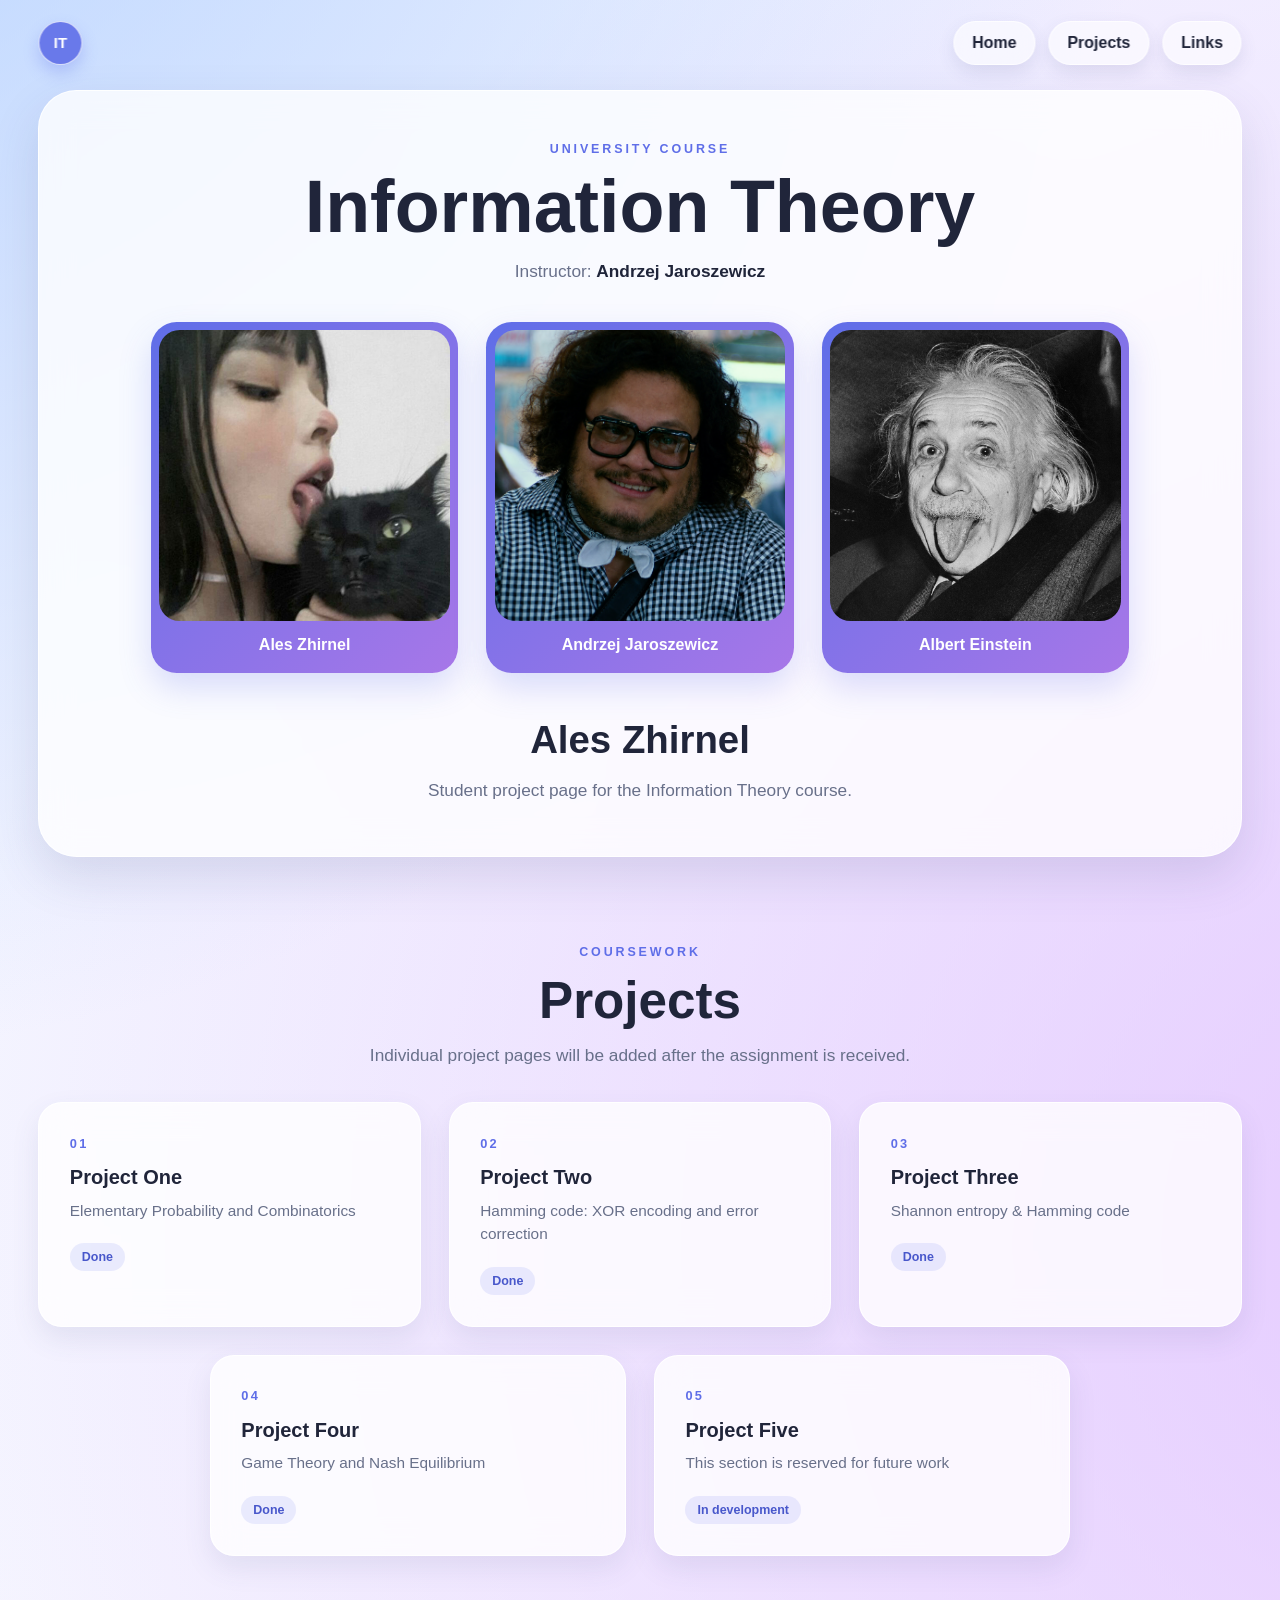
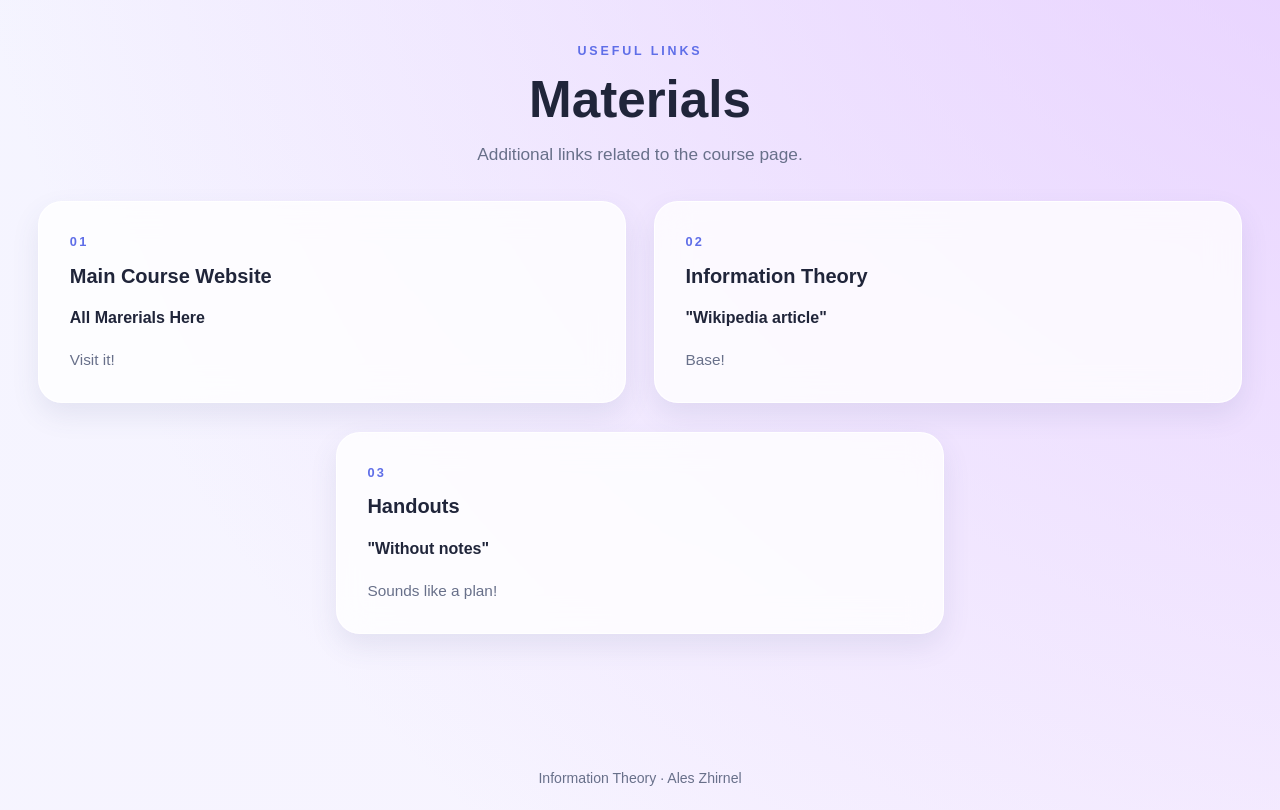
<file: index.html>
<!DOCTYPE html>
<html lang="en">
<head>
    <meta charset="UTF-8">

    <meta
        name="viewport"
        content="width=device-width, initial-scale=1.0"
    >

    <title>Information Theory | Ales Zhirnel</title>

    <link rel="icon" type="image/svg+xml" href="images/favicon.svg">
    <link rel="stylesheet" href="styles.css">
</head>

<body>

    <div class="page-wrapper">

        <header class="top-panel">

            <a href="https://xlebushekaleska.github.io/zhirnel.ales.github.io/" class="logo">IT</a>

            <nav class="navigation">
                <a href="#home">Home</a>
                <a href="#projects">Projects</a>
                <a href="#links">Links</a>
            </nav>

        </header>

        <main>

            <section class="profile-card" id="home">

                <p class="course-label">
                    University Course
                </p>

                <h1>Information Theory</h1>

                <p class="teacher">
                    Instructor:
                    <span>Andrzej Jaroszewicz</span>
                </p>

                <div class="image-gallery">

                    <a
                        href="https://xlebushekaleska.github.io/zhirnel.ales.github.io/"
                        class="image-card"
                        target="_blank"
                        rel="noopener noreferrer"
                    >
                        <img
                            src="images/ales_zhirnel_avatar.png"
                            alt="Profile image of Ales Zhirnel"
                            class="gallery-image"
                        >

                        <span class="image-caption">
                            Ales Zhirnel
                        </span>
                    </a>

                    <a
                        href="https://yaroshevich.com/"
                        class="image-card"
                        target="_blank"
                        rel="noopener noreferrer"
                    >
                        <img
                            src="images/andrey_yaroshewich_avatar.png"
                            alt="Portrait of Andrzej Jaroszewicz"
                            class="gallery-image"
                        >

                        <span class="image-caption">
                            Andrzej Jaroszewicz
                        </span>
                    </a>

                    <a
                        href="https://en.wikipedia.org/wiki/Albert_Einstein"
                        class="image-card"
                        target="_blank"
                        rel="noopener noreferrer"
                    >
                        <img
                            src="images/albert_einstein_avatar.jpg"
                            alt="Portrait of Albert Einstein"
                            class="gallery-image"
                        >

                        <span class="image-caption">
                            Albert Einstein
                        </span>
                    </a>

                </div>

                <h2 class="student-name">
                    Ales Zhirnel
                </h2>

                <p class="description">
                    Student project page for the Information Theory course.
                </p>

            </section>

            <section class="projects-section" id="projects">

                <div class="section-heading">

                    <p class="section-label">
                        Coursework
                    </p>

                    <h2>Projects</h2>

                    <p class="section-description">
                        Individual project pages will be added after the
                        assignment is received.
                    </p>

                </div>

                <div class="projects-grid">

                    <a class="project-card" href="project1/project1.html">
                        <span class="project-number">01</span>
                        <h3>Project One</h3>
                        <p>
                            Elementary Probability and Combinatorics
                        </p>
                        <span class="project-status">Done</span>
                    </a>

                    <a class="project-card" href="project2/project2.html">
                        <span class="project-number">02</span>
                        <h3>Project Two</h3>
                        <p>
                            Hamming code: XOR encoding and error correction
                        </p>
                        <span class="project-status">Done</span>
                    </a>

                    <a class="project-card" href="project3/project3.html">
                        <span class="project-number">03</span>
                        <h3>Project Three</h3>
                        <p>
                            Shannon entropy & Hamming code
                        </p>
                        <span class="project-status">Done</span>
                    </a>

                    <a class="project-card" href="project4/project4.html">
                        <span class="project-number">04</span>
                        <h3>Project Four</h3>
                        <p>
                            Game Theory and Nash Equilibrium
                        </p>
                        <span class="project-status">Done</span>
                    </a>

                    <a class="project-card" href="project5/project5+.html">
                        <span class="project-number">05</span>
                        <h3>Project Five</h3>
                        <p>
                            This section is reserved for future work
                        </p>
                        <span class="project-status">In development</span>
                    </a>
                    
                </div>

            </section>

            <section class="links-section" id="links">

                <div class="section-heading">

                    <p class="section-label">
                        Useful Links
                    </p>

                    <h2>Materials</h2>

                    <p class="section-description">
                        Additional links related to the course page.
                    </p>

                </div>

                <div class="links-grid">

                    <a
                        href="https://boole.bsite.net/"
                        class="useful-link-card"
                        target="_blank"
                        rel="noopener noreferrer"
                    >
                        <span class="link-number">
                            01
                        </span>

                        <h3>Main Course Website</h3>
                        <h4>All Marerials Here</h4>

                        <p>
                            Visit it!
                        </p>
                    </a>

                    <a
                        href="https://en.wikipedia.org/wiki/Information_theory"
                        class="useful-link-card"
                        target="_blank"
                        rel="noopener noreferrer"
                    >
                        <span class="link-number">
                            02
                        </span>

                        <h3>Information Theory</h3>
                        <h4>"Wikipedia article"</h4>

                        <p>
                            Base!
                        </p>
                    </a>

                    <a
                        href="Handouts_all_merged.pdf"
                        class="useful-link-card"
                        target="_blank"
                        rel="noopener noreferrer"
                    >
                        <span class="link-number">
                            03
                        </span>

                        <h3>Handouts</h3>
                        <h4>"Without notes"</h4>

                        <p>
                            Sounds like a plan!
                        </p>
                    </a>

                </div>

            </section>

        </main>

    </div>

    <footer>
        Information Theory · Ales Zhirnel
    </footer>

</body>
</html>
</file>
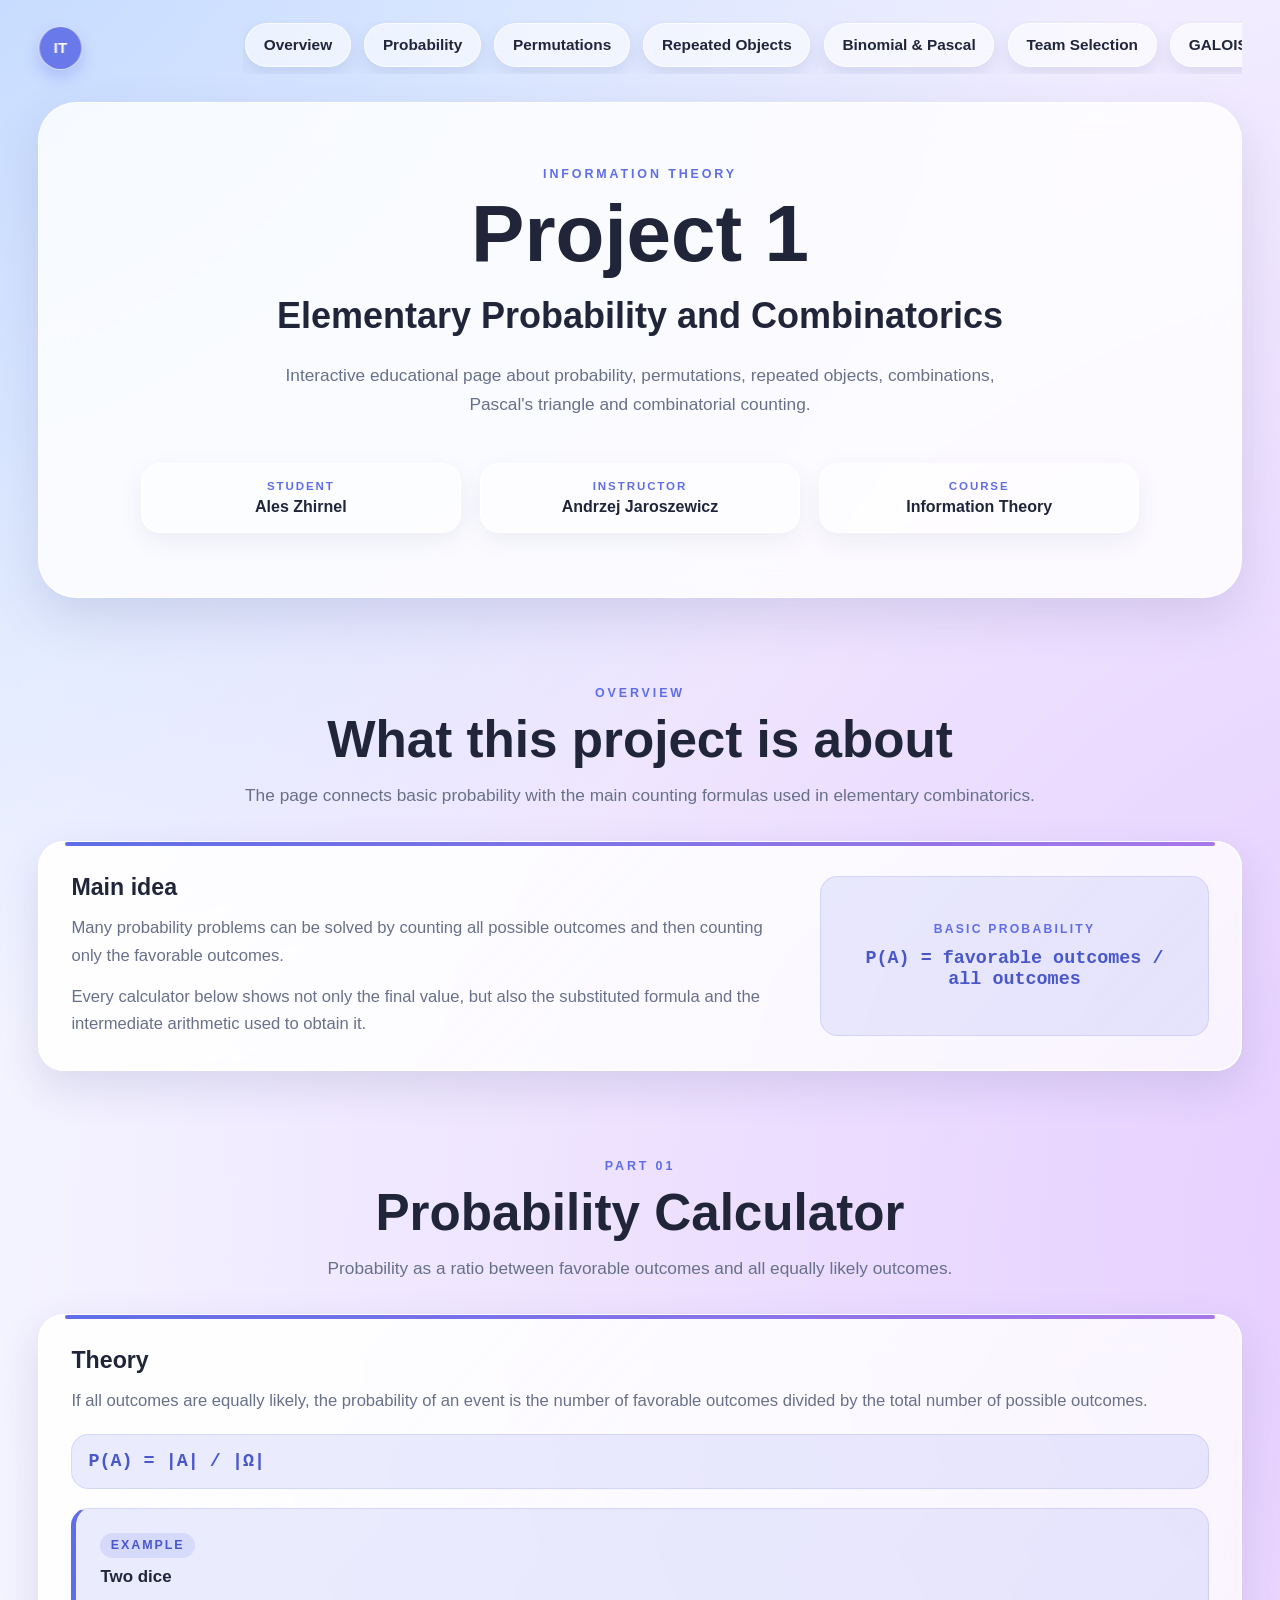
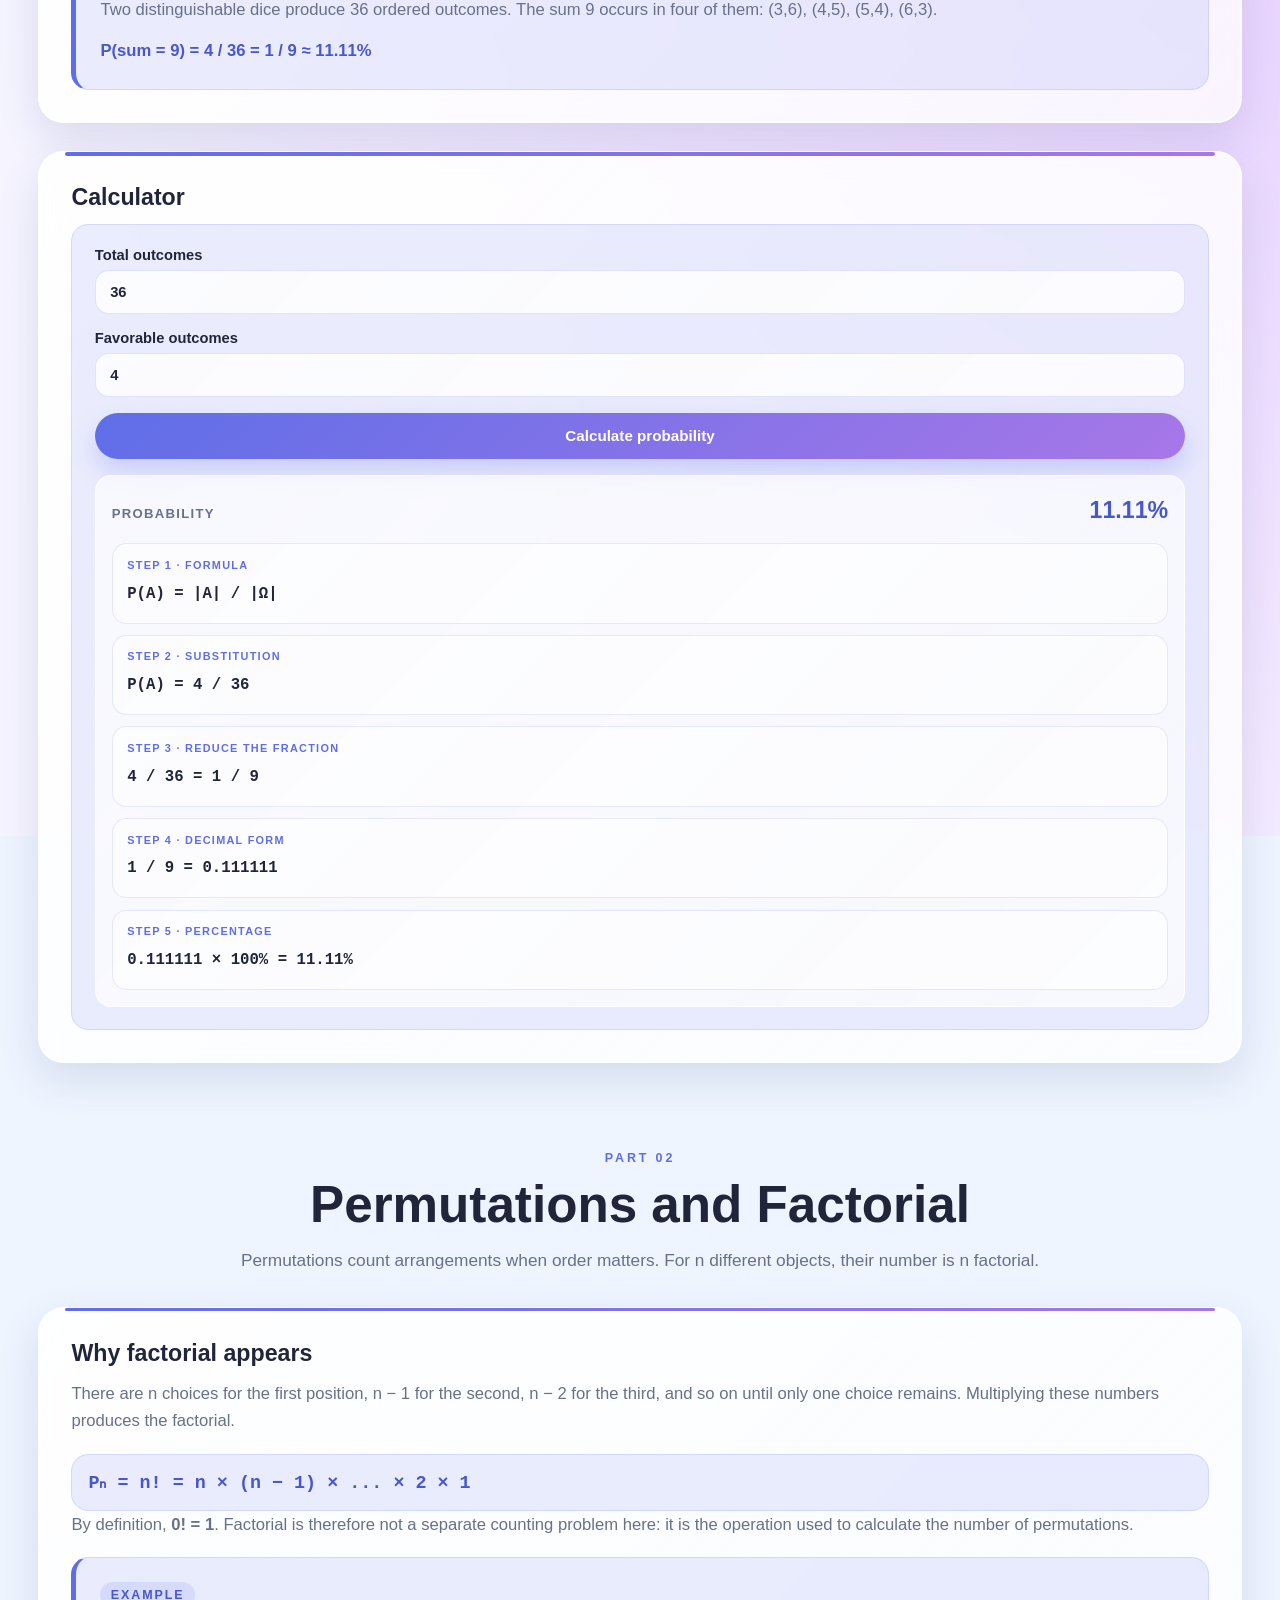
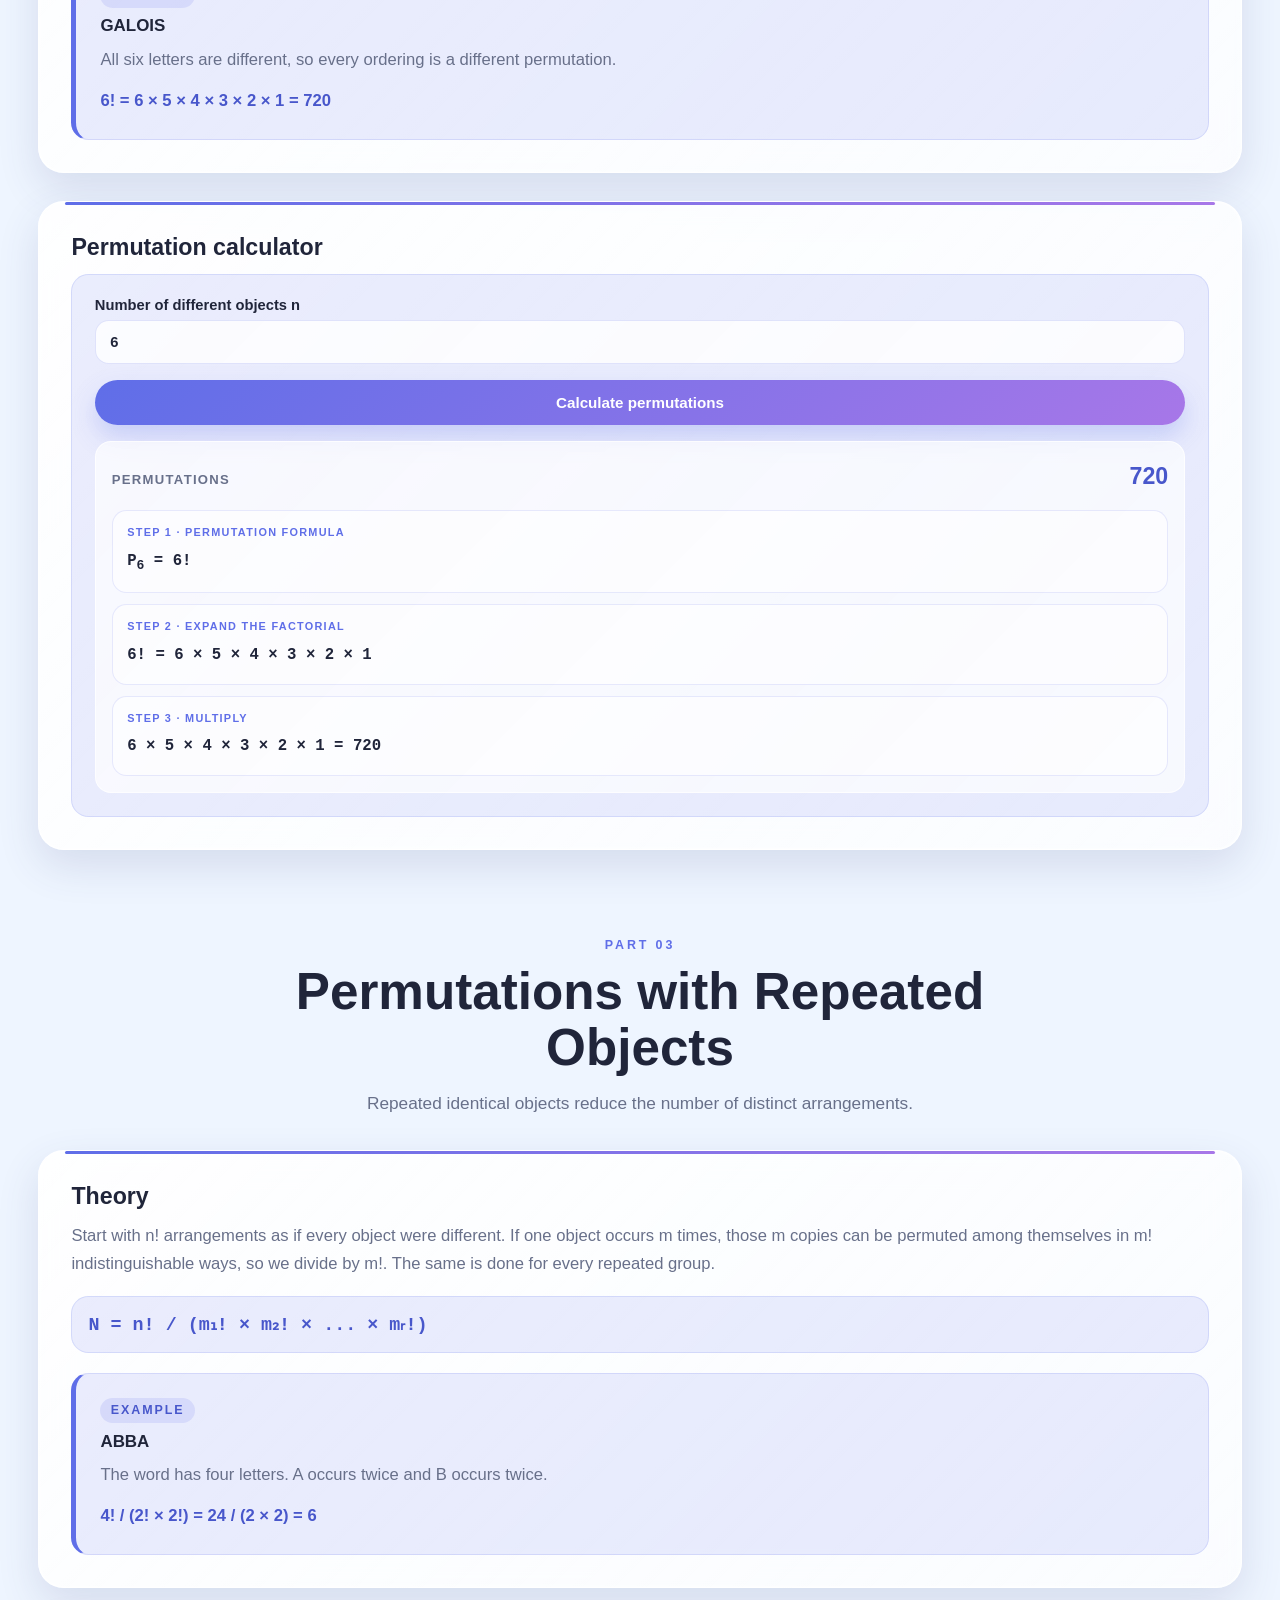
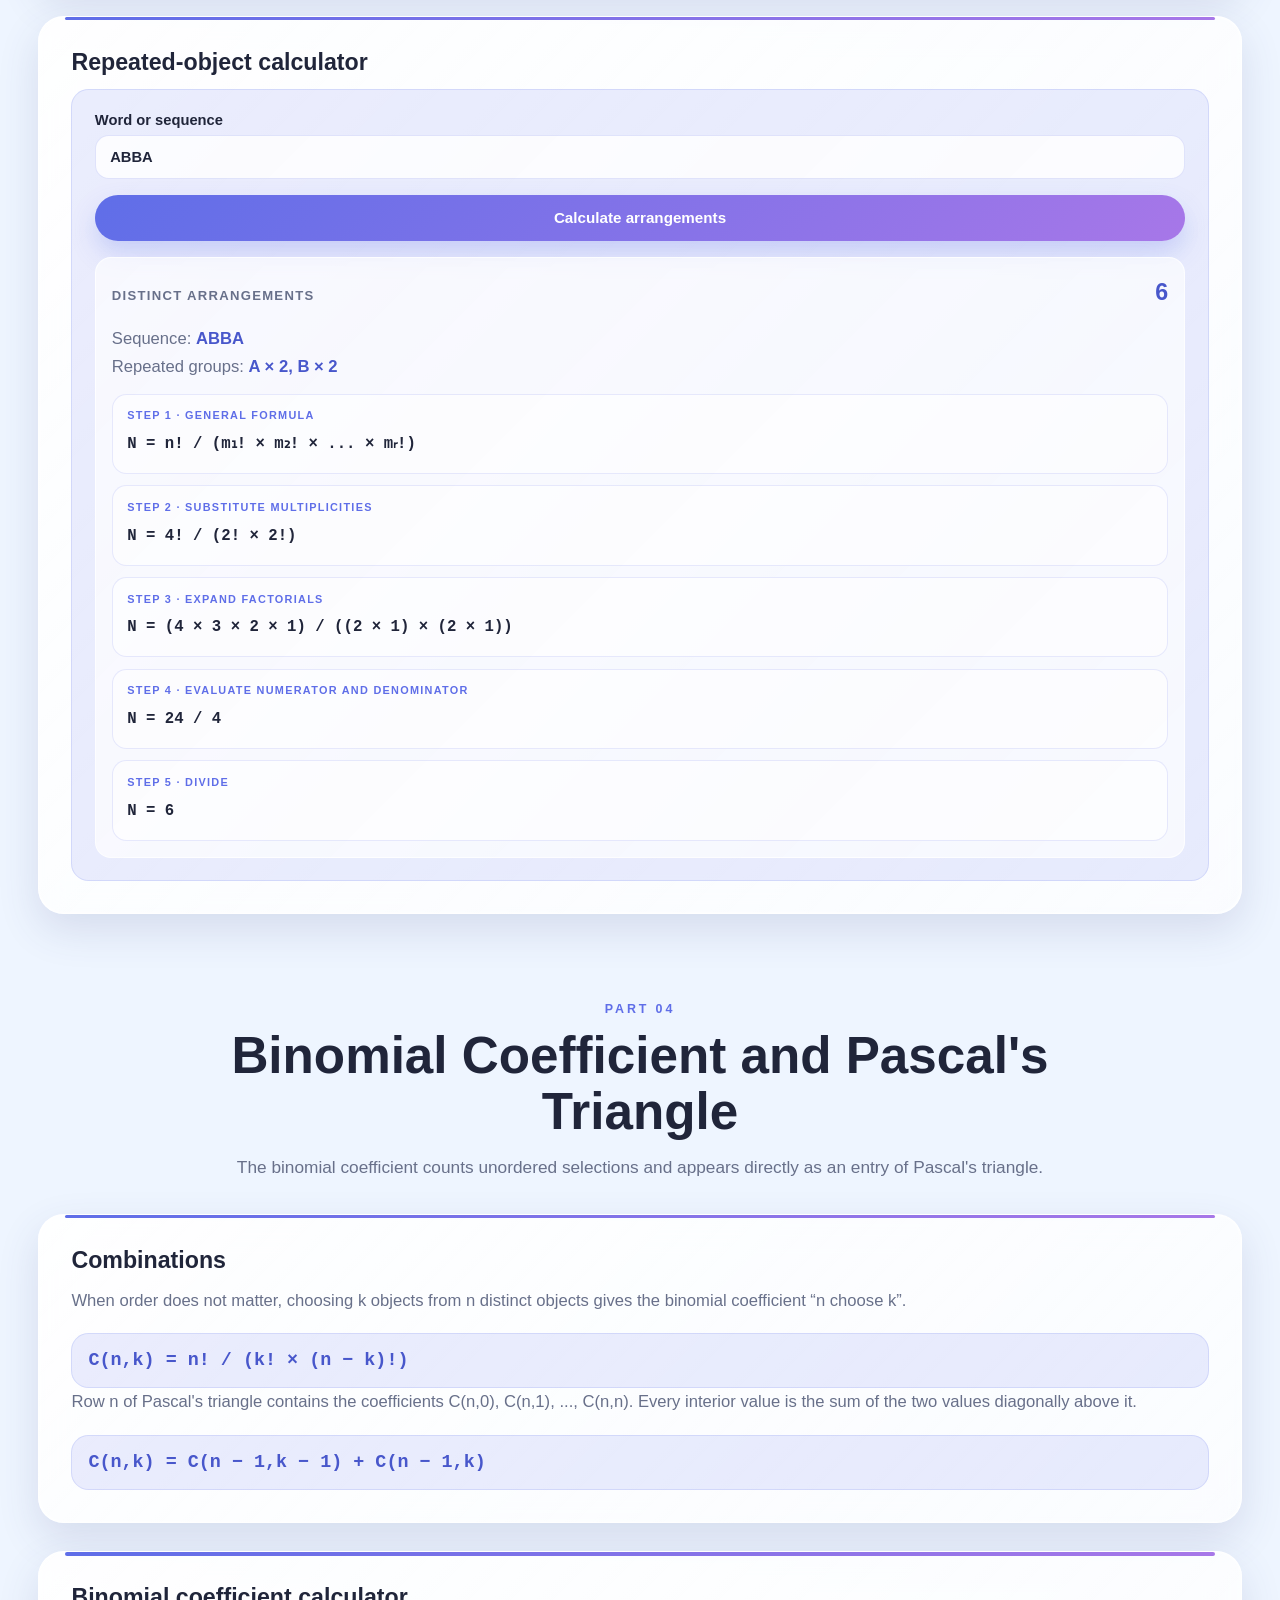
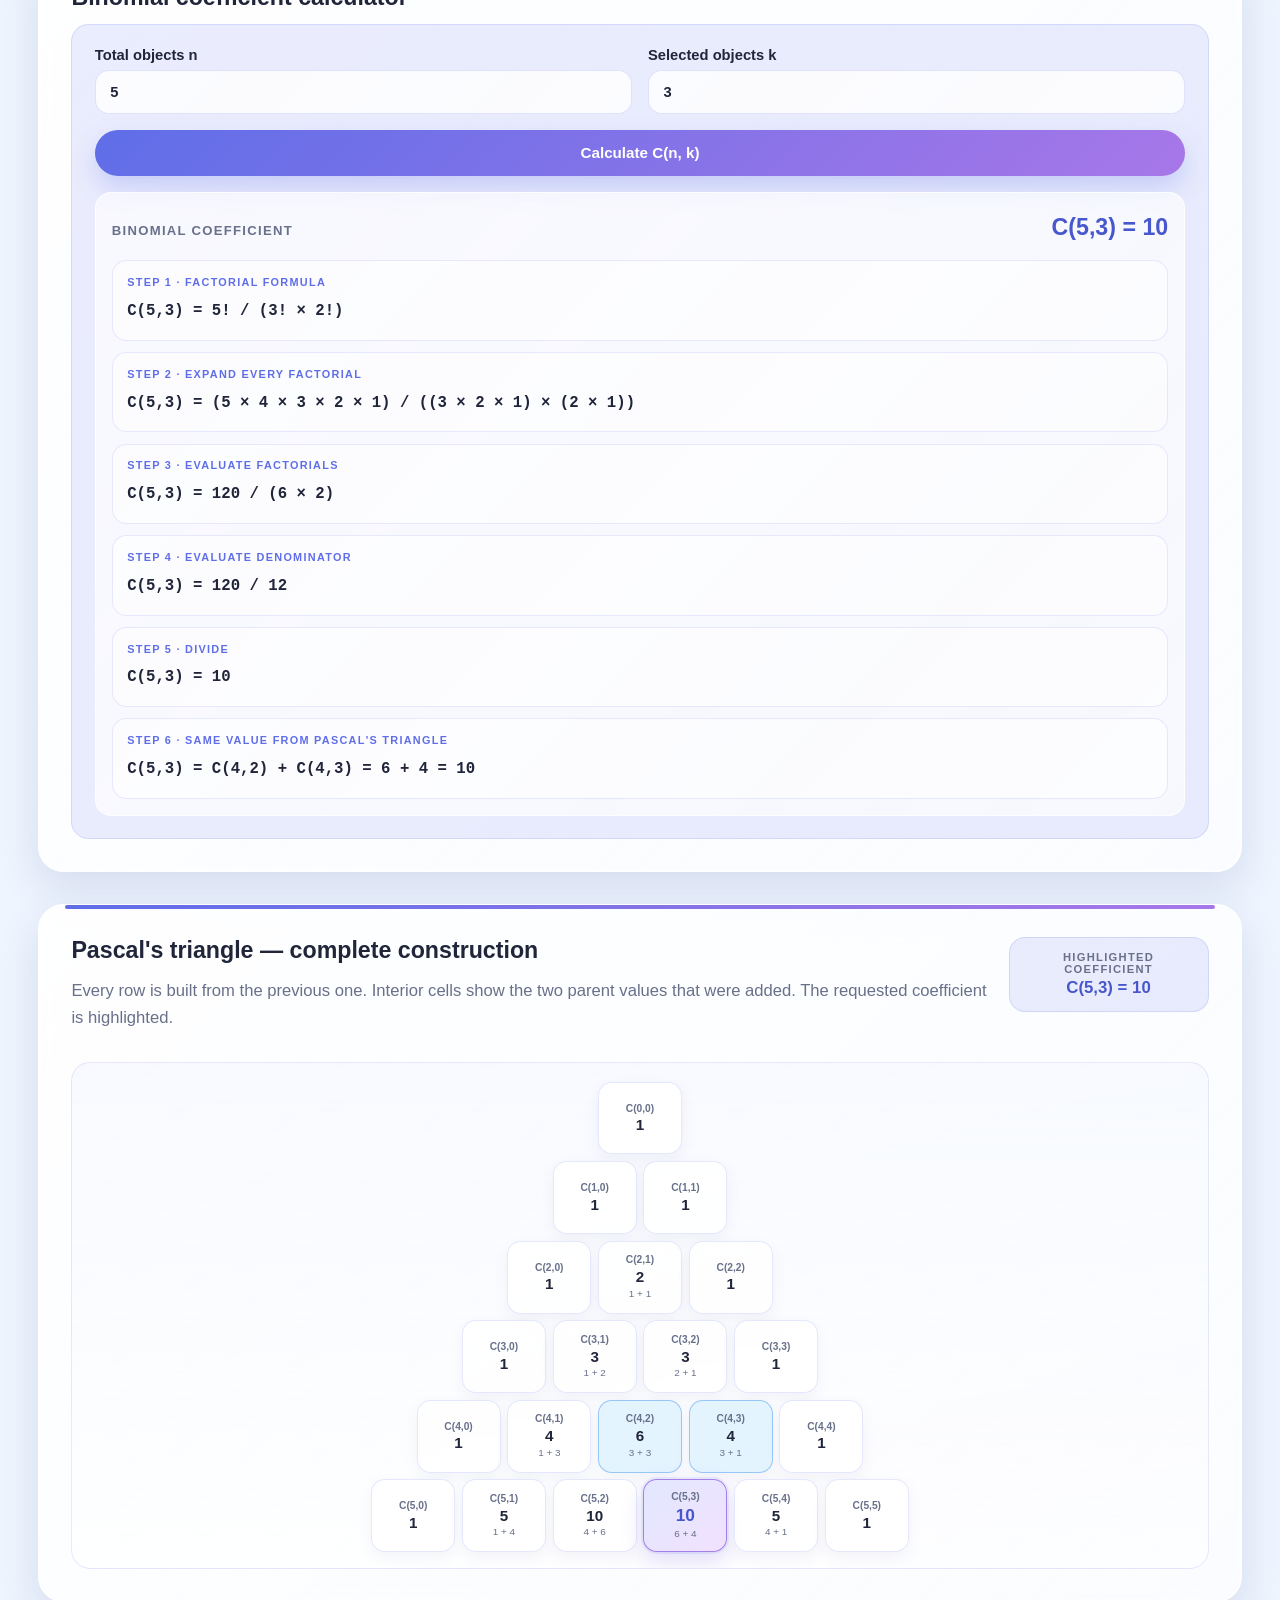
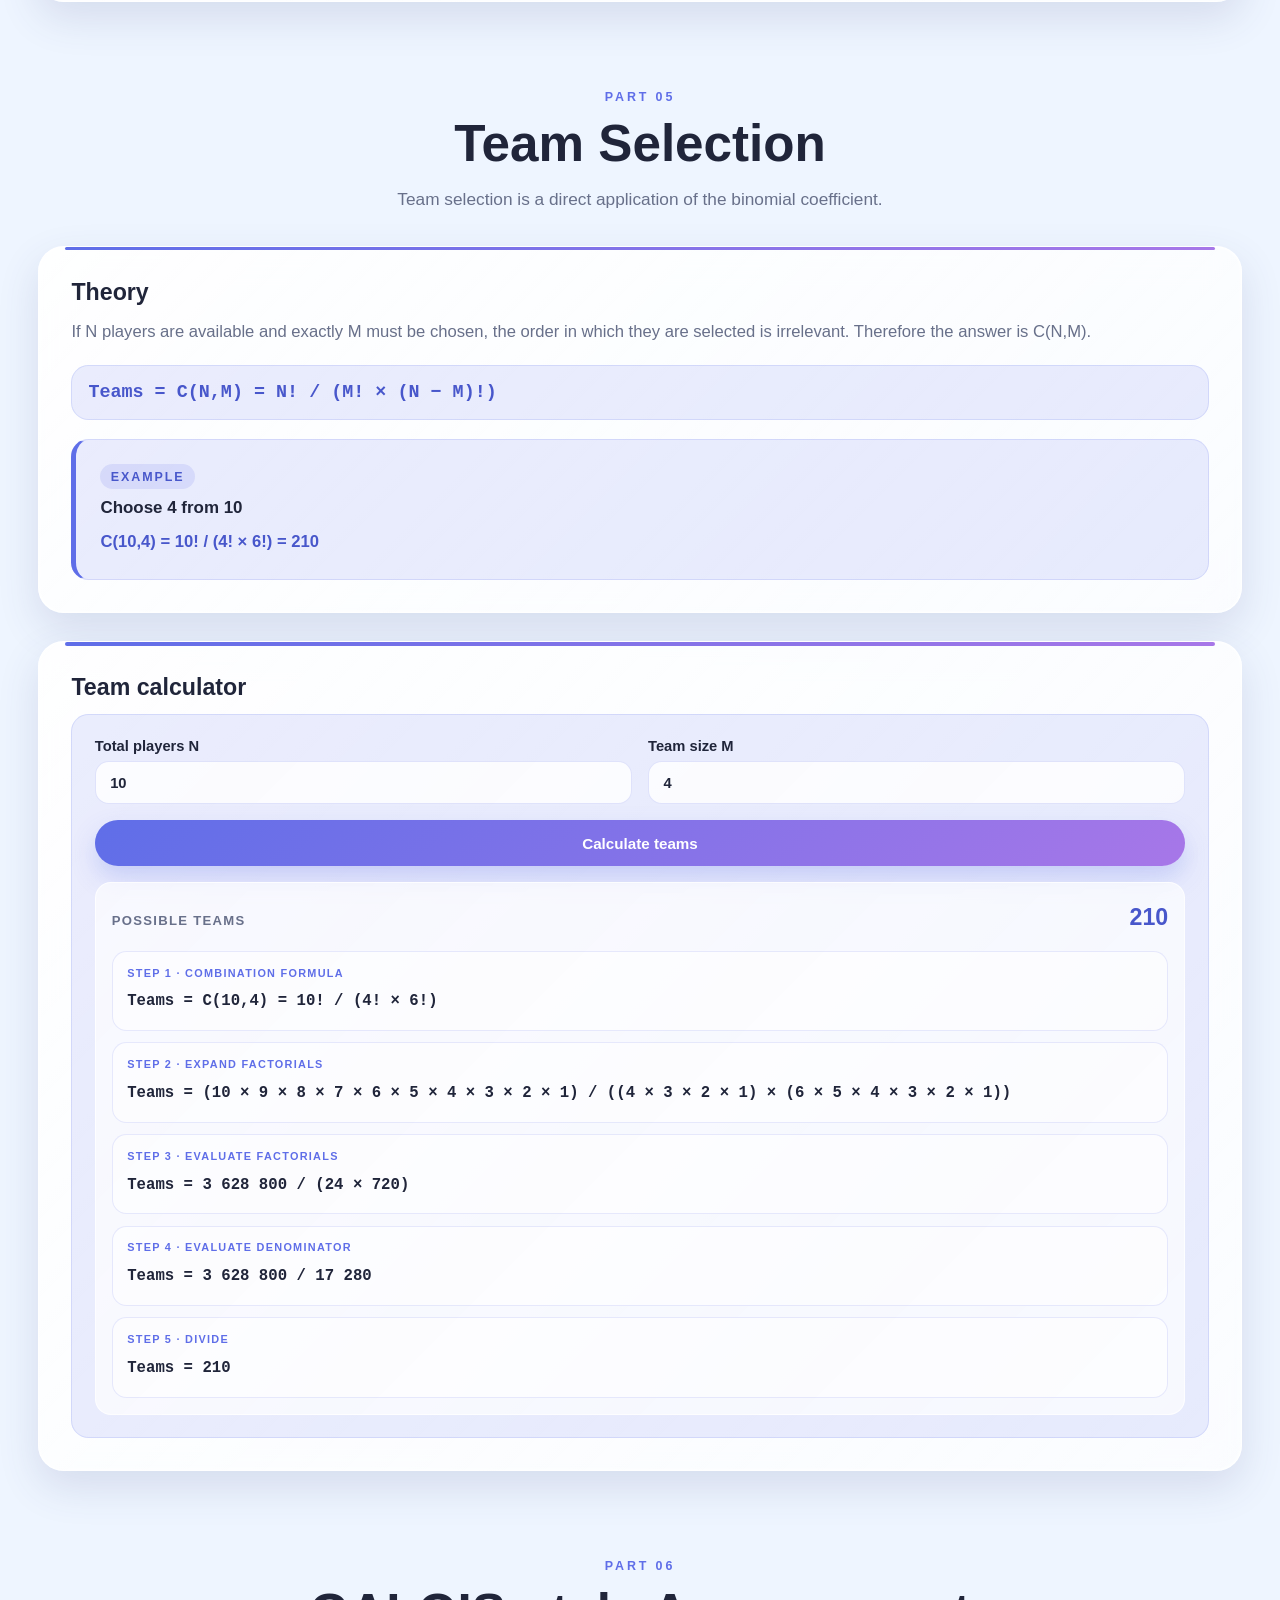
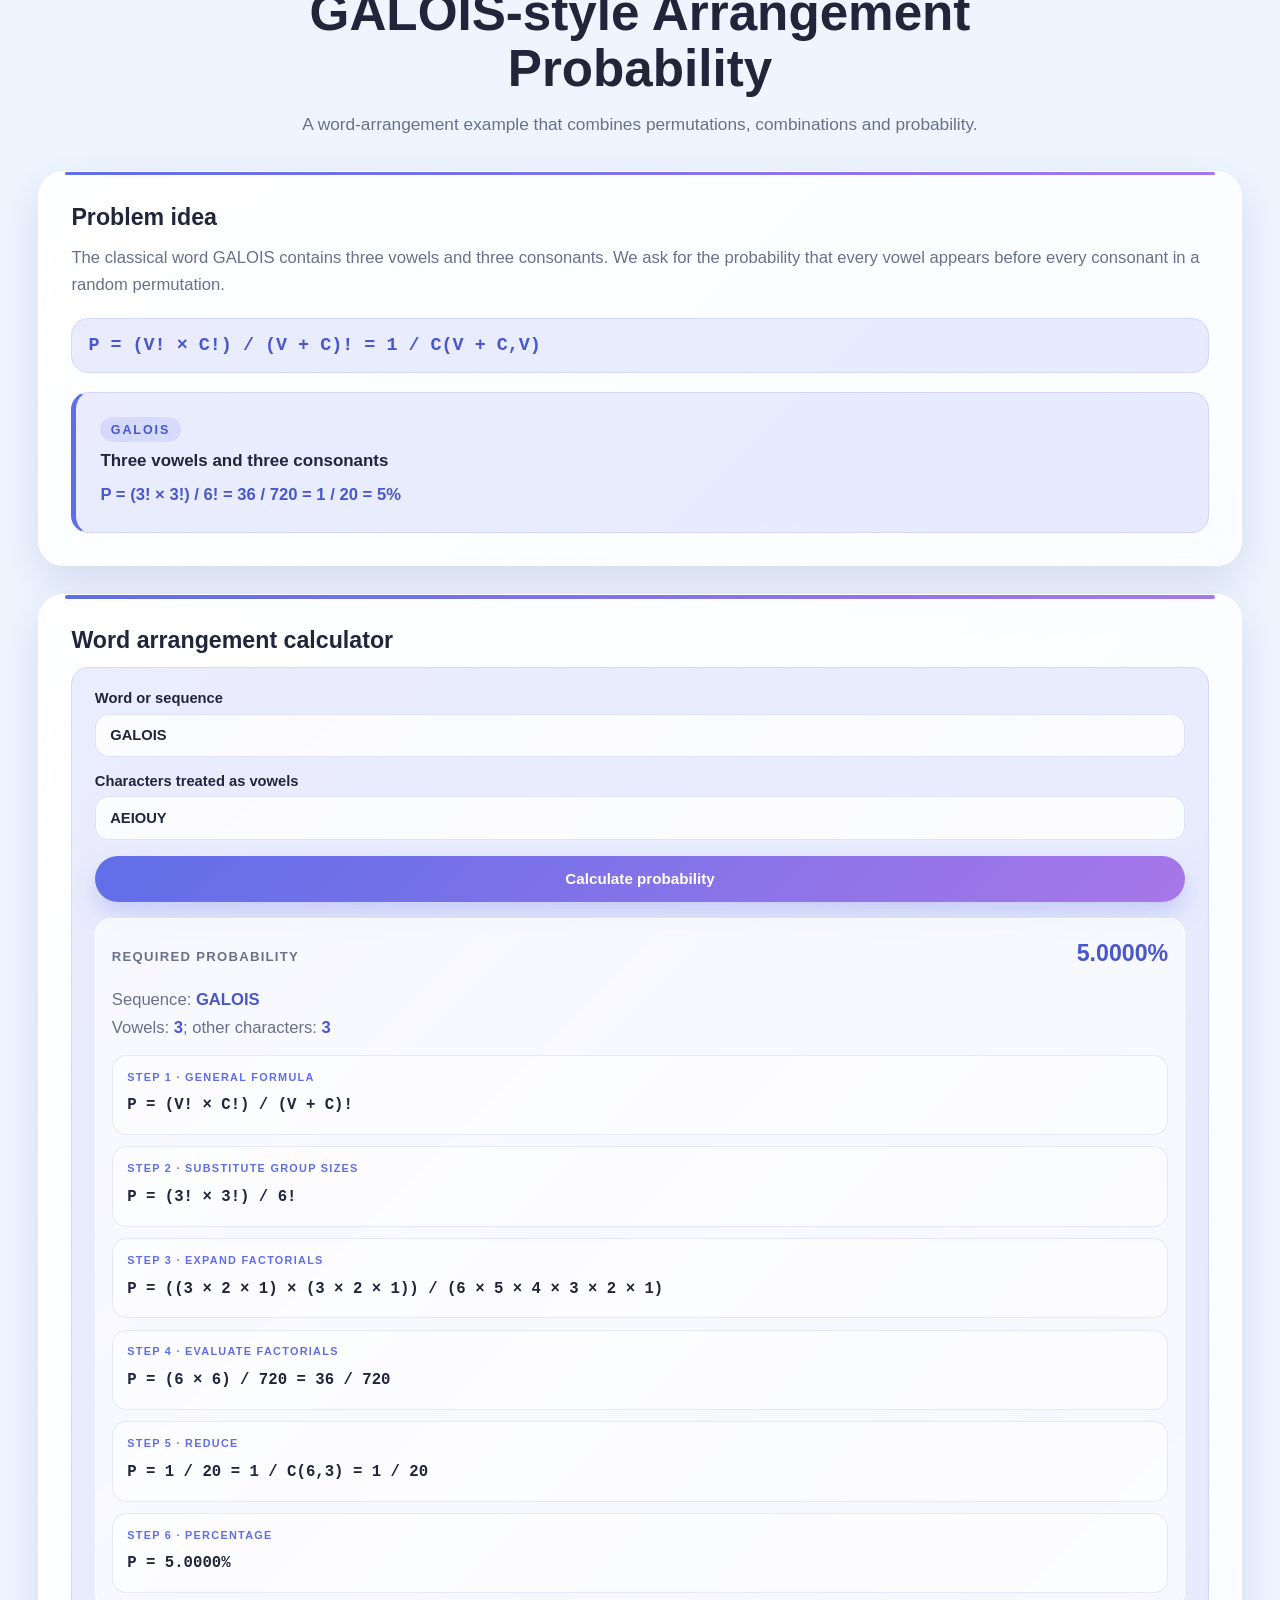
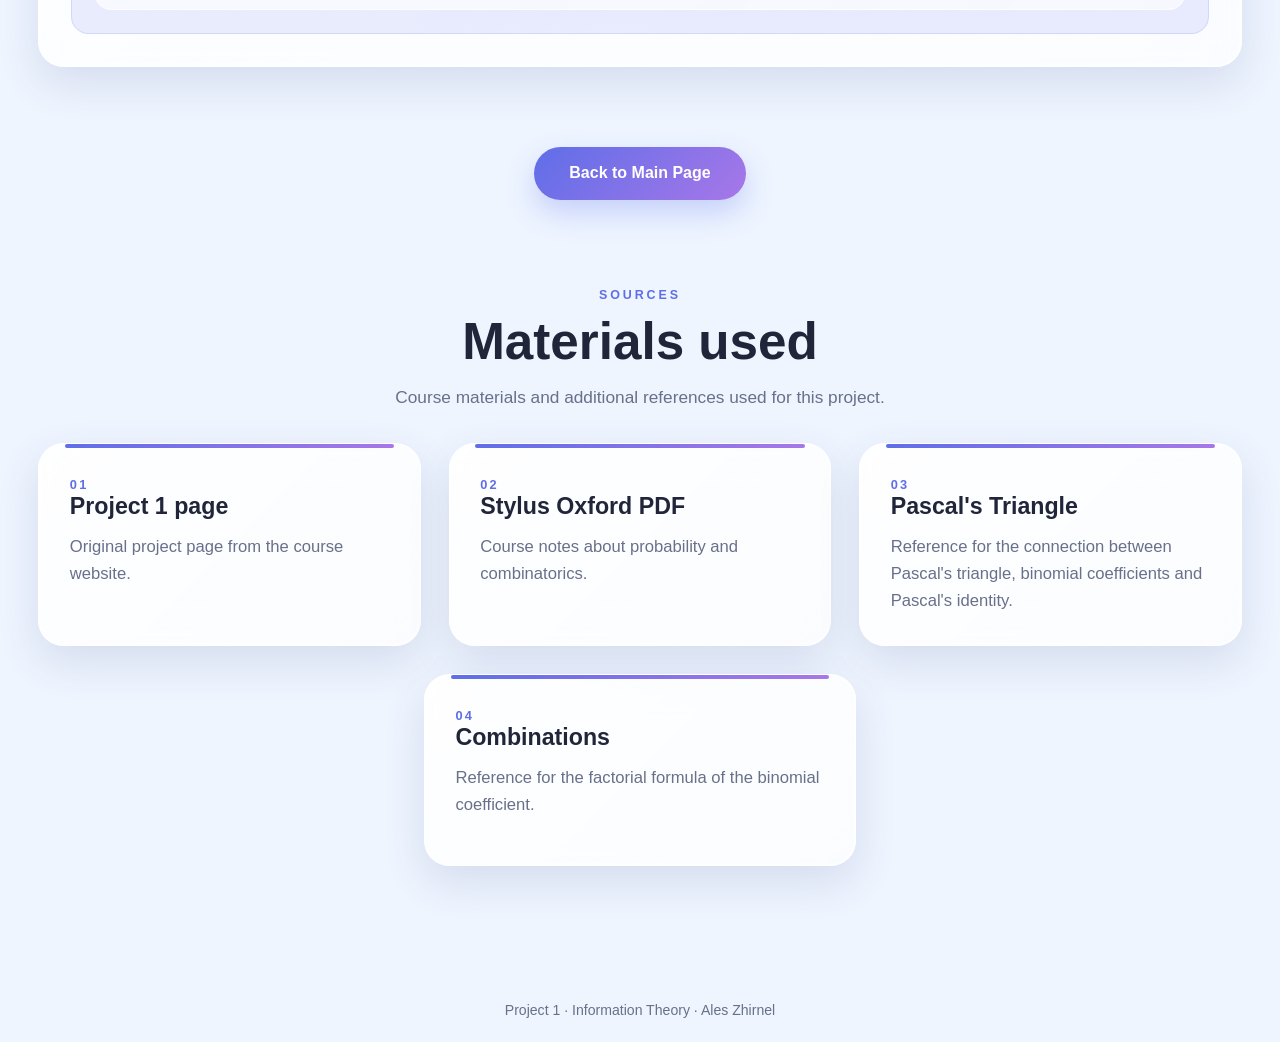
<file: project1/project1.html>
<!DOCTYPE html>
<html lang="en">
<head>
    <meta charset="UTF-8">
    <meta name="viewport" content="width=device-width, initial-scale=1.0">
    <title>Project 1 | Probability and Combinatorics</title>
    <link rel="icon" type="image/svg+xml" href="../images/favicon.svg">
    <link rel="stylesheet" href="../project.css">
    <script src="project1.js" defer></script>
</head>
<body class="project2-page">
    <div class="page-wrapper">
        <header class="top-panel">
            <a href="../index.html" class="logo" aria-label="Go to main page">IT</a>
            <nav class="project-navigation" aria-label="Project navigation">
                <a href="#overview">Overview</a>
                <a href="#probability">Probability</a>
                <a href="#permutations">Permutations</a>
                <a href="#repeated">Repeated Objects</a>
                <a href="#binomial">Binomial & Pascal</a>
                <a href="#team">Team Selection</a>
                <a href="#galois">GALOIS Example</a>
                <a href="#sources">Sources</a>
            </nav>
        </header>

        <main>
            <section class="project-hero" id="top">
                <p class="course-label">Information Theory</p>
                <h1>Project 1</h1>
                <h2>Elementary Probability and Combinatorics</h2>
                <p class="hero-description">
                    Interactive educational page about probability, permutations,
                    repeated objects, combinations, Pascal's triangle and combinatorial counting.
                </p>
                <div class="hero-meta">
                    <div class="meta-card">
                        <span class="meta-label">Student</span>
                        <strong>Ales Zhirnel</strong>
                    </div>
                    <div class="meta-card">
                        <span class="meta-label">Instructor</span>
                        <strong>Andrzej Jaroszewicz</strong>
                    </div>
                    <div class="meta-card">
                        <span class="meta-label">Course</span>
                        <strong>Information Theory</strong>
                    </div>
                </div>
            </section>

            <section class="content-section" id="overview">
                <div class="section-heading">
                    <p class="section-label">Overview</p>
                    <h2>What this project is about</h2>
                    <p class="section-description">
                        The page connects basic probability with the main counting formulas used in elementary combinatorics.
                    </p>
                </div>
                <div class="section-card wide-card">
                    <div class="text-block">
                        <h3>Main idea</h3>
                        <p>
                            Many probability problems can be solved by counting all possible outcomes
                            and then counting only the favorable outcomes.
                        </p>
                        <p>
                            Every calculator below shows not only the final value,
                            but also the substituted formula and the intermediate arithmetic used to obtain it.
                        </p>
                    </div>
                    <div class="formula-card">
                        <span class="formula-label">Basic probability</span>
                        <code>P(A) = favorable outcomes / all outcomes</code>
                    </div>
                </div>
            </section>

            <section class="content-section" id="probability">
                <div class="section-heading">
                    <p class="section-label">Part 01</p>
                    <h2>Probability Calculator</h2>
                    <p class="section-description">
                        Probability as a ratio between favorable outcomes and all equally likely outcomes.
                    </p>
                </div>
                <div class="section-grid">
                    <article class="theory-card">
                        <h3>Theory</h3>
                        <p>
                            If all outcomes are equally likely, the probability of an event is the number
                            of favorable outcomes divided by the total number of possible outcomes.
                        </p>
                        <div class="formula-line"><code>P(A) = |A| / |Ω|</code></div>
                        <div class="example-box">
                            <span class="example-label">Example</span>
                            <h4>Two dice</h4>
                            <p>
                                Two distinguishable dice produce 36 ordered outcomes. The sum 9 occurs in
                                four of them: (3,6), (4,5), (5,4), (6,3).
                            </p>
                            <p class="example-formula">P(sum = 9) = 4 / 36 = 1 / 9 ≈ 11.11%</p>
                        </div>
                    </article>

                    <article class="calculator-card">
                        <h3>Calculator</h3>
                        <div class="calculator-box">
                            <label class="input-group" for="probability-total">
                                <span>Total outcomes</span>
                                <input type="number" id="probability-total" min="1" step="1" value="36">
                            </label>
                            <label class="input-group" for="probability-favorable">
                                <span>Favorable outcomes</span>
                                <input type="number" id="probability-favorable" min="0" step="1" value="4">
                            </label>
                            <button type="button" class="calculator-button" id="probability-button">
                                Calculate probability
                            </button>
                            <div class="calculator-result" id="probability-result" aria-live="polite">
                                Result will appear here.
                            </div>
                        </div>
                    </article>
                </div>
            </section>

            <section class="content-section" id="permutations">
                <div class="section-heading">
                    <p class="section-label">Part 02</p>
                    <h2>Permutations and Factorial</h2>
                    <p class="section-description">
                        Permutations count arrangements when order matters. For n different objects,
                        their number is n factorial.
                    </p>
                </div>
                <div class="section-grid">
                    <article class="theory-card">
                        <h3>Why factorial appears</h3>
                        <p>
                            There are n choices for the first position, n − 1 for the second, n − 2 for
                            the third, and so on until only one choice remains. Multiplying these numbers
                            produces the factorial.
                        </p>
                        <div class="formula-line">
                            <code>Pₙ = n! = n × (n − 1) × ... × 2 × 1</code>
                        </div>
                        <p>
                            By definition, <strong>0! = 1</strong>. Factorial is therefore not a separate
                            counting problem here: it is the operation used to calculate the number of permutations.
                        </p>
                        <div class="example-box">
                            <span class="example-label">Example</span>
                            <h4>GALOIS</h4>
                            <p>All six letters are different, so every ordering is a different permutation.</p>
                            <p class="example-formula">6! = 6 × 5 × 4 × 3 × 2 × 1 = 720</p>
                        </div>
                    </article>

                    <article class="calculator-card">
                        <h3>Permutation calculator</h3>
                        <div class="calculator-box">
                            <label class="input-group" for="permutation-n">
                                <span>Number of different objects n</span>
                                <input type="number" id="permutation-n" min="0" max="200" step="1" value="6">
                            </label>
                            <button type="button" class="calculator-button" id="permutation-button">
                                Calculate permutations
                            </button>
                            <div class="calculator-result" id="permutation-result" aria-live="polite">
                                Result will appear here.
                            </div>
                        </div>
                    </article>
                </div>
            </section>

            <section class="content-section" id="repeated">
                <div class="section-heading">
                    <p class="section-label">Part 03</p>
                    <h2>Permutations with Repeated Objects</h2>
                    <p class="section-description">
                        Repeated identical objects reduce the number of distinct arrangements.
                    </p>
                </div>
                <div class="section-grid">
                    <article class="theory-card">
                        <h3>Theory</h3>
                        <p>
                            Start with n! arrangements as if every object were different. If one object occurs
                            m times, those m copies can be permuted among themselves in m! indistinguishable ways,
                            so we divide by m!. The same is done for every repeated group.
                        </p>
                        <div class="formula-line">
                            <code>N = n! / (m₁! × m₂! × ... × mᵣ!)</code>
                        </div>
                        <div class="example-box">
                            <span class="example-label">Example</span>
                            <h4>ABBA</h4>
                            <p>The word has four letters. A occurs twice and B occurs twice.</p>
                            <p class="example-formula">4! / (2! × 2!) = 24 / (2 × 2) = 6</p>
                        </div>
                    </article>

                    <article class="calculator-card">
                        <h3>Repeated-object calculator</h3>
                        <div class="calculator-box">
                            <label class="input-group" for="repeated-word">
                                <span>Word or sequence</span>
                                <input type="text" id="repeated-word" value="ABBA" maxlength="200"
                                    placeholder="For example: ABBA">
                            </label>
                            <button type="button" class="calculator-button" id="repeated-button">
                                Calculate arrangements
                            </button>
                            <div class="calculator-result" id="repeated-result" aria-live="polite">
                                Result will appear here.
                            </div>
                        </div>
                    </article>
                </div>
            </section>

            <section class="content-section" id="binomial">
                <div class="section-heading">
                    <p class="section-label">Part 04</p>
                    <h2>Binomial Coefficient and Pascal's Triangle</h2>
                    <p class="section-description">
                        The binomial coefficient counts unordered selections and appears directly as an entry of Pascal's triangle.
                    </p>
                </div>
                <div class="section-grid">
                    <article class="theory-card">
                        <h3>Combinations</h3>
                        <p>
                            When order does not matter, choosing k objects from n distinct objects gives the
                            binomial coefficient “n choose k”.
                        </p>
                        <div class="formula-line">
                            <code>C(n,k) = n! / (k! × (n − k)!)</code>
                        </div>
                        <p>
                            Row n of Pascal's triangle contains the coefficients C(n,0), C(n,1), ..., C(n,n).
                            Every interior value is the sum of the two values diagonally above it.
                        </p>
                        <div class="formula-line">
                            <code>C(n,k) = C(n − 1,k − 1) + C(n − 1,k)</code>
                        </div>
                    </article>

                    <article class="calculator-card">
                        <h3>Binomial coefficient calculator</h3>
                        <div class="calculator-box two-column-inputs">
                            <label class="input-group" for="binomial-n">
                                <span>Total objects n</span>
                                <input type="number" id="binomial-n" min="0" max="30" step="1" value="5">
                            </label>
                            <label class="input-group" for="binomial-k">
                                <span>Selected objects k</span>
                                <input type="number" id="binomial-k" min="0" max="30" step="1" value="3">
                            </label>
                            <button type="button" class="calculator-button full-width" id="binomial-button">
                                Calculate C(n, k)
                            </button>
                            <div class="calculator-result full-width" id="binomial-result" aria-live="polite">
                                Result will appear here.
                            </div>
                        </div>
                    </article>
                </div>

                <div class="visualization-card pascal-visualization">
                    <div class="visualization-heading-row">
                        <div>
                            <h3>Pascal's triangle — complete construction</h3>
                            <p>
                                Every row is built from the previous one. Interior cells show the two parent
                                values that were added. The requested coefficient is highlighted.
                            </p>
                        </div>
                        <div class="pascal-target-summary" id="pascal-target-summary">
                            C(5,3) = 10
                        </div>
                    </div>
                    <div class="pascal-scroll">
                        <div class="pascal-triangle" id="pascal-triangle" aria-live="polite"></div>
                    </div>
                </div>
            </section>

            <section class="content-section" id="team">
                <div class="section-heading">
                    <p class="section-label">Part 05</p>
                    <h2>Team Selection</h2>
                    <p class="section-description">
                        Team selection is a direct application of the binomial coefficient.
                    </p>
                </div>
                <div class="section-grid">
                    <article class="theory-card">
                        <h3>Theory</h3>
                        <p>
                            If N players are available and exactly M must be chosen, the order in which they
                            are selected is irrelevant. Therefore the answer is C(N,M).
                        </p>
                        <div class="formula-line">
                            <code>Teams = C(N,M) = N! / (M! × (N − M)!)</code>
                        </div>
                        <div class="example-box">
                            <span class="example-label">Example</span>
                            <h4>Choose 4 from 10</h4>
                            <p class="example-formula">C(10,4) = 10! / (4! × 6!) = 210</p>
                        </div>
                    </article>

                    <article class="calculator-card">
                        <h3>Team calculator</h3>
                        <div class="calculator-box two-column-inputs">
                            <label class="input-group" for="team-total">
                                <span>Total players N</span>
                                <input type="number" id="team-total" min="0" max="500" step="1" value="10">
                            </label>
                            <label class="input-group" for="team-selected">
                                <span>Team size M</span>
                                <input type="number" id="team-selected" min="0" max="500" step="1" value="4">
                            </label>
                            <button type="button" class="calculator-button full-width" id="team-button">
                                Calculate teams
                            </button>
                            <div class="calculator-result full-width" id="team-result" aria-live="polite">
                                Result will appear here.
                            </div>
                        </div>
                    </article>
                </div>
            </section>

            <section class="content-section" id="galois">
                <div class="section-heading">
                    <p class="section-label">Part 06</p>
                    <h2>GALOIS-style Arrangement Probability</h2>
                    <p class="section-description">
                        A word-arrangement example that combines permutations, combinations and probability.
                    </p>
                </div>
                <div class="section-grid">
                    <article class="theory-card">
                        <h3>Problem idea</h3>
                        <p>
                            The classical word GALOIS contains three vowels and three consonants.
                            We ask for the probability that every vowel appears before every consonant
                            in a random permutation.
                        </p>
                        <div class="formula-line">
                            <code>P = (V! × C!) / (V + C)! = 1 / C(V + C,V)</code>
                        </div>
                        <div class="example-box">
                            <span class="example-label">GALOIS</span>
                            <h4>Three vowels and three consonants</h4>
                            <p class="example-formula">
                                P = (3! × 3!) / 6! = 36 / 720 = 1 / 20 = 5%
                            </p>
                        </div>
                    </article>

                    <article class="calculator-card">
                        <h3>Word arrangement calculator</h3>
                        <div class="calculator-box">
                            <label class="input-group" for="galois-word">
                                <span>Word or sequence</span>
                                <input type="text" id="galois-word" value="GALOIS" maxlength="200"
                                    placeholder="For example: GALOIS">
                            </label>
                            <label class="input-group" for="galois-vowels">
                                <span>Characters treated as vowels</span>
                                <input type="text" id="galois-vowels" value="AEIOUY" maxlength="100"
                                    placeholder="AEIOUY">
                            </label>
                            <button type="button" class="calculator-button" id="galois-button">
                                Calculate probability
                            </button>
                            <div class="calculator-result" id="galois-result" aria-live="polite">
                                Result will appear here.
                            </div>
                        </div>
                    </article>
                </div>
            </section>

            <section class="back-home-section" aria-label="Back to main page">
                <a href="../index.html#projects" class="back-home-button">Back to Main Page</a>
            </section>

            <section class="content-section" id="sources">
                <div class="section-heading">
                    <p class="section-label">Sources</p>
                    <h2>Materials used</h2>
                    <p class="section-description">
                        Course materials and additional references used for this project.
                    </p>
                </div>
                <div class="source-grid">
                    <a href="https://boole.bsite.net/Projects/1/" class="source-card"
                        target="_blank" rel="noopener noreferrer">
                        <span class="source-number">01</span>
                        <h3>Project 1 page</h3>
                        <p>Original project page from the course website.</p>
                    </a>
                    <a href="https://boole.bsite.net/Projects/1/Stylus_Oxford.pdf" class="source-card"
                        target="_blank" rel="noopener noreferrer">
                        <span class="source-number">02</span>
                        <h3>Stylus Oxford PDF</h3>
                        <p>Course notes about probability and combinatorics.</p>
                    </a>
                    <a href="https://mathworld.wolfram.com/PascalsTriangle.html" class="source-card"
                        target="_blank" rel="noopener noreferrer">
                        <span class="source-number">03</span>
                        <h3>Pascal's Triangle</h3>
                        <p>
                            Reference for the connection between Pascal's triangle,
                            binomial coefficients and Pascal's identity.
                        </p>
                    </a>
                    <a href="https://mathworld.wolfram.com/Combination.html" class="source-card"
                        target="_blank" rel="noopener noreferrer">
                        <span class="source-number">04</span>
                        <h3>Combinations</h3>
                        <p>Reference for the factorial formula of the binomial coefficient.</p>
                    </a>
                </div>
            </section>
        </main>
    </div>

    <footer>Project 1 · Information Theory · Ales Zhirnel</footer>
</body>
</html>
</file>
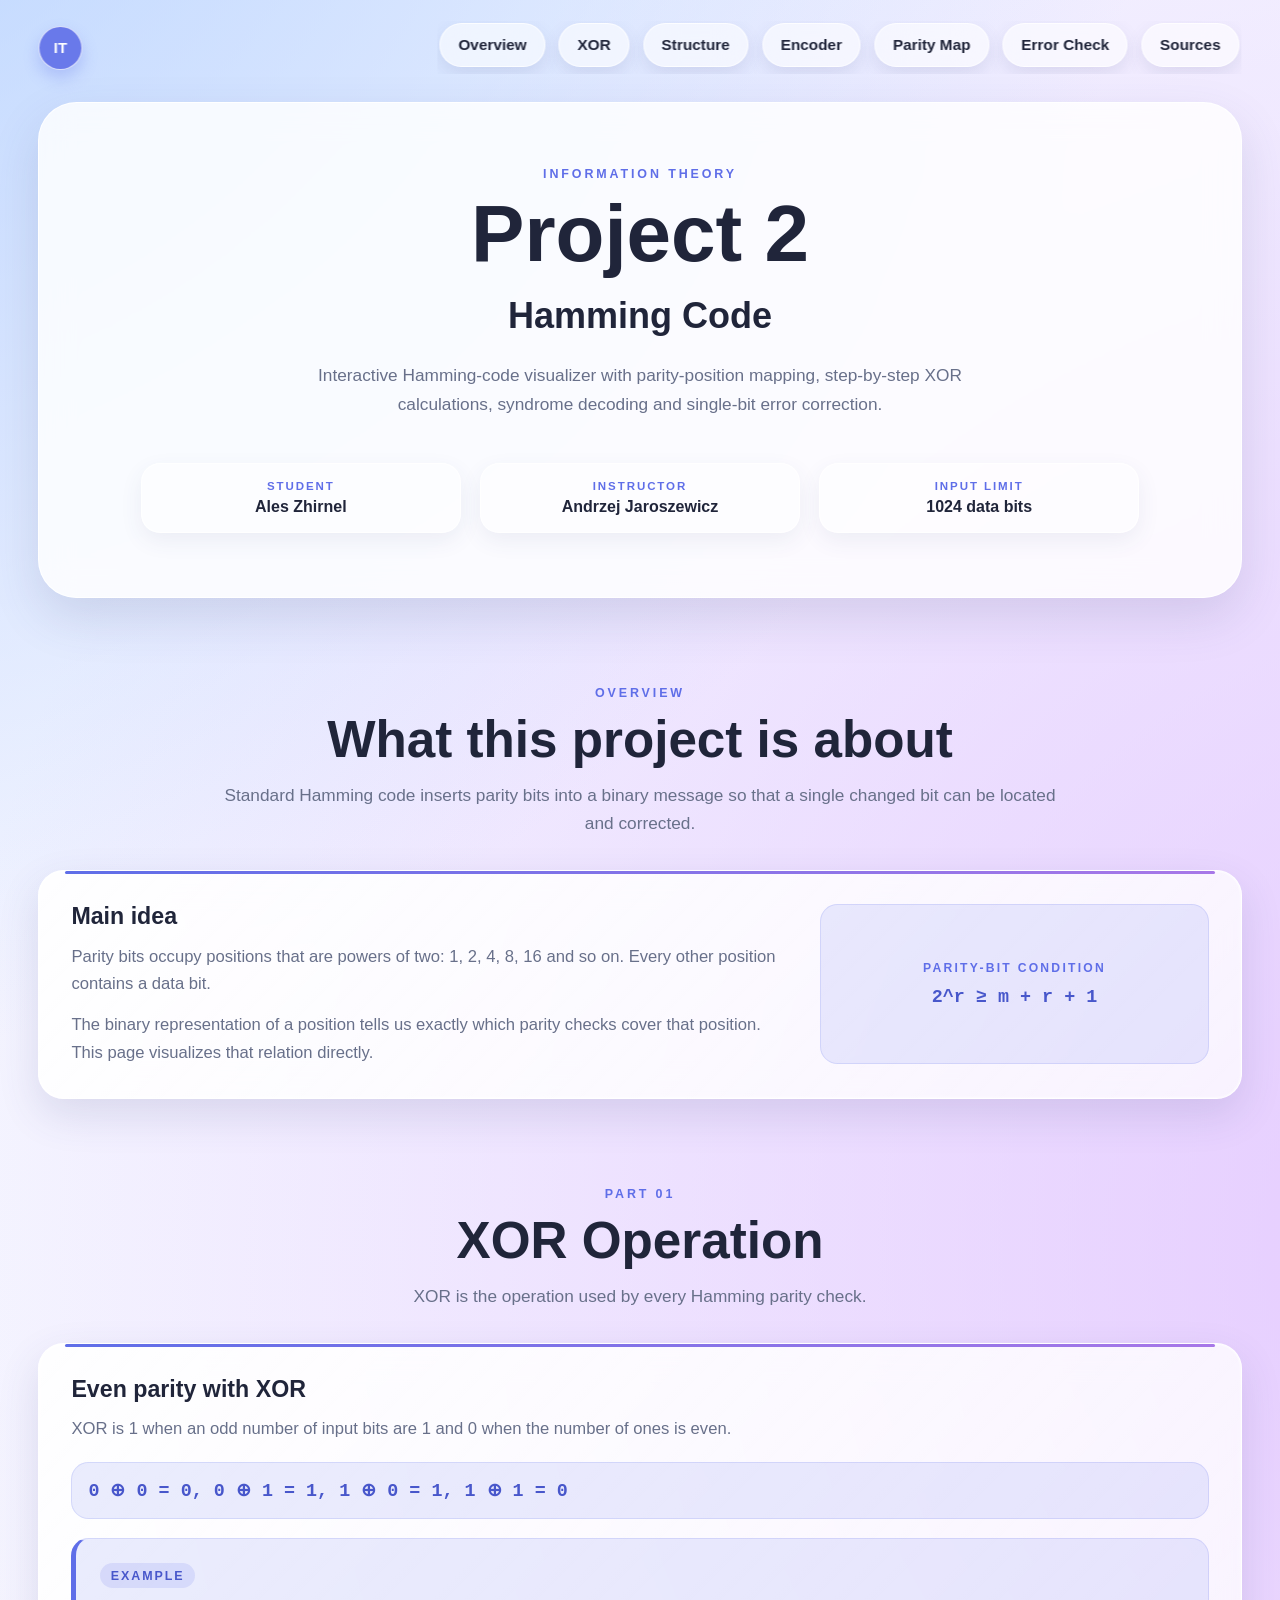
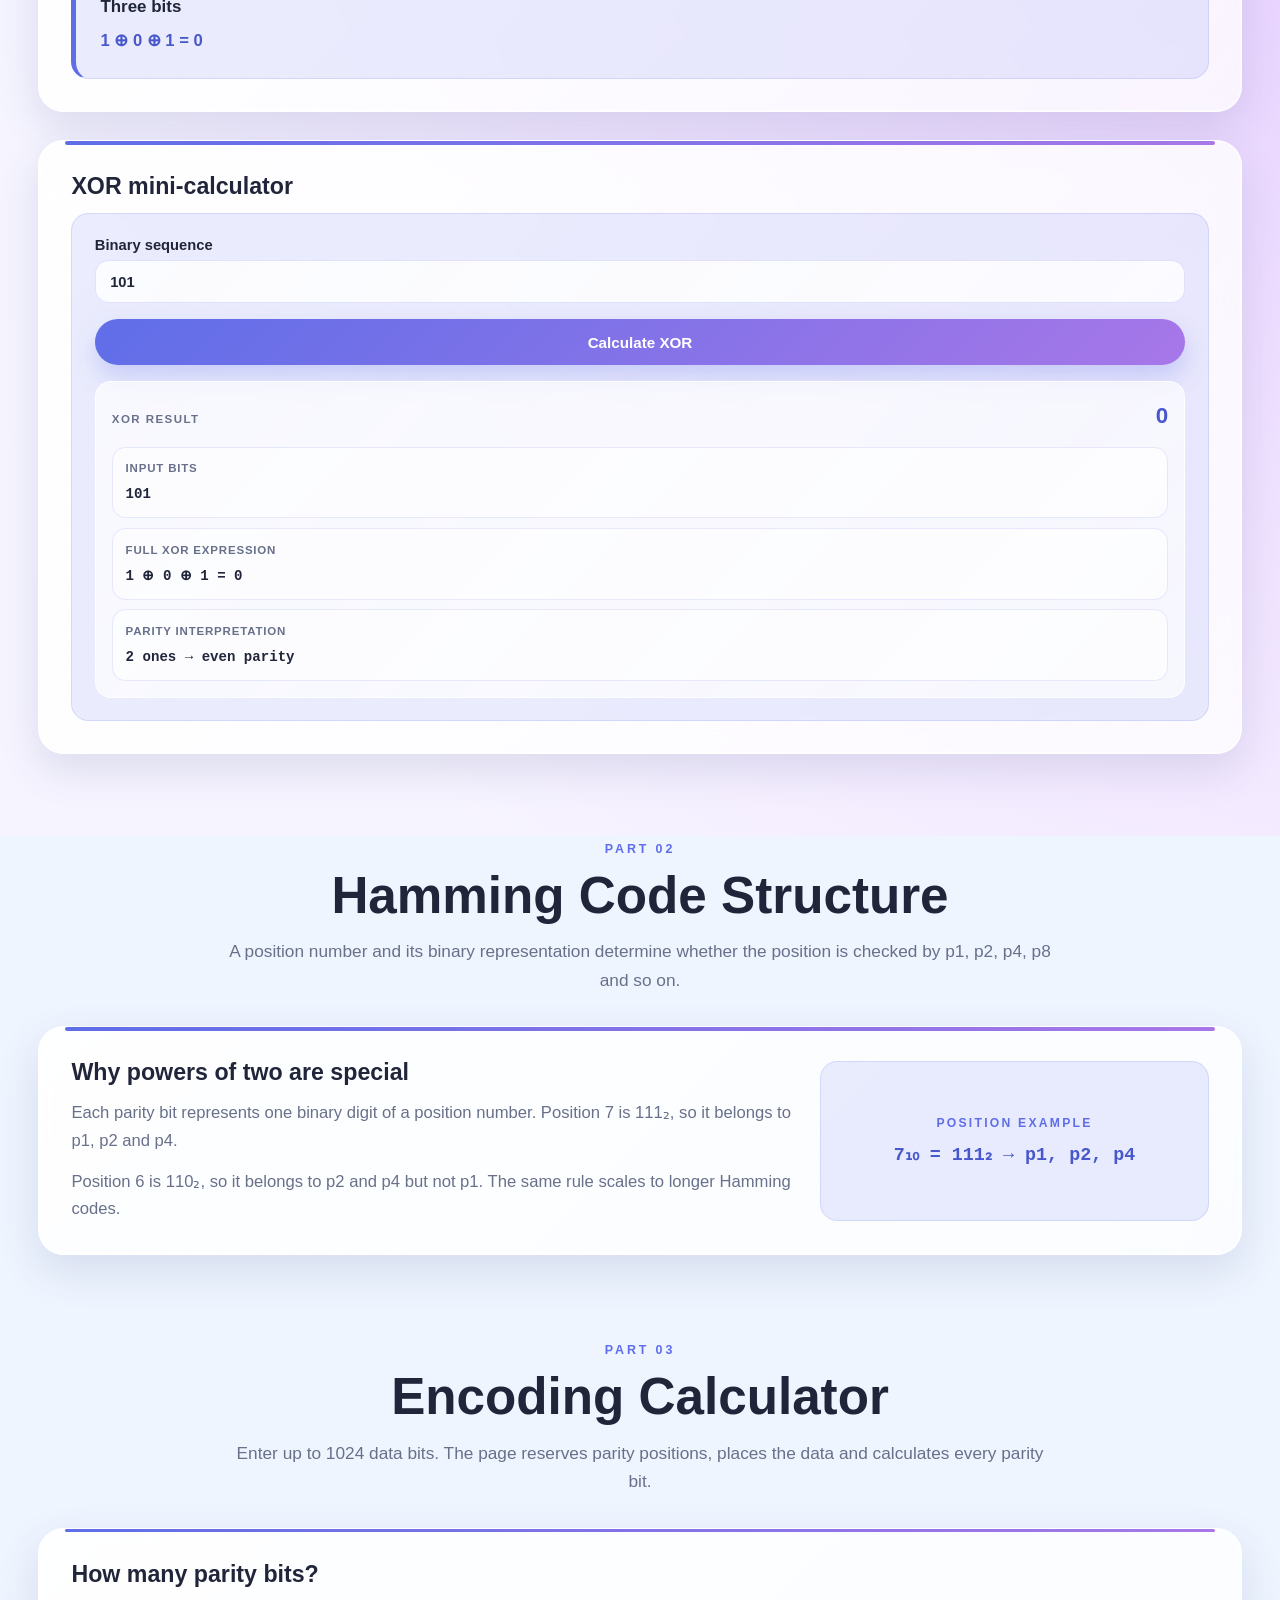
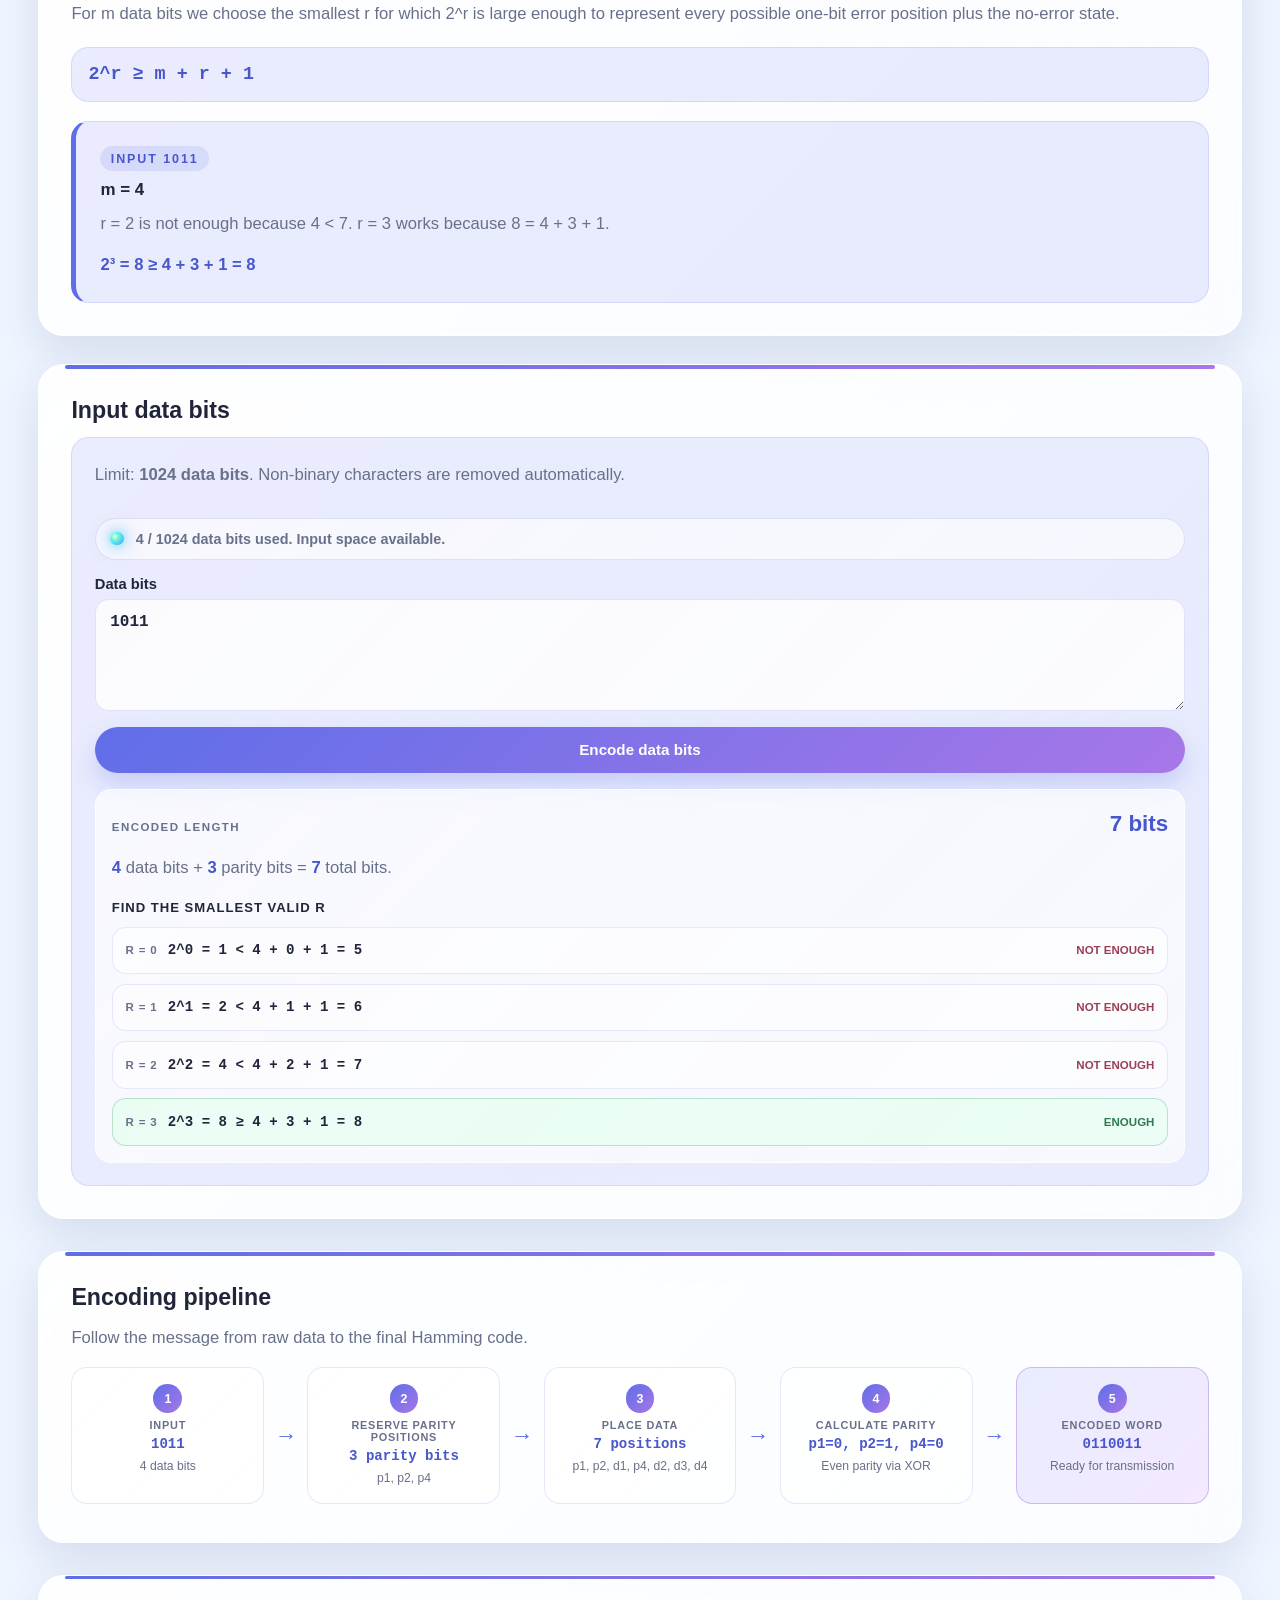
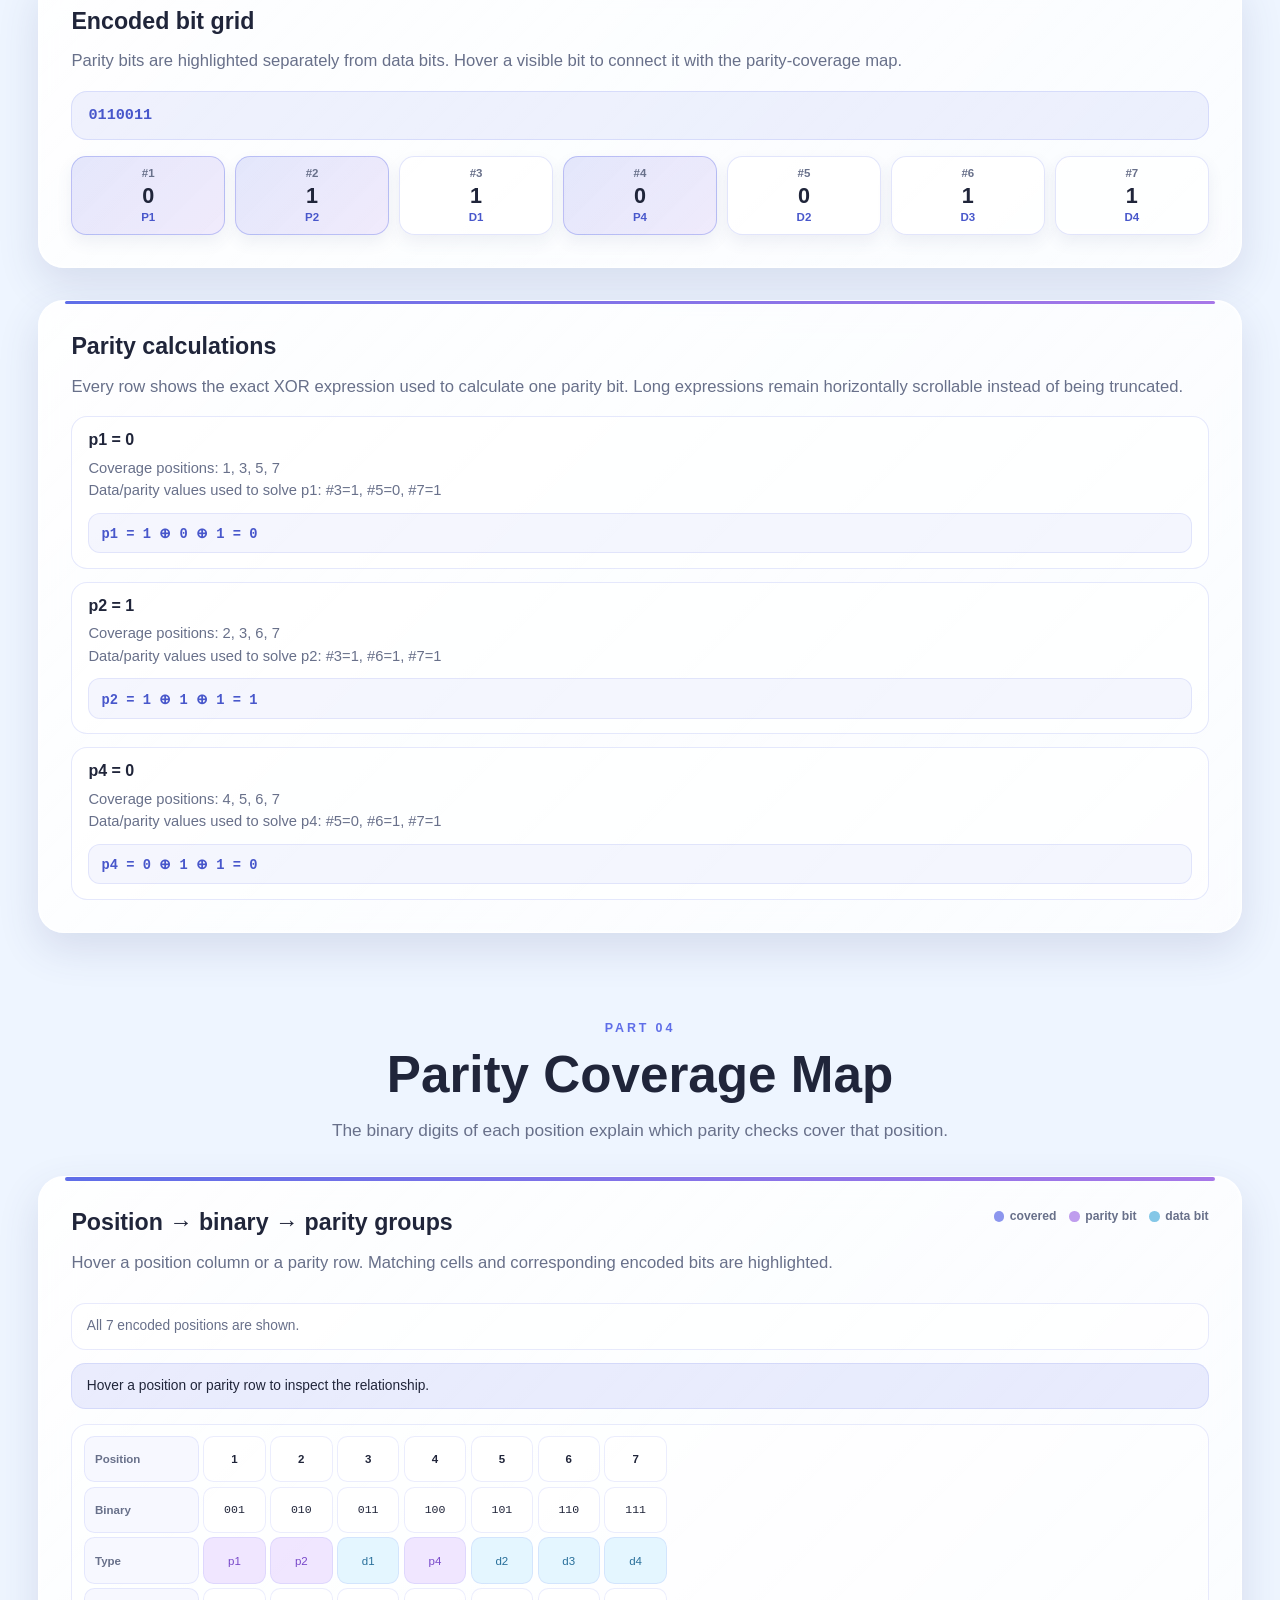
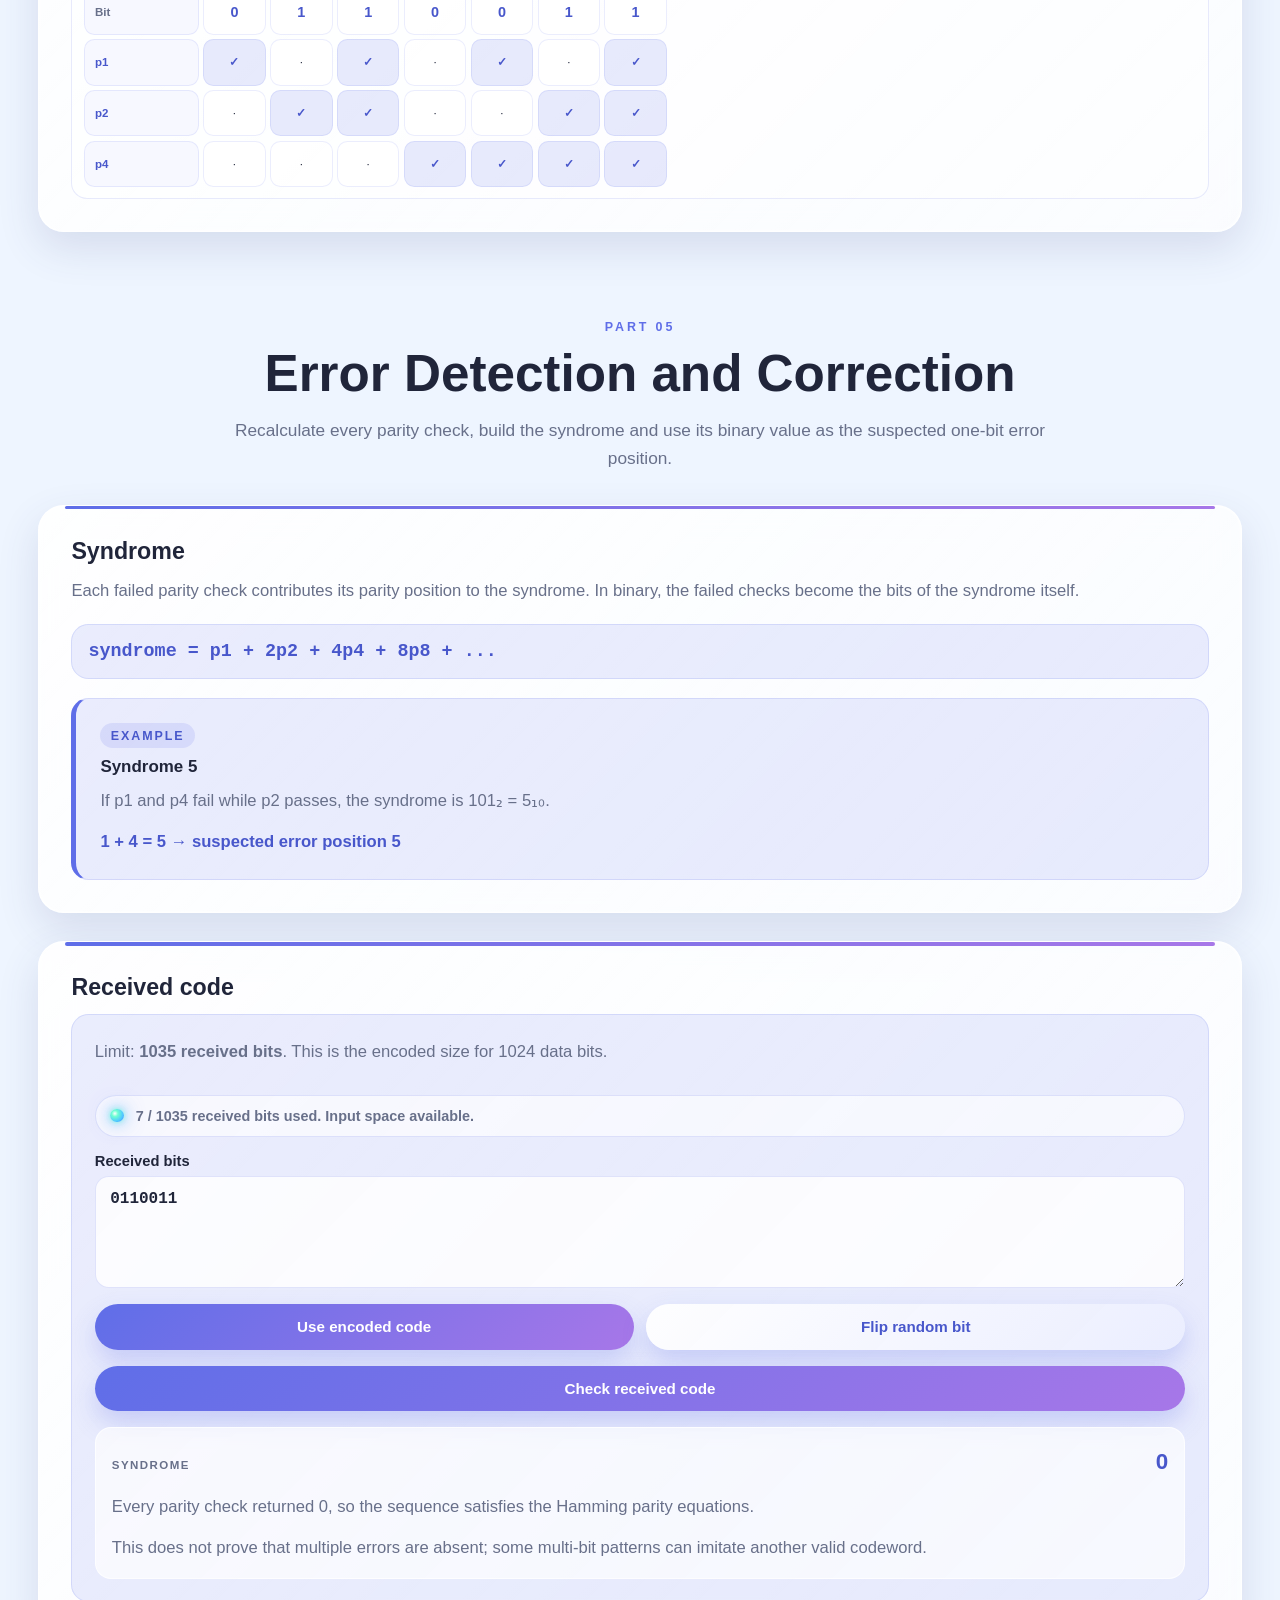
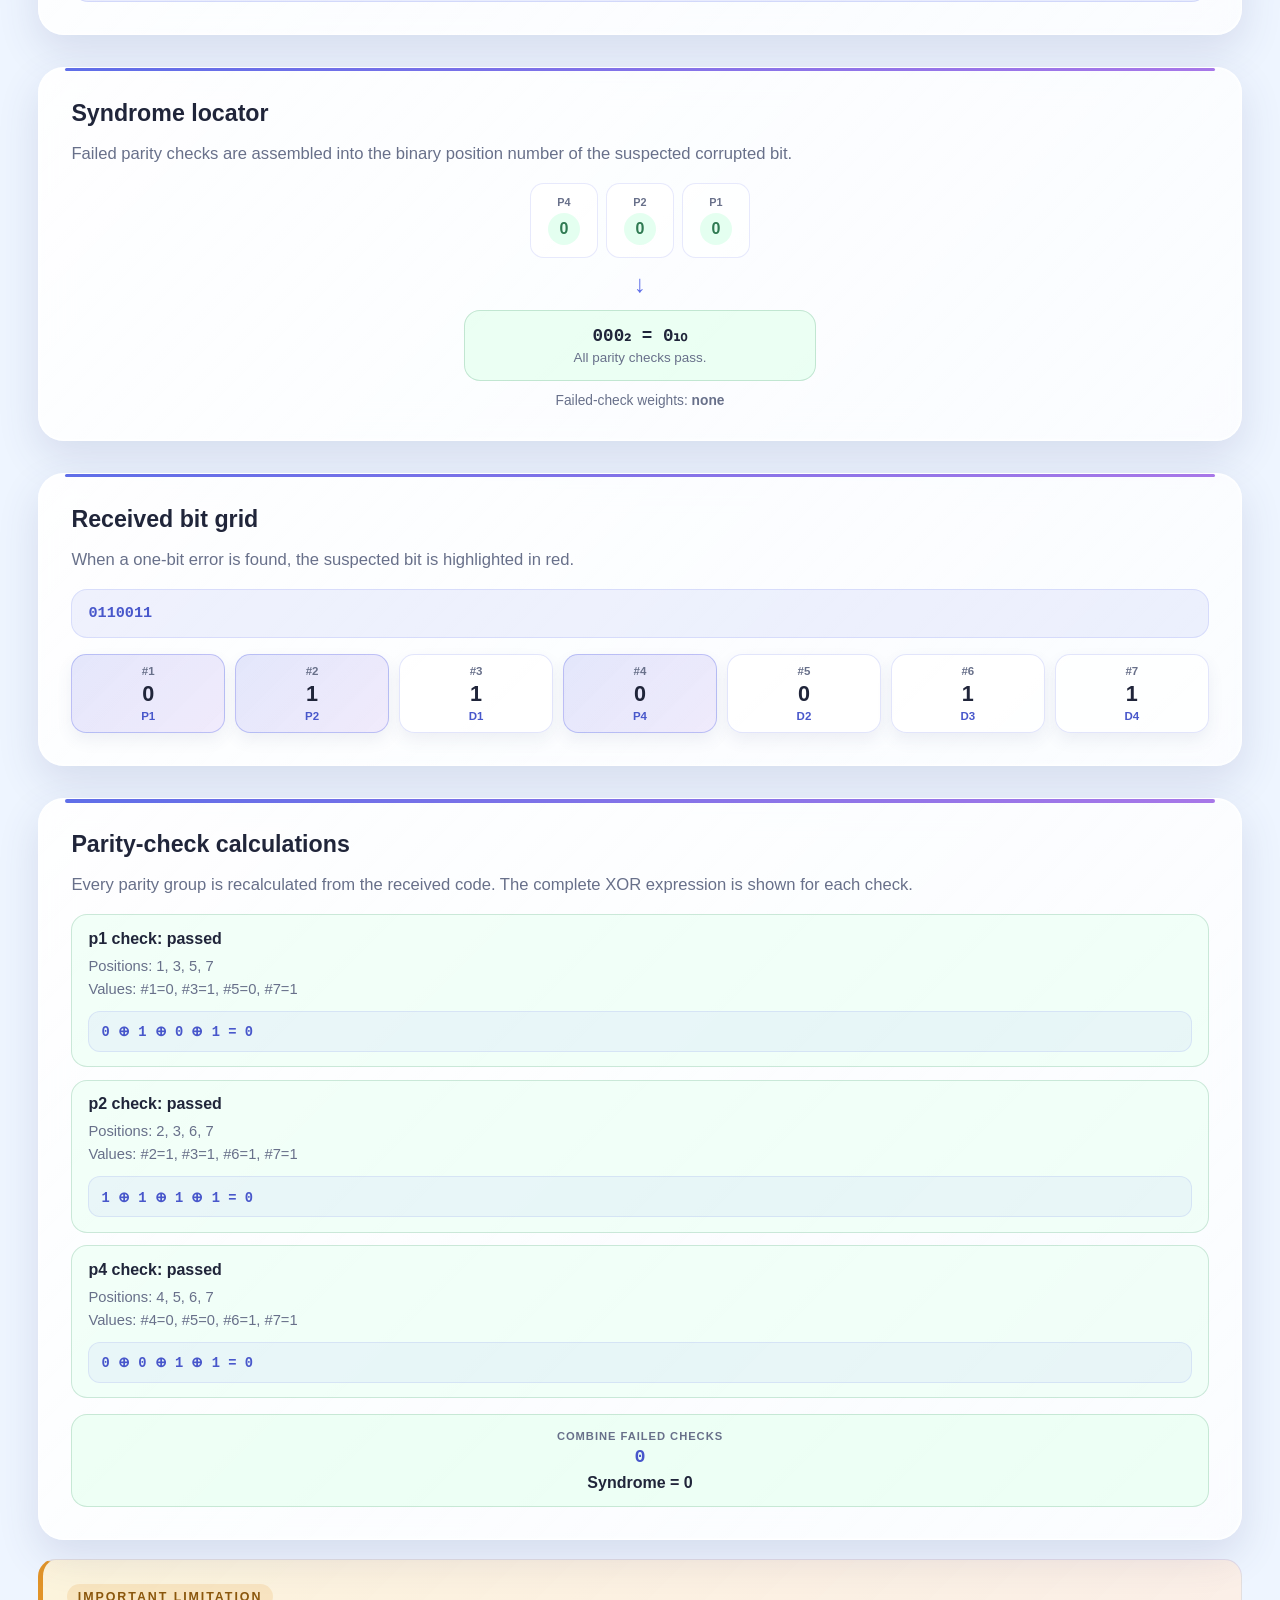
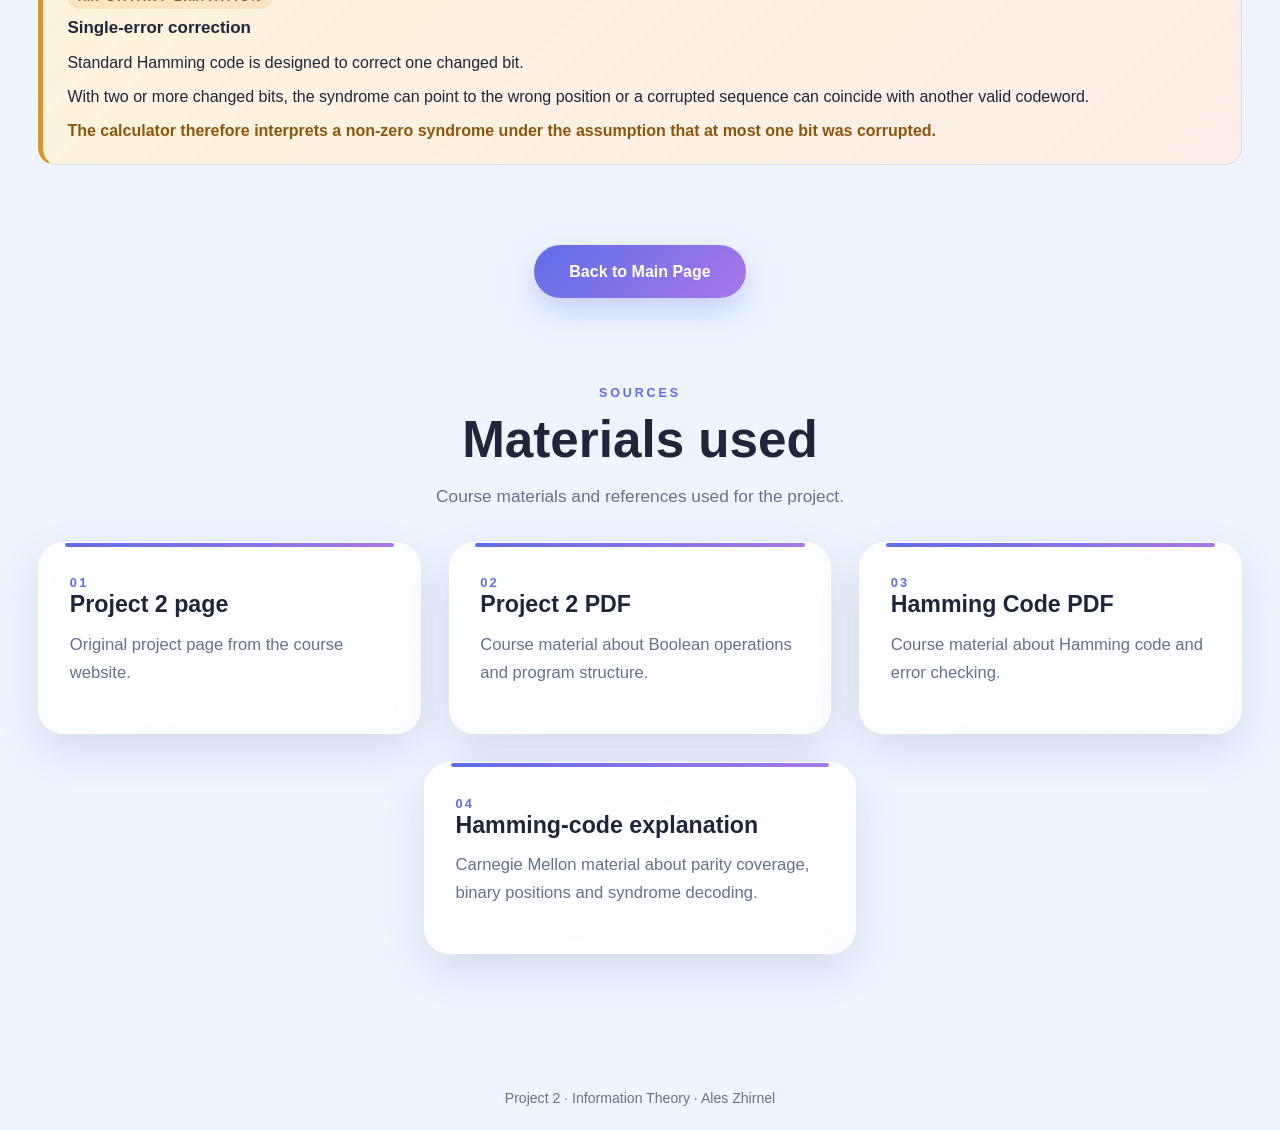
<file: project2/project2.html>
<!DOCTYPE html>
<html lang="en">
<head>
    <meta charset="UTF-8">
    <meta name="viewport" content="width=device-width, initial-scale=1.0">
    <title>Project 2 | Hamming Code</title>
    <link rel="icon" type="image/svg+xml" href="../images/favicon.svg">
    <link rel="stylesheet" href="../project.css">
    <script src="project2.js" defer></script>
</head>
<body class="project2-page">
    <div class="page-wrapper">
        <header class="top-panel">
            <a href="../index.html" class="logo" aria-label="Go to main page">IT</a>
            <nav class="project-navigation" aria-label="Project navigation">
                <a href="#overview">Overview</a>
                <a href="#xor">XOR</a>
                <a href="#structure">Structure</a>
                <a href="#encoder">Encoder</a>
                <a href="#coverage">Parity Map</a>
                <a href="#checker">Error Check</a>
                <a href="#sources">Sources</a>
            </nav>
        </header>

        <main>
            <section class="project-hero" id="top">
                <p class="course-label">Information Theory</p>
                <h1>Project 2</h1>
                <h2>Hamming Code</h2>
                <p class="hero-description">
                    Interactive Hamming-code visualizer with parity-position mapping,
                    step-by-step XOR calculations, syndrome decoding and single-bit error correction.
                </p>
                <div class="hero-meta">
                    <div class="meta-card">
                        <span class="meta-label">Student</span>
                        <strong>Ales Zhirnel</strong>
                    </div>
                    <div class="meta-card">
                        <span class="meta-label">Instructor</span>
                        <strong>Andrzej Jaroszewicz</strong>
                    </div>
                    <div class="meta-card">
                        <span class="meta-label">Input limit</span>
                        <strong>1024 data bits</strong>
                    </div>
                </div>
            </section>

            <section class="content-section" id="overview">
                <div class="section-heading">
                    <p class="section-label">Overview</p>
                    <h2>What this project is about</h2>
                    <p class="section-description">
                        Standard Hamming code inserts parity bits into a binary message
                        so that a single changed bit can be located and corrected.
                    </p>
                </div>
                <div class="section-card wide-card">
                    <div class="text-block">
                        <h3>Main idea</h3>
                        <p>
                            Parity bits occupy positions that are powers of two:
                            1, 2, 4, 8, 16 and so on. Every other position contains a data bit.
                        </p>
                        <p>
                            The binary representation of a position tells us exactly which parity
                            checks cover that position. This page visualizes that relation directly.
                        </p>
                    </div>
                    <div class="formula-card">
                        <span class="formula-label">Parity-bit condition</span>
                        <code>2^r ≥ m + r + 1</code>
                    </div>
                </div>
            </section>

            <section class="content-section" id="xor">
                <div class="section-heading">
                    <p class="section-label">Part 01</p>
                    <h2>XOR Operation</h2>
                    <p class="section-description">XOR is the operation used by every Hamming parity check.</p>
                </div>
                <div class="section-grid">
                    <article class="theory-card">
                        <h3>Even parity with XOR</h3>
                        <p>
                            XOR is 1 when an odd number of input bits are 1 and 0 when the number of ones is even.
                        </p>
                        <div class="formula-line">
                            <code>0 ⊕ 0 = 0, 0 ⊕ 1 = 1, 1 ⊕ 0 = 1, 1 ⊕ 1 = 0</code>
                        </div>
                        <div class="example-box">
                            <span class="example-label">Example</span>
                            <h4>Three bits</h4>
                            <p class="example-formula">1 ⊕ 0 ⊕ 1 = 0</p>
                        </div>
                    </article>

                    <article class="calculator-card">
                        <h3>XOR mini-calculator</h3>
                        <div class="calculator-box">
                            <label class="input-group" for="xor-bits">
                                <span>Binary sequence</span>
                                <input type="text" id="xor-bits" value="101" maxlength="1024" placeholder="For example: 101">
                            </label>
                            <button type="button" class="calculator-button" id="xor-button">Calculate XOR</button>
                            <div class="calculator-result" id="xor-result" aria-live="polite">Result will appear here.</div>
                        </div>
                    </article>
                </div>
            </section>

            <section class="content-section" id="structure">
                <div class="section-heading">
                    <p class="section-label">Part 02</p>
                    <h2>Hamming Code Structure</h2>
                    <p class="section-description">
                        A position number and its binary representation determine whether the position
                        is checked by p1, p2, p4, p8 and so on.
                    </p>
                </div>
                <div class="section-card wide-card">
                    <div class="text-block">
                        <h3>Why powers of two are special</h3>
                        <p>
                            Each parity bit represents one binary digit of a position number.
                            Position 7 is 111₂, so it belongs to p1, p2 and p4.
                        </p>
                        <p>
                            Position 6 is 110₂, so it belongs to p2 and p4 but not p1.
                            The same rule scales to longer Hamming codes.
                        </p>
                    </div>
                    <div class="formula-card">
                        <span class="formula-label">Position example</span>
                        <code>7₁₀ = 111₂ → p1, p2, p4</code>
                    </div>
                </div>
            </section>

            <section class="content-section" id="encoder">
                <div class="section-heading">
                    <p class="section-label">Part 03</p>
                    <h2>Encoding Calculator</h2>
                    <p class="section-description">
                        Enter up to 1024 data bits. The page reserves parity positions,
                        places the data and calculates every parity bit.
                    </p>
                </div>

                <div class="section-grid">
                    <article class="calculator-card">
                        <h3>Input data bits</h3>
                        <div class="calculator-box">
                            <p class="calculator-note">
                                Limit: <strong>1024 data bits</strong>. Non-binary characters are removed automatically.
                            </p>
                            <div class="input-limit-status" id="data-limit-status">
                                <span class="status-led" aria-hidden="true"></span>
                                <span class="status-text" id="data-status-text">0 / 1024 data bits used. Input space available.</span>
                            </div>
                            <label class="input-group" for="data-bits">
                                <span>Data bits</span>
                                <textarea id="data-bits" spellcheck="false" placeholder="Enter binary data, for example: 1011">1011</textarea>
                            </label>
                            <button type="button" class="calculator-button" id="encode-button">Encode data bits</button>
                            <div class="calculator-result" id="encode-result" aria-live="polite">Result will appear here.</div>
                        </div>
                    </article>

                    <article class="theory-card">
                        <h3>How many parity bits?</h3>
                        <p>
                            For m data bits we choose the smallest r for which 2^r is large enough to
                            represent every possible one-bit error position plus the no-error state.
                        </p>
                        <div class="formula-line"><code>2^r ≥ m + r + 1</code></div>
                        <div class="example-box">
                            <span class="example-label">Input 1011</span>
                            <h4>m = 4</h4>
                            <p>r = 2 is not enough because 4 &lt; 7. r = 3 works because 8 = 4 + 3 + 1.</p>
                            <p class="example-formula">2³ = 8 ≥ 4 + 3 + 1 = 8</p>
                        </div>
                    </article>
                </div>

                <div class="visualization-card">
                    <h3>Encoding pipeline</h3>
                    <p>Follow the message from raw data to the final Hamming code.</p>
                    <div class="hamming-pipeline" id="encoding-pipeline" aria-live="polite"></div>
                </div>

                <div class="visualization-card">
                    <h3>Encoded bit grid</h3>
                    <p>
                        Parity bits are highlighted separately from data bits. Hover a visible bit to
                        connect it with the parity-coverage map.
                    </p>
                    <div class="binary-output" id="encoded-output">Encoded sequence will appear here.</div>
                    <div class="bit-grid" id="encoded-grid" aria-live="polite"></div>
                </div>

                <div class="visualization-card">
                    <h3>Parity calculations</h3>
                    <p>
                        Every row shows the exact XOR expression used to calculate one parity bit.
                        Long expressions remain horizontally scrollable instead of being truncated.
                    </p>
                    <div class="xor-list" id="xor-list"></div>
                </div>
            </section>

            <section class="content-section" id="coverage">
                <div class="section-heading">
                    <p class="section-label">Part 04</p>
                    <h2>Parity Coverage Map</h2>
                    <p class="section-description">
                        The binary digits of each position explain which parity checks cover that position.
                    </p>
                </div>

                <div class="visualization-card">
                    <div class="visualization-heading-row">
                        <div>
                            <h3>Position → binary → parity groups</h3>
                            <p>
                                Hover a position column or a parity row. Matching cells and corresponding
                                encoded bits are highlighted.
                            </p>
                        </div>
                        <div class="coverage-legend">
                            <span><i class="coverage-dot covered"></i> covered</span>
                            <span><i class="coverage-dot parity"></i> parity bit</span>
                            <span><i class="coverage-dot data"></i> data bit</span>
                        </div>
                    </div>

                    <div class="coverage-note" id="coverage-note"></div>
                    <div class="coverage-inspector" id="coverage-inspector">
                        Hover a position or parity row to inspect the relationship.
                    </div>

                    <div class="coverage-scroll">
                        <div class="coverage-map" id="coverage-map" aria-live="polite"></div>
                    </div>
                </div>
            </section>

            <section class="content-section" id="checker">
                <div class="section-heading">
                    <p class="section-label">Part 05</p>
                    <h2>Error Detection and Correction</h2>
                    <p class="section-description">
                        Recalculate every parity check, build the syndrome and use its binary value
                        as the suspected one-bit error position.
                    </p>
                </div>

                <div class="section-grid">
                    <article class="calculator-card">
                        <h3>Received code</h3>
                        <div class="calculator-box">
                            <p class="calculator-note">
                                Limit: <strong>1035 received bits</strong>. This is the encoded size for 1024 data bits.
                            </p>
                            <div class="input-limit-status" id="received-limit-status">
                                <span class="status-led" aria-hidden="true"></span>
                                <span class="status-text" id="received-status-text">0 / 1035 received bits used. Input space available.</span>
                            </div>
                            <label class="input-group" for="received-bits">
                                <span>Received bits</span>
                                <textarea id="received-bits" spellcheck="false" placeholder="Encode data first or enter a received code manually"></textarea>
                            </label>
                            <div class="button-row">
                                <button type="button" class="calculator-button" id="load-encoded-button">Use encoded code</button>
                                <button type="button" class="calculator-button secondary-button" id="flip-random-button">Flip random bit</button>
                            </div>
                            <button type="button" class="calculator-button" id="check-button">Check received code</button>
                            <div class="calculator-result" id="check-result" aria-live="polite">Result will appear here.</div>
                        </div>
                    </article>

                    <article class="theory-card">
                        <h3>Syndrome</h3>
                        <p>
                            Each failed parity check contributes its parity position to the syndrome.
                            In binary, the failed checks become the bits of the syndrome itself.
                        </p>
                        <div class="formula-line"><code>syndrome = p1 + 2p2 + 4p4 + 8p8 + ...</code></div>
                        <div class="example-box">
                            <span class="example-label">Example</span>
                            <h4>Syndrome 5</h4>
                            <p>If p1 and p4 fail while p2 passes, the syndrome is 101₂ = 5₁₀.</p>
                            <p class="example-formula">1 + 4 = 5 → suspected error position 5</p>
                        </div>
                    </article>
                </div>

                <div class="visualization-card">
                    <h3>Syndrome locator</h3>
                    <p>
                        Failed parity checks are assembled into the binary position number of the suspected corrupted bit.
                    </p>
                    <div class="syndrome-locator" id="syndrome-locator" aria-live="polite"></div>
                </div>

                <div class="visualization-card">
                    <h3>Received bit grid</h3>
                    <p>When a one-bit error is found, the suspected bit is highlighted in red.</p>
                    <div class="binary-output" id="corrected-output">Corrected sequence will appear here.</div>
                    <div class="bit-grid" id="received-grid" aria-live="polite"></div>
                </div>

                <div class="visualization-card">
                    <h3>Parity-check calculations</h3>
                    <p>
                        Every parity group is recalculated from the received code.
                        The complete XOR expression is shown for each check.
                    </p>
                    <div class="xor-list" id="syndrome-list"></div>
                </div>

                <div class="example-box limitation-box">
                    <span class="example-label">Important limitation</span>
                    <h4>Single-error correction</h4>
                    <p>Standard Hamming code is designed to correct one changed bit.</p>
                    <p>
                        With two or more changed bits, the syndrome can point to the wrong position
                        or a corrupted sequence can coincide with another valid codeword.
                    </p>
                    <p class="example-formula">
                        The calculator therefore interprets a non-zero syndrome under the assumption
                        that at most one bit was corrupted.
                    </p>
                </div>
            </section>

            <section class="back-home-section" aria-label="Back to main page">
                <a href="../index.html#projects" class="back-home-button">Back to Main Page</a>
            </section>

            <section class="content-section" id="sources">
                <div class="section-heading">
                    <p class="section-label">Sources</p>
                    <h2>Materials used</h2>
                    <p class="section-description">Course materials and references used for the project.</p>
                </div>
                <div class="source-grid">
                    <a href="https://boole.bsite.net/Projects/2/" class="source-card" target="_blank" rel="noopener noreferrer">
                        <span class="source-number">01</span>
                        <h3>Project 2 page</h3>
                        <p>Original project page from the course website.</p>
                    </a>
                    <a href="https://boole.bsite.net/Projects/2/2.pdf" class="source-card" target="_blank" rel="noopener noreferrer">
                        <span class="source-number">02</span>
                        <h3>Project 2 PDF</h3>
                        <p>Course material about Boolean operations and program structure.</p>
                    </a>
                    <a href="https://boole.bsite.net/Projects/2/2.1.pdf" class="source-card" target="_blank" rel="noopener noreferrer">
                        <span class="source-number">03</span>
                        <h3>Hamming Code PDF</h3>
                        <p>Course material about Hamming code and error checking.</p>
                    </a>
                    <a href="https://www.cs.cmu.edu/~440/applications/ln/lecture17.html" class="source-card" target="_blank" rel="noopener noreferrer">
                        <span class="source-number">04</span>
                        <h3>Hamming-code explanation</h3>
                        <p>Carnegie Mellon material about parity coverage, binary positions and syndrome decoding.</p>
                    </a>
                </div>
            </section>
        </main>
    </div>

    <footer>Project 2 · Information Theory · Ales Zhirnel</footer>
</body>
</html>
</file>
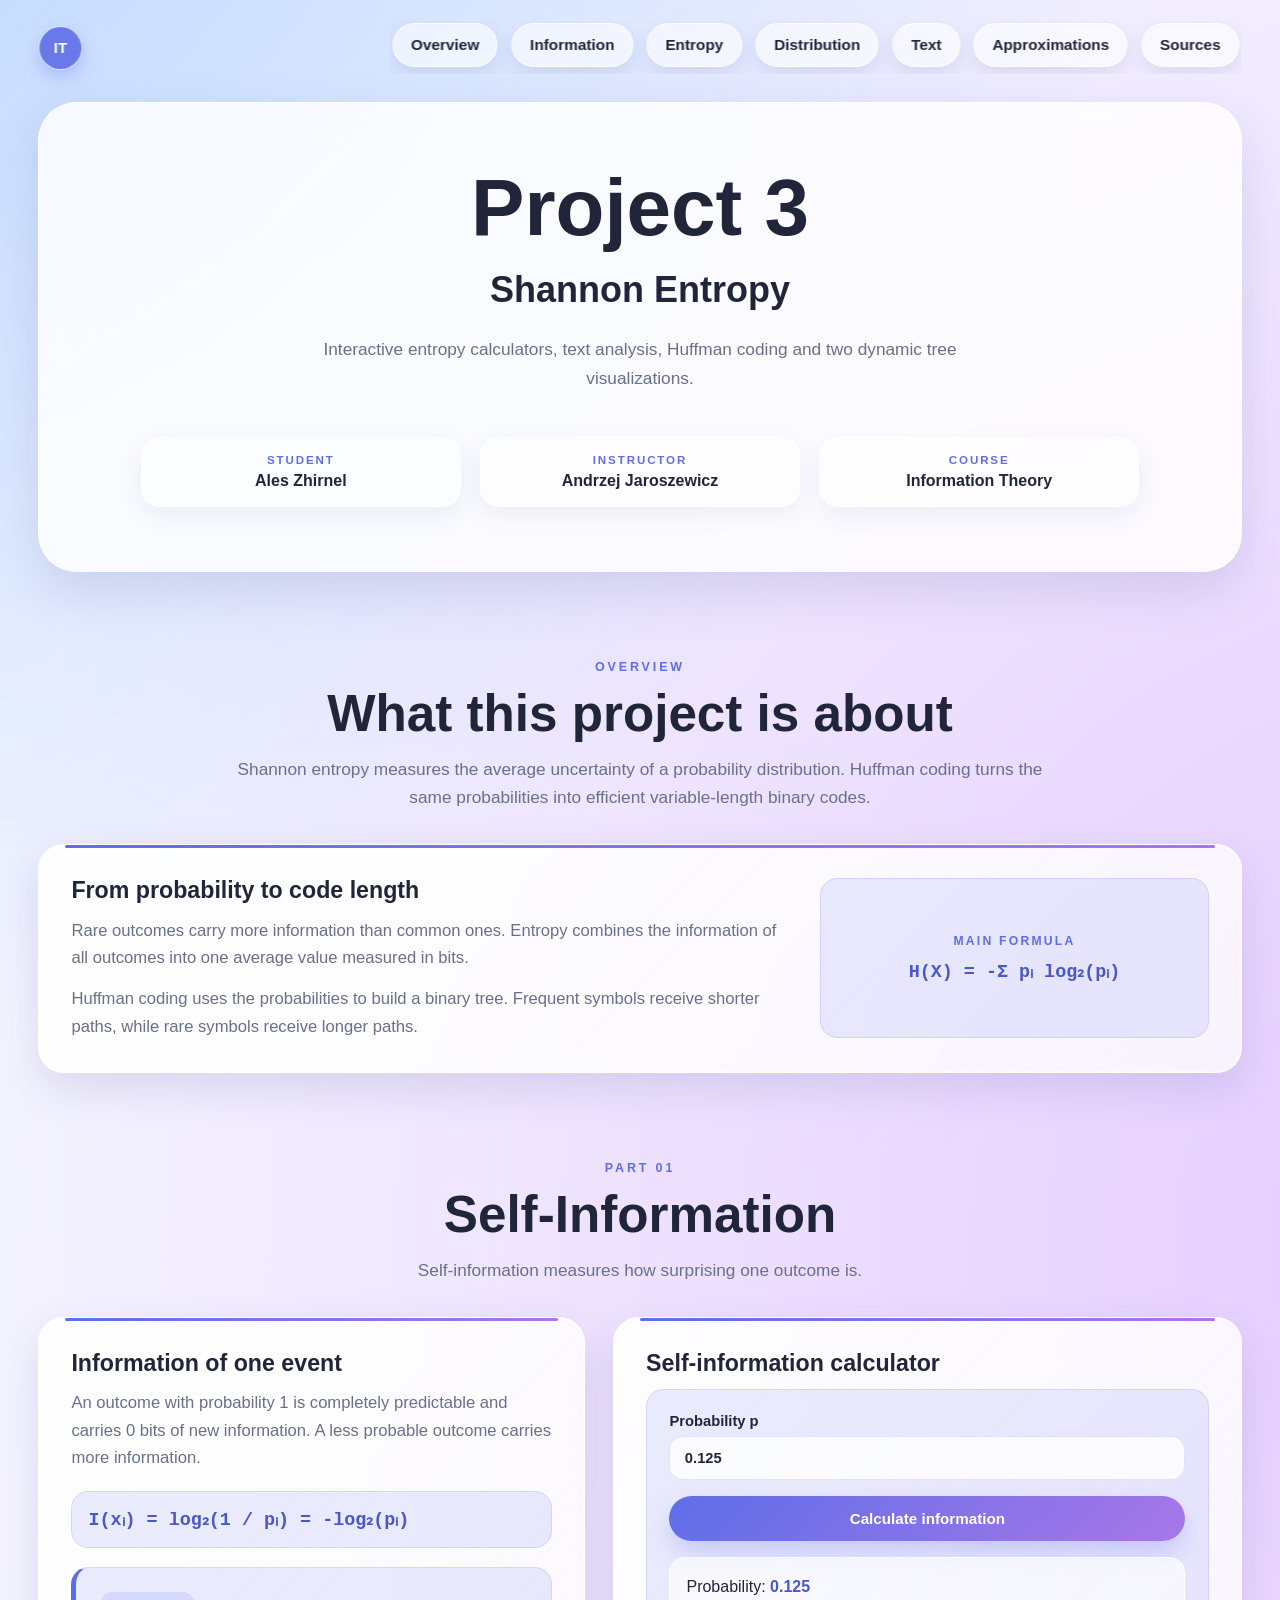
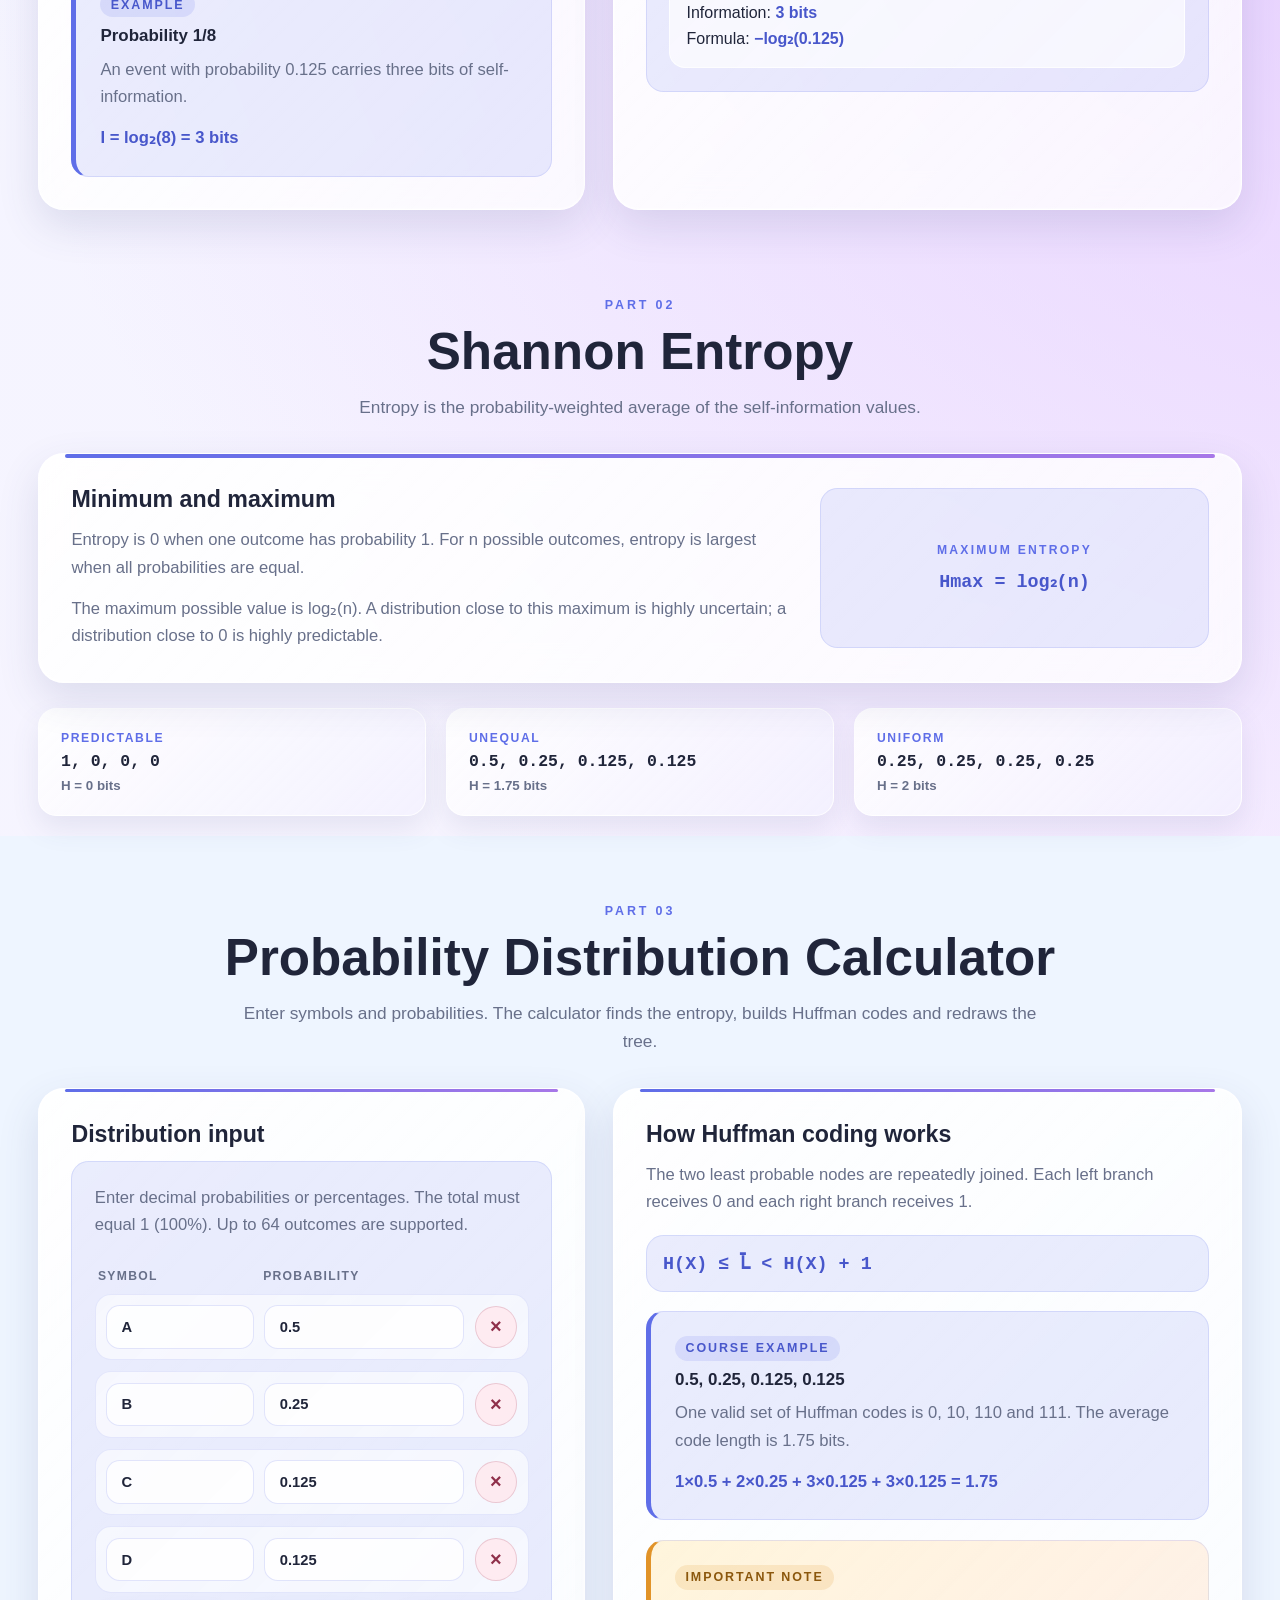
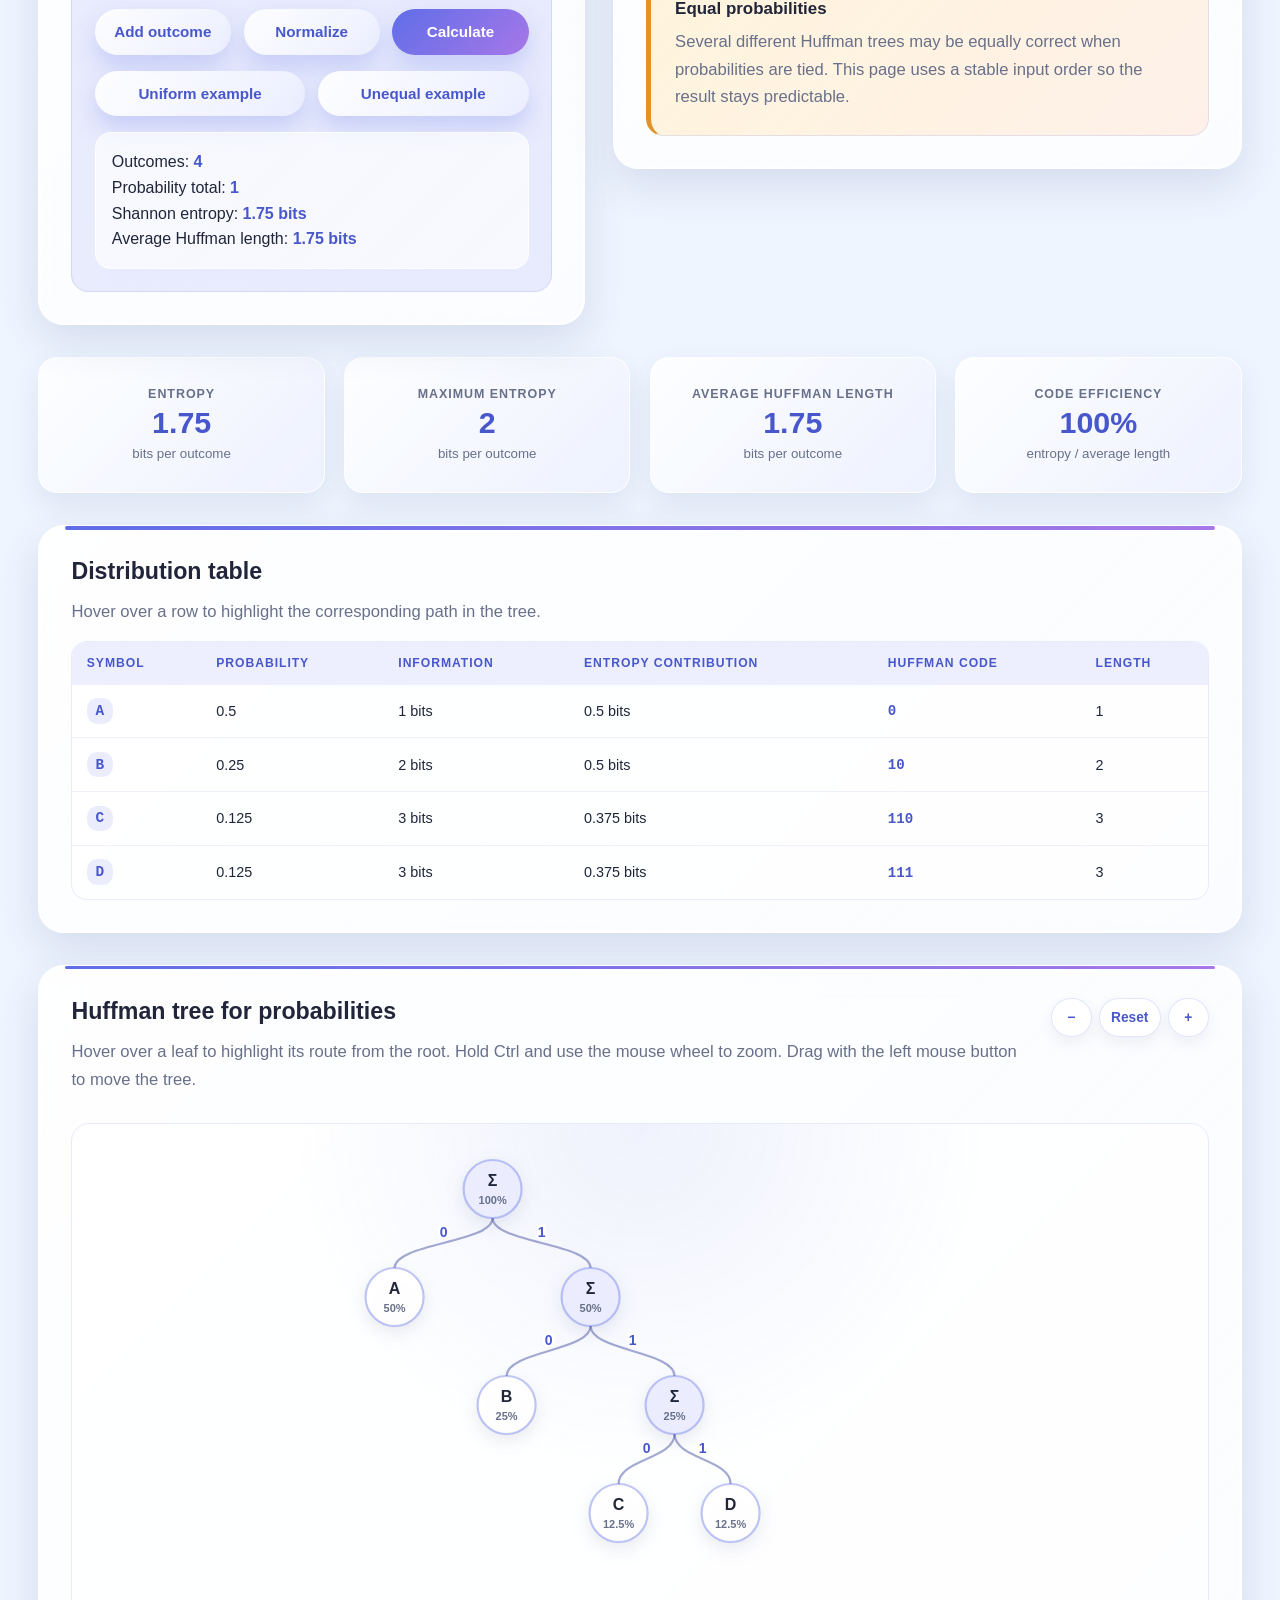
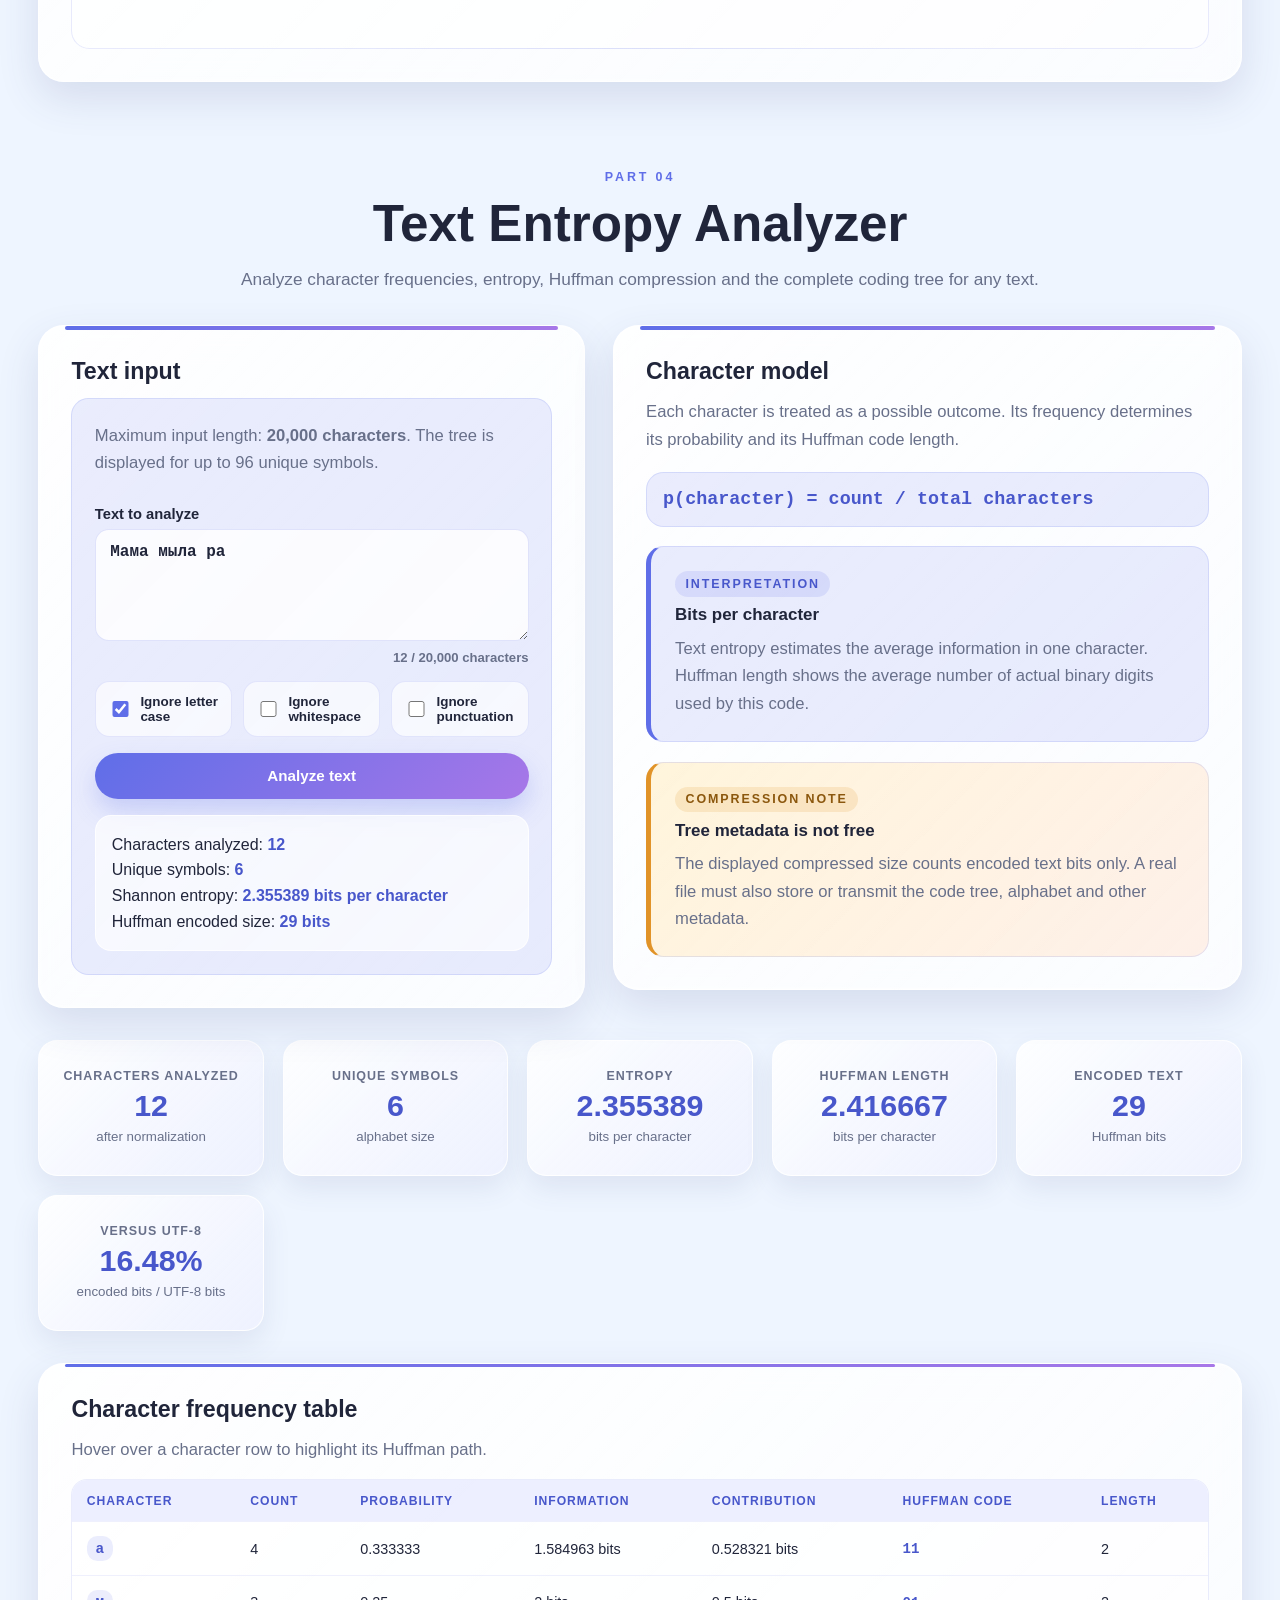
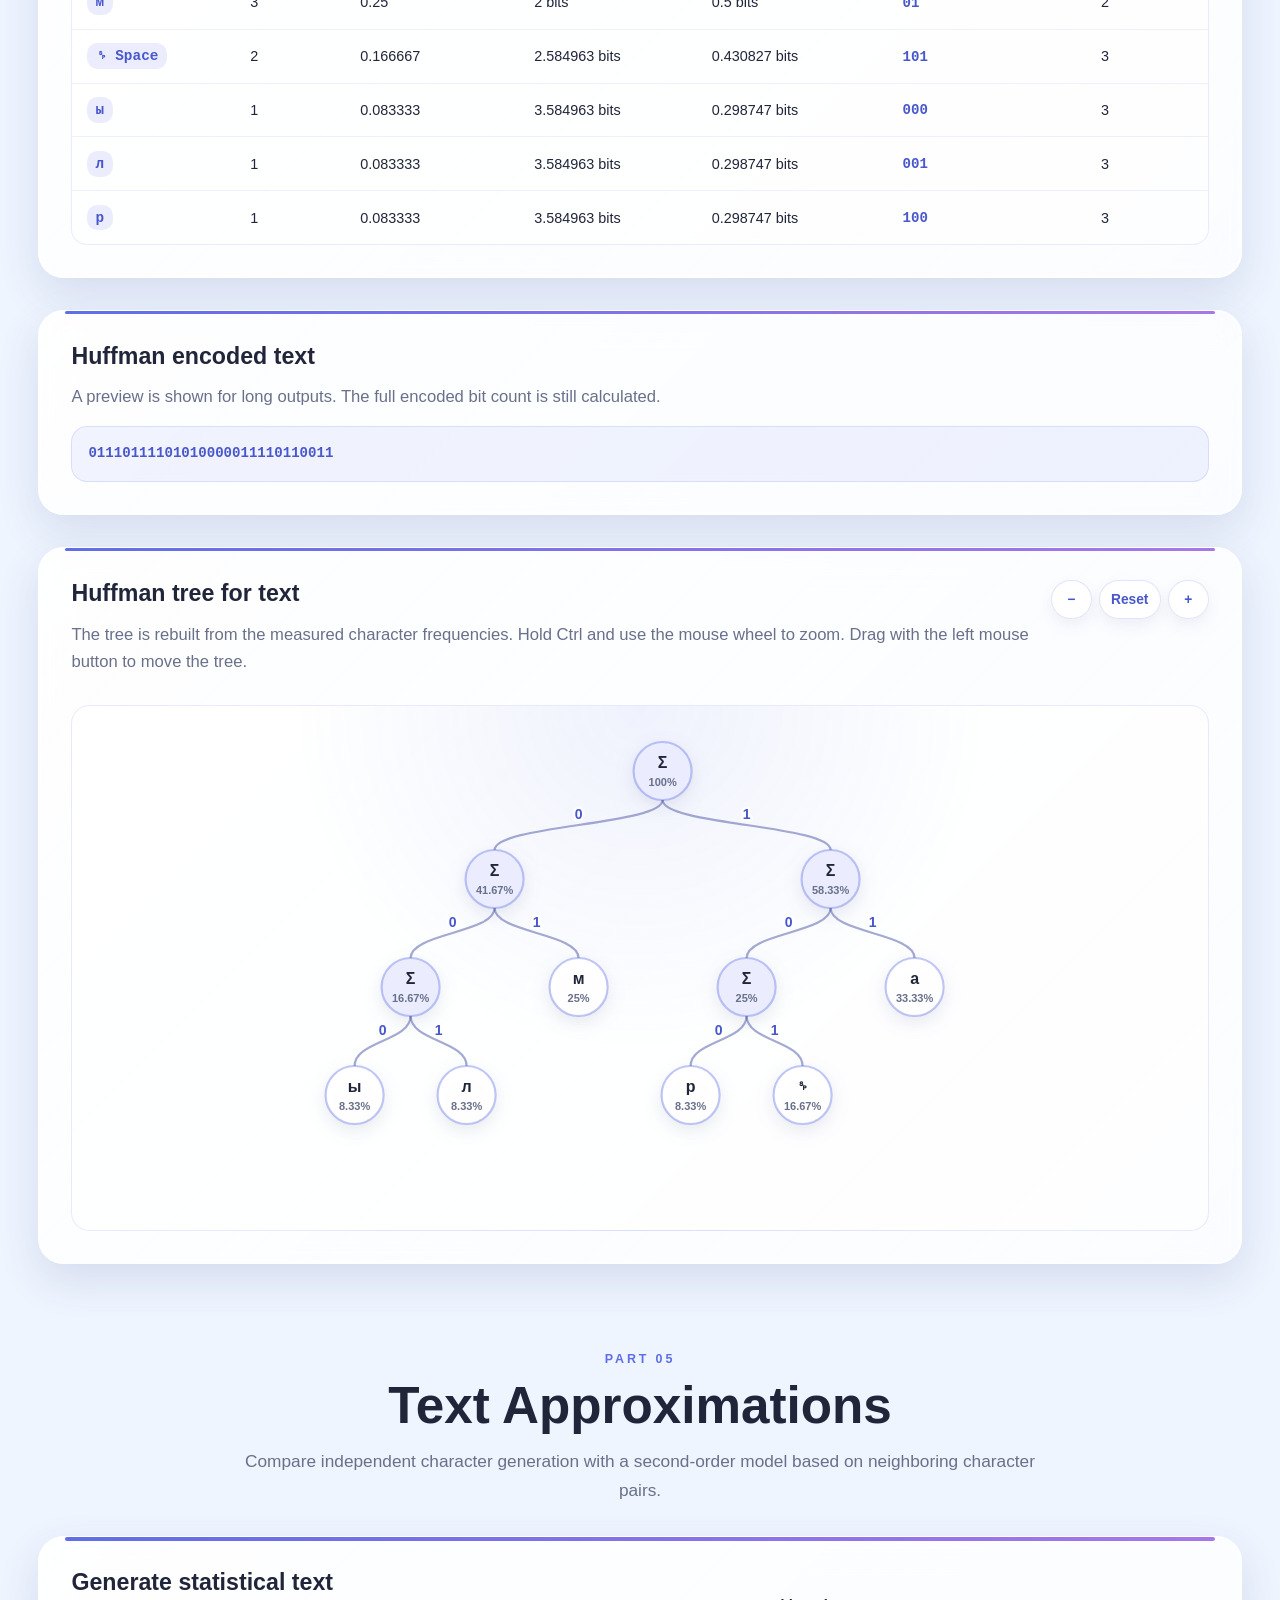
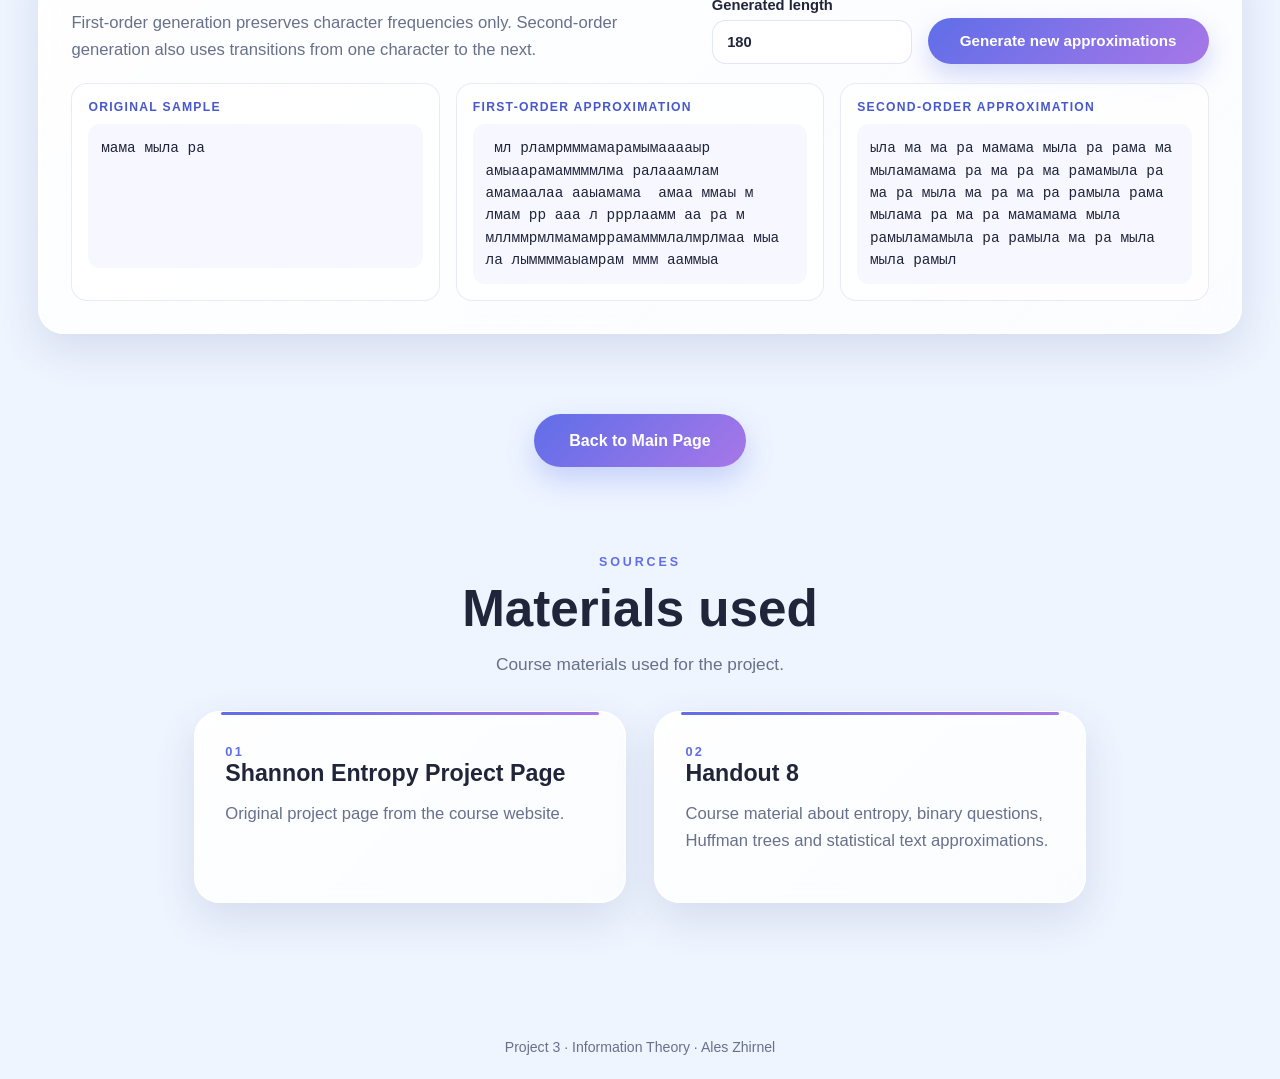
<file: project3/project3.html>
<!DOCTYPE html>
<html lang="en">
<head>
    <meta charset="UTF-8">
    <meta
        name="viewport"
        content="width=device-width, initial-scale=1.0"
    >

    <title>Project 3 | Shannon Entropy</title>

    <link rel="icon" type="image/svg+xml" href="../images/favicon.svg">
    <link rel="stylesheet" href="../project.css">
    <script src="project3.js" defer></script>
</head>

<body>

    <div class="page-wrapper">
        <header class="top-panel">
            <a href="../index.html" class="logo" aria-label="Go to main page">
                IT
            </a>

            <nav class="project-navigation" aria-label="Project navigation">
                <a href="#overview">Overview</a>
                <a href="#information">Information</a>
                <a href="#entropy">Entropy</a>
                <a href="#distribution">Distribution</a>
                <a href="#text-analyzer">Text</a>
                <a href="#approximations">Approximations</a>
                <a href="#sources">Sources</a>
            </nav>
        </header>

        <main>
            <section class="project-hero" id="top">
                <!-- <p class="course-label">Information Theory</p> -->

                <h1>Project 3</h1>

                <h2>Shannon Entropy</h2>

                <p class="hero-description">
                    Interactive entropy calculators, text analysis, Huffman coding
                    and two dynamic tree visualizations.
                </p>

                <div class="hero-meta">
                    <div class="meta-card">
                        <span class="meta-label">Student</span>
                        <strong>Ales Zhirnel</strong>
                    </div>

                    <div class="meta-card">
                        <span class="meta-label">Instructor</span>
                        <strong>Andrzej Jaroszewicz</strong>
                    </div>

                    <div class="meta-card">
                        <span class="meta-label">Course</span>
                        <strong>Information Theory</strong>
                    </div>
                </div>
            </section>

            <section class="content-section" id="overview">
                <div class="section-heading">
                    <p class="section-label">Overview</p>
                    <h2>What this project is about</h2>
                    <p class="section-description">
                        Shannon entropy measures the average uncertainty of a
                        probability distribution. Huffman coding turns the same
                        probabilities into efficient variable-length binary codes.
                    </p>
                </div>

                <div class="section-card wide-card">
                    <div class="text-block">
                        <h3>From probability to code length</h3>

                        <p>
                            Rare outcomes carry more information than common ones.
                            Entropy combines the information of all outcomes into
                            one average value measured in bits.
                        </p>

                        <p>
                            Huffman coding uses the probabilities to build a binary
                            tree. Frequent symbols receive shorter paths, while rare
                            symbols receive longer paths.
                        </p>
                    </div>

                    <div class="formula-card">
                        <span class="formula-label">Main formula</span>
                        <code>H(X) = -Σ pᵢ log₂(pᵢ)</code>
                    </div>
                </div>
            </section>

            <section class="content-section" id="information">
                <div class="section-heading">
                    <p class="section-label">Part 01</p>
                    <h2>Self-Information</h2>
                    <p class="section-description">
                        Self-information measures how surprising one outcome is.
                    </p>
                </div>

                <div class="section-grid">
                    <article class="theory-card">
                        <h3>Information of one event</h3>

                        <p>
                            An outcome with probability 1 is completely predictable
                            and carries 0 bits of new information. A less probable
                            outcome carries more information.
                        </p>

                        <div class="formula-line">
                            <code>I(xᵢ) = log₂(1 / pᵢ) = -log₂(pᵢ)</code>
                        </div>

                        <div class="example-box">
                            <span class="example-label">Example</span>
                            <h4>Probability 1/8</h4>
                            <p>
                                An event with probability 0.125 carries three bits
                                of self-information.
                            </p>
                            <p class="example-formula">
                                I = log₂(8) = 3 bits
                            </p>
                        </div>
                    </article>

                    <article class="calculator-card">
                        <h3>Self-information calculator</h3>

                        <div class="calculator-box">
                            <label class="input-group" for="self-probability">
                                <span>Probability p</span>
                                <input
                                    type="number"
                                    id="self-probability"
                                    min="0.000000001"
                                    max="1"
                                    step="0.001"
                                    value="0.125"
                                >

                                    <style>
                                    #self-probability::-webkit-outer-spin-button,
                                    #self-probability::-webkit-inner-spin-button {
                                        -webkit-appearance: none;
                                        margin: 0;
                                    }
                                    #self-probability {
                                        -moz-appearance: textfield;
                                    }
                                </style>
                            </label>

                            <button
                                type="button"
                                class="calculator-button"
                                id="self-information-button"
                            >
                                Calculate information
                            </button>

                            <div
                                class="calculator-result"
                                id="self-information-result"
                                aria-live="polite"
                            >
                                Result will appear here.
                            </div>
                        </div>
                    </article>
                </div>
            </section>

            <section class="content-section" id="entropy">
                <div class="section-heading">
                    <p class="section-label">Part 02</p>
                    <h2>Shannon Entropy</h2>
                    <p class="section-description">
                        Entropy is the probability-weighted average of the
                        self-information values.
                    </p>
                </div>

                <div class="section-card wide-card">
                    <div class="text-block">
                        <h3>Minimum and maximum</h3>

                        <p>
                            Entropy is 0 when one outcome has probability 1. For
                            n possible outcomes, entropy is largest when all
                            probabilities are equal.
                        </p>

                        <p>
                            The maximum possible value is log₂(n). A distribution
                            close to this maximum is highly uncertain; a distribution
                            close to 0 is highly predictable.
                        </p>
                    </div>

                    <div class="formula-card">
                        <span class="formula-label">Maximum entropy</span>
                        <code>Hmax = log₂(n)</code>
                    </div>
                </div>

                <div class="entropy-example-grid">
                    <div class="entropy-example-card">
                        <span>Predictable</span>
                        <strong>1, 0, 0, 0</strong>
                        <small>H = 0 bits</small>
                    </div>

                    <div class="entropy-example-card">
                        <span>Unequal</span>
                        <strong>0.5, 0.25, 0.125, 0.125</strong>
                        <small>H = 1.75 bits</small>
                    </div>

                    <div class="entropy-example-card">
                        <span>Uniform</span>
                        <strong>0.25, 0.25, 0.25, 0.25</strong>
                        <small>H = 2 bits</small>
                    </div>
                </div>
            </section>

            <section class="content-section" id="distribution">
                <div class="section-heading">
                    <p class="section-label">Part 03</p>
                    <h2>Probability Distribution Calculator</h2>
                    <p class="section-description">
                        Enter symbols and probabilities. The calculator finds the
                        entropy, builds Huffman codes and redraws the tree.
                    </p>
                </div>

                <div class="section-grid distribution-layout">
                    <article class="calculator-card">
                        <h3>Distribution input</h3>

                        <div class="calculator-box">
                            <p class="calculator-note">
                                Enter decimal probabilities or percentages. The
                                total must equal 1 (100%). Up to 64 outcomes are
                                supported.
                            </p>

                            <div class="probability-editor" id="probability-editor">
                                <div class="probability-header" aria-hidden="true">
                                    <span>Symbol</span>
                                    <span>Probability</span>
                                    <span></span>
                                </div>

                                <div id="probability-rows"></div>
                            </div>

                            <div class="button-row three-button-row">
                                <button
                                    type="button"
                                    class="calculator-button secondary-button"
                                    id="add-probability-row"
                                >
                                    Add outcome
                                </button>

                                <button
                                    type="button"
                                    class="calculator-button secondary-button"
                                    id="normalize-probabilities"
                                >
                                    Normalize
                                </button>

                                <button
                                    type="button"
                                    class="calculator-button"
                                    id="calculate-distribution"
                                >
                                    Calculate
                                </button>
                            </div>

                            <div class="button-row">
                                <button
                                    type="button"
                                    class="calculator-button secondary-button"
                                    id="load-uniform-example"
                                >
                                    Uniform example
                                </button>

                                <button
                                    type="button"
                                    class="calculator-button secondary-button"
                                    id="load-unequal-example"
                                >
                                    Unequal example
                                </button>
                            </div>

                            <div
                                class="calculator-result"
                                id="distribution-result"
                                aria-live="polite"
                            >
                                Result will appear here.
                            </div>
                        </div>
                    </article>

                    <article class="theory-card">
                        <h3>How Huffman coding works</h3>

                        <p>
                            The two least probable nodes are repeatedly joined.
                            Each left branch receives 0 and each right branch
                            receives 1.
                        </p>

                        <div class="formula-line">
                            <code>H(X) ≤ L̄ &lt; H(X) + 1</code>
                        </div>

                        <div class="example-box">
                            <span class="example-label">Course example</span>
                            <h4>0.5, 0.25, 0.125, 0.125</h4>
                            <p>
                                One valid set of Huffman codes is 0, 10, 110 and
                                111. The average code length is 1.75 bits.
                            </p>
                            <p class="example-formula">
                                1×0.5 + 2×0.25 + 3×0.125 + 3×0.125 = 1.75
                            </p>
                        </div>

                        <div class="example-box limitation-box">
                            <span class="example-label">Important note</span>
                            <h4>Equal probabilities</h4>
                            <p>
                                Several different Huffman trees may be equally
                                correct when probabilities are tied. This page uses
                                a stable input order so the result stays predictable.
                            </p>
                        </div>
                    </article>
                </div>

                <div class="metric-grid" id="distribution-metrics">
                    <div class="metric-card">
                        <span>Entropy</span>
                        <strong>—</strong>
                        <small>bits per outcome</small>
                    </div>
                    <div class="metric-card">
                        <span>Maximum entropy</span>
                        <strong>—</strong>
                        <small>bits per outcome</small>
                    </div>
                    <div class="metric-card">
                        <span>Average Huffman length</span>
                        <strong>—</strong>
                        <small>bits per outcome</small>
                    </div>
                    <div class="metric-card">
                        <span>Code efficiency</span>
                        <strong>—</strong>
                        <small>entropy / average length</small>
                    </div>
                </div>

                <div class="visualization-card">
                    <h3>Distribution table</h3>
                    <p>
                        Hover over a row to highlight the corresponding path in
                        the tree.
                    </p>

                    <div class="data-table-wrapper">
                        <table class="data-table">
                            <thead>
                                <tr>
                                    <th>Symbol</th>
                                    <th>Probability</th>
                                    <th>Information</th>
                                    <th>Entropy contribution</th>
                                    <th>Huffman code</th>
                                    <th>Length</th>
                                </tr>
                            </thead>
                            <tbody id="distribution-table-body">
                                <tr>
                                    <td colspan="6" class="table-placeholder">
                                        Calculate a distribution to fill the table.
                                    </td>
                                </tr>
                            </tbody>
                        </table>
                    </div>
                </div>

                <div class="visualization-card">
                    <div class="visualization-heading-row">
                        <div>
                            <h3>Huffman tree for probabilities</h3>
                            <p>
                                <p>
                                    Hover over a leaf to highlight its route from the root.
                                    Hold Ctrl and use the mouse wheel to zoom. Drag with the
                                    left mouse button to move the tree.
                                </p>
                            </p>
                        </div>

                        <div class="huffman-toolbar" aria-label="Distribution tree zoom controls">
                            <button type="button" data-tree="distribution-tree" data-zoom="out">−</button>
                            <button type="button" data-tree="distribution-tree" data-zoom="reset">Reset</button>
                            <button type="button" data-tree="distribution-tree" data-zoom="in">+</button>
                        </div>
                    </div>

                    <div class="huffman-tree-shell" id="distribution-tree-shell">
                        <div class="huffman-tree-scroll">
                            <svg
                                class="huffman-tree-svg"
                                id="distribution-tree"
                                role="img"
                                aria-label="Dynamic Huffman tree for the probability distribution"
                            ></svg>
                        </div>
                    </div>
                </div>
            </section>

            <section class="content-section" id="text-analyzer">
                <div class="section-heading">
                    <p class="section-label">Part 04</p>
                    <h2>Text Entropy Analyzer</h2>
                    <p class="section-description">
                        Analyze character frequencies, entropy, Huffman compression
                        and the complete coding tree for any text.
                    </p>
                </div>

                <div class="section-grid text-analyzer-layout">
                    <article class="calculator-card">
                        <h3>Text input</h3>

                        <div class="calculator-box">
                            <p class="calculator-note">
                                Maximum input length: <strong>20,000 characters</strong>.
                                The tree is displayed for up to 96 unique symbols.
                            </p>

                            <label class="input-group" for="text-input">
                                <span>Text to analyze</span>
                                <textarea
                                    id="text-input"
                                    maxlength="20000"
                                    spellcheck="true"
                                    placeholder="Enter or paste text here"
                                >Мама мыла ра</textarea>
                            </label>

                            <div class="text-counter" id="text-counter">
                                0 / 20,000 characters
                            </div>

                            <div class="toggle-grid" aria-label="Text normalization settings">
                                <label class="toggle-option">
                                    <input type="checkbox" id="ignore-case" checked>
                                    <span>Ignore letter case</span>
                                </label>

                                <label class="toggle-option">
                                    <input type="checkbox" id="ignore-spaces">
                                    <span>Ignore whitespace</span>
                                </label>

                                <label class="toggle-option">
                                    <input type="checkbox" id="ignore-punctuation">
                                    <span>Ignore punctuation</span>
                                </label>
                            </div>

                            <button
                                type="button"
                                class="calculator-button"
                                id="analyze-text-button"
                            >
                                Analyze text
                            </button>

                            <div
                                class="calculator-result"
                                id="text-analysis-result"
                                aria-live="polite"
                            >
                                Result will appear here.
                            </div>
                        </div>
                    </article>

                    <article class="theory-card">
                        <h3>Character model</h3>

                        <p>
                            Each character is treated as a possible outcome. Its
                            frequency determines its probability and its Huffman
                            code length.
                        </p>

                        <div class="formula-line">
                            <code>p(character) = count / total characters</code>
                        </div>

                        <div class="example-box">
                            <span class="example-label">Interpretation</span>
                            <h4>Bits per character</h4>
                            <p>
                                Text entropy estimates the average information in
                                one character. Huffman length shows the average
                                number of actual binary digits used by this code.
                            </p>
                        </div>

                        <div class="example-box limitation-box">
                            <span class="example-label">Compression note</span>
                            <h4>Tree metadata is not free</h4>
                            <p>
                                The displayed compressed size counts encoded text
                                bits only. A real file must also store or transmit
                                the code tree, alphabet and other metadata.
                            </p>
                        </div>
                    </article>
                </div>

                <div class="metric-grid" id="text-metrics">
                    <div class="metric-card">
                        <span>Characters analyzed</span>
                        <strong>—</strong>
                        <small>after normalization</small>
                    </div>
                    <div class="metric-card">
                        <span>Unique symbols</span>
                        <strong>—</strong>
                        <small>alphabet size</small>
                    </div>
                    <div class="metric-card">
                        <span>Entropy</span>
                        <strong>—</strong>
                        <small>bits per character</small>
                    </div>
                    <div class="metric-card">
                        <span>Huffman length</span>
                        <strong>—</strong>
                        <small>bits per character</small>
                    </div>
                    <div class="metric-card">
                        <span>Encoded text</span>
                        <strong>—</strong>
                        <small>Huffman bits</small>
                    </div>
                    <div class="metric-card">
                        <span>Versus UTF-8</span>
                        <strong>—</strong>
                        <small>encoded bits / UTF-8 bits</small>
                    </div>
                </div>

                <div class="visualization-card">
                    <h3>Character frequency table</h3>
                    <p>
                        Hover over a character row to highlight its Huffman path.
                    </p>

                    <div class="data-table-wrapper">
                        <table class="data-table">
                            <thead>
                                <tr>
                                    <th>Character</th>
                                    <th>Count</th>
                                    <th>Probability</th>
                                    <th>Information</th>
                                    <th>Contribution</th>
                                    <th>Huffman code</th>
                                    <th>Length</th>
                                </tr>
                            </thead>
                            <tbody id="text-table-body">
                                <tr>
                                    <td colspan="7" class="table-placeholder">
                                        Analyze text to fill the table.
                                    </td>
                                </tr>
                            </tbody>
                        </table>
                    </div>
                </div>

                <div class="visualization-card">
                    <h3>Huffman encoded text</h3>
                    <p>
                        A preview is shown for long outputs. The full encoded bit
                        count is still calculated.
                    </p>

                    <div class="encoded-preview" id="encoded-text-preview">
                        Encoded text will appear here.
                    </div>
                </div>

                <div class="visualization-card">
                    <div class="visualization-heading-row">
                        <div>
                            <h3>Huffman tree for text</h3>
                            <p>
                                <p>
                                    The tree is rebuilt from the measured character
                                    frequencies. Hold Ctrl and use the mouse wheel to zoom.
                                    Drag with the left mouse button to move the tree.
                                </p>
                            </p>
                        </div>

                        <div class="huffman-toolbar" aria-label="Text tree zoom controls">
                            <button type="button" data-tree="text-tree" data-zoom="out">−</button>
                            <button type="button" data-tree="text-tree" data-zoom="reset">Reset</button>
                            <button type="button" data-tree="text-tree" data-zoom="in">+</button>
                        </div>
                    </div>

                    <div class="huffman-tree-shell" id="text-tree-shell">
                        <div class="huffman-tree-scroll">
                            <svg
                                class="huffman-tree-svg"
                                id="text-tree"
                                role="img"
                                aria-label="Dynamic Huffman tree for the analyzed text"
                            ></svg>
                        </div>
                    </div>
                </div>
            </section>

            <section class="content-section" id="approximations">
                <div class="section-heading">
                    <p class="section-label">Part 05</p>
                    <h2>Text Approximations</h2>
                    <p class="section-description">
                        Compare independent character generation with a second-order
                        model based on neighboring character pairs.
                    </p>
                </div>

                <div class="section-card approximation-card">
                    <div class="approximation-controls">
                        <div class="text-block">
                            <h3>Generate statistical text</h3>
                            <p>
                                First-order generation preserves character
                                frequencies only. Second-order generation also uses
                                transitions from one character to the next.
                            </p>
                        </div>

                        <label class="input-group approximation-length" for="approximation-length">
                            <span>Generated length</span>
                            <input
                                type="number"
                                id="approximation-length"
                                min="20"
                                max="1000"
                                step="1"
                                value="180"
                            >
                        </label>

                        <button
                            type="button"
                            class="calculator-button"
                            id="generate-approximations-button"
                        >
                            Generate new approximations
                        </button>
                    </div>

                    <div class="approximation-grid">
                        <article class="generated-text-card">
                            <span class="generated-label">Original sample</span>
                            <div class="generated-text" id="original-text-output">
                                Analyze text first.
                            </div>
                        </article>

                        <article class="generated-text-card">
                            <span class="generated-label">First-order approximation</span>
                            <div class="generated-text" id="first-order-output">
                                Analyze text first.
                            </div>
                        </article>

                        <article class="generated-text-card">
                            <span class="generated-label">Second-order approximation</span>
                            <div class="generated-text" id="second-order-output">
                                Analyze text first.
                            </div>
                        </article>
                    </div>
                </div>
            </section>

            <section class="back-home-section" aria-label="Back to main page">
                <a href="../index.html#projects" class="back-home-button">
                    Back to Main Page
                </a>
            </section>

            <section class="content-section" id="sources">
                <div class="section-heading">
                    <p class="section-label">Sources</p>
                    <h2>Materials used</h2>
                    <p class="section-description">
                        Course materials used for the project.
                    </p>
                </div>

                <div class="source-grid">
                    <a
                        href="https://boole.bsite.net/Projects/4/"
                        class="source-card"
                        target="_blank"
                        rel="noopener noreferrer"
                    >
                        <span class="source-number">01</span>
                        <h3>Shannon Entropy Project Page</h3>
                        <p>
                            Original project page from the course website.
                        </p>
                    </a>

                    <a
                        href="https://boole.bsite.net/Handouts/Handout_8.pdf"
                        class="source-card"
                        target="_blank"
                        rel="noopener noreferrer"
                    >
                        <span class="source-number">02</span>
                        <h3>Handout 8</h3>
                        <p>
                            Course material about entropy, binary questions,
                            Huffman trees and statistical text approximations.
                        </p>
                    </a>
                </div>
            </section>
        </main>
    </div>

    <template id="probability-row-template">
        <div class="probability-row">
            <label class="input-group probability-symbol-group">
                <span class="visually-hidden">Symbol</span>
                <input
                    type="text"
                    class="probability-symbol"
                    maxlength="24"
                    placeholder="A"
                    aria-label="Outcome symbol"
                >
            </label>

            <label class="input-group probability-value-group">
                <span class="visually-hidden">Probability</span>
                <input
                    type="text"
                    class="probability-value"
                    inputmode="decimal"
                    placeholder="0.25 or 25%"
                    aria-label="Outcome probability"
                >
            </label>

            <button
                type="button"
                class="remove-row-button"
                aria-label="Remove outcome"
                title="Remove outcome"
            >
                ×
            </button>
        </div>
    </template>

    <footer>
        Project 3 · Information Theory · Ales Zhirnel
    </footer>

</body>
</html>
</file>
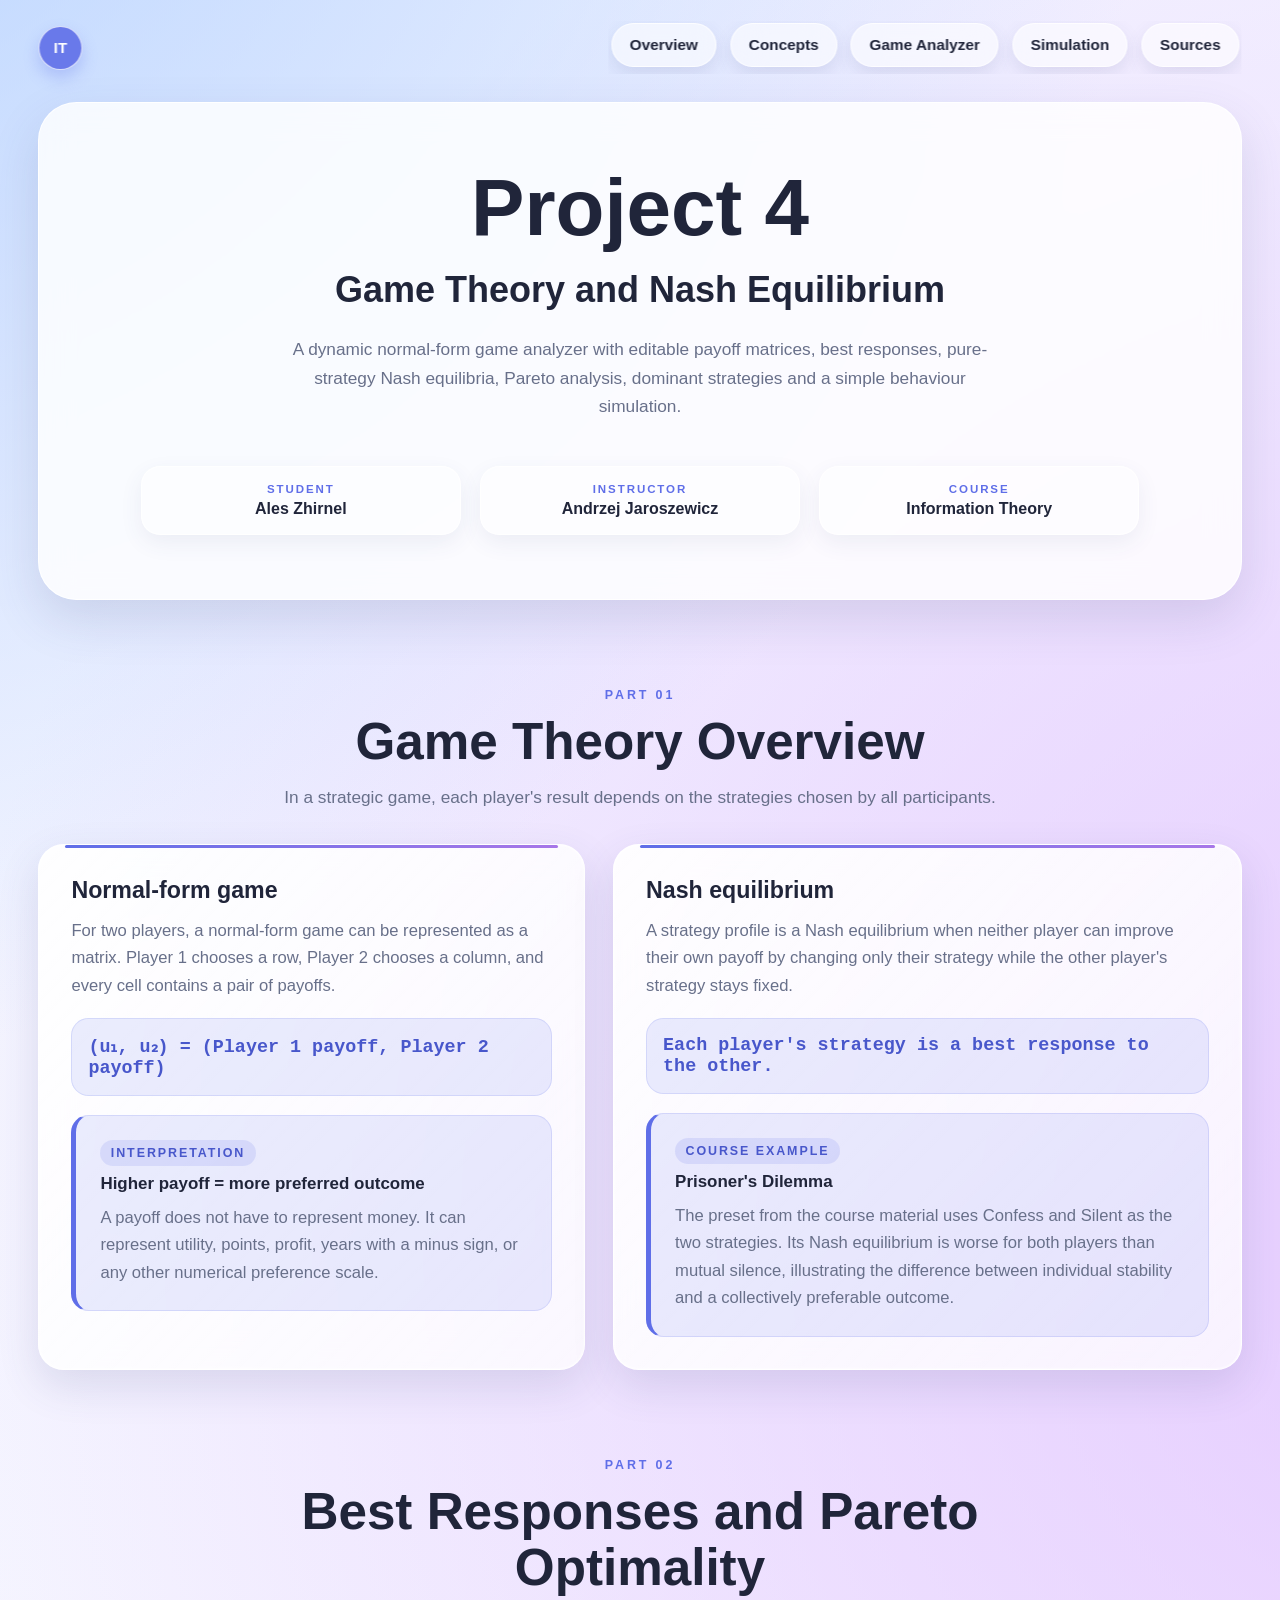
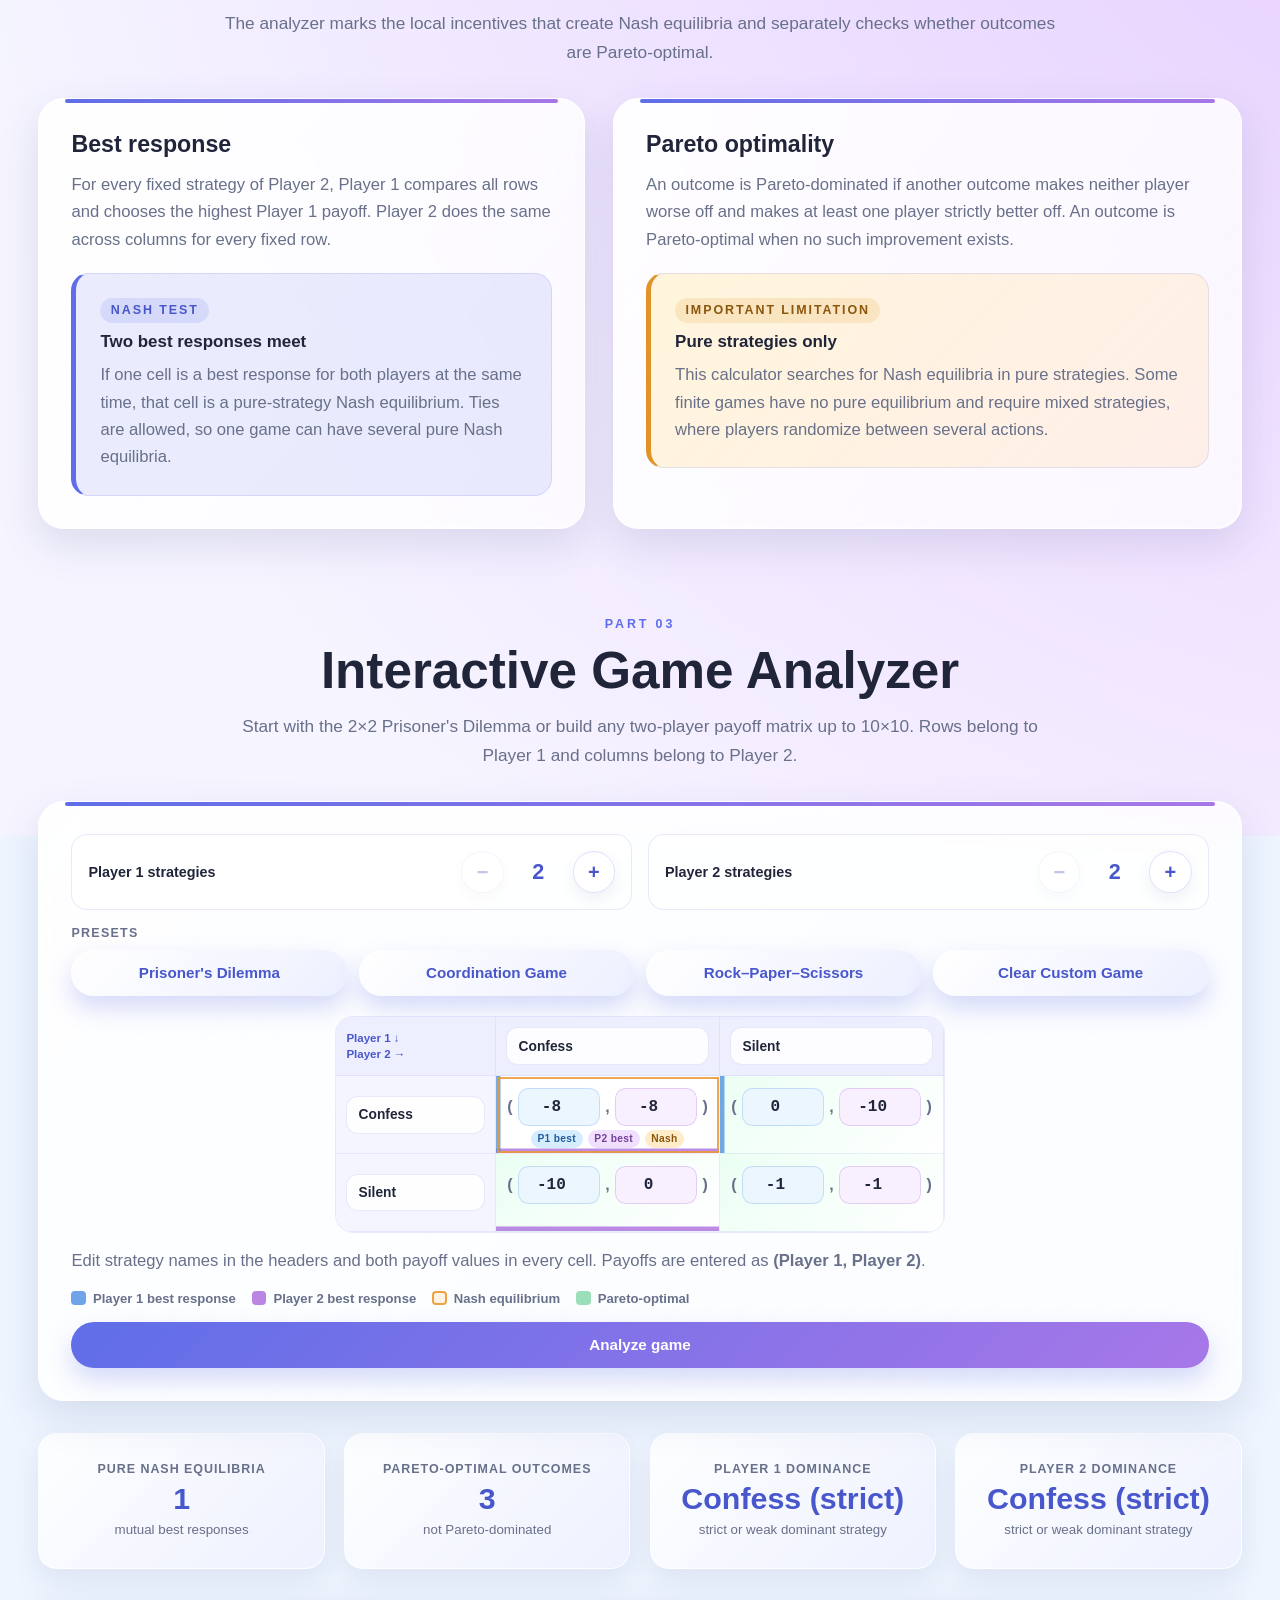
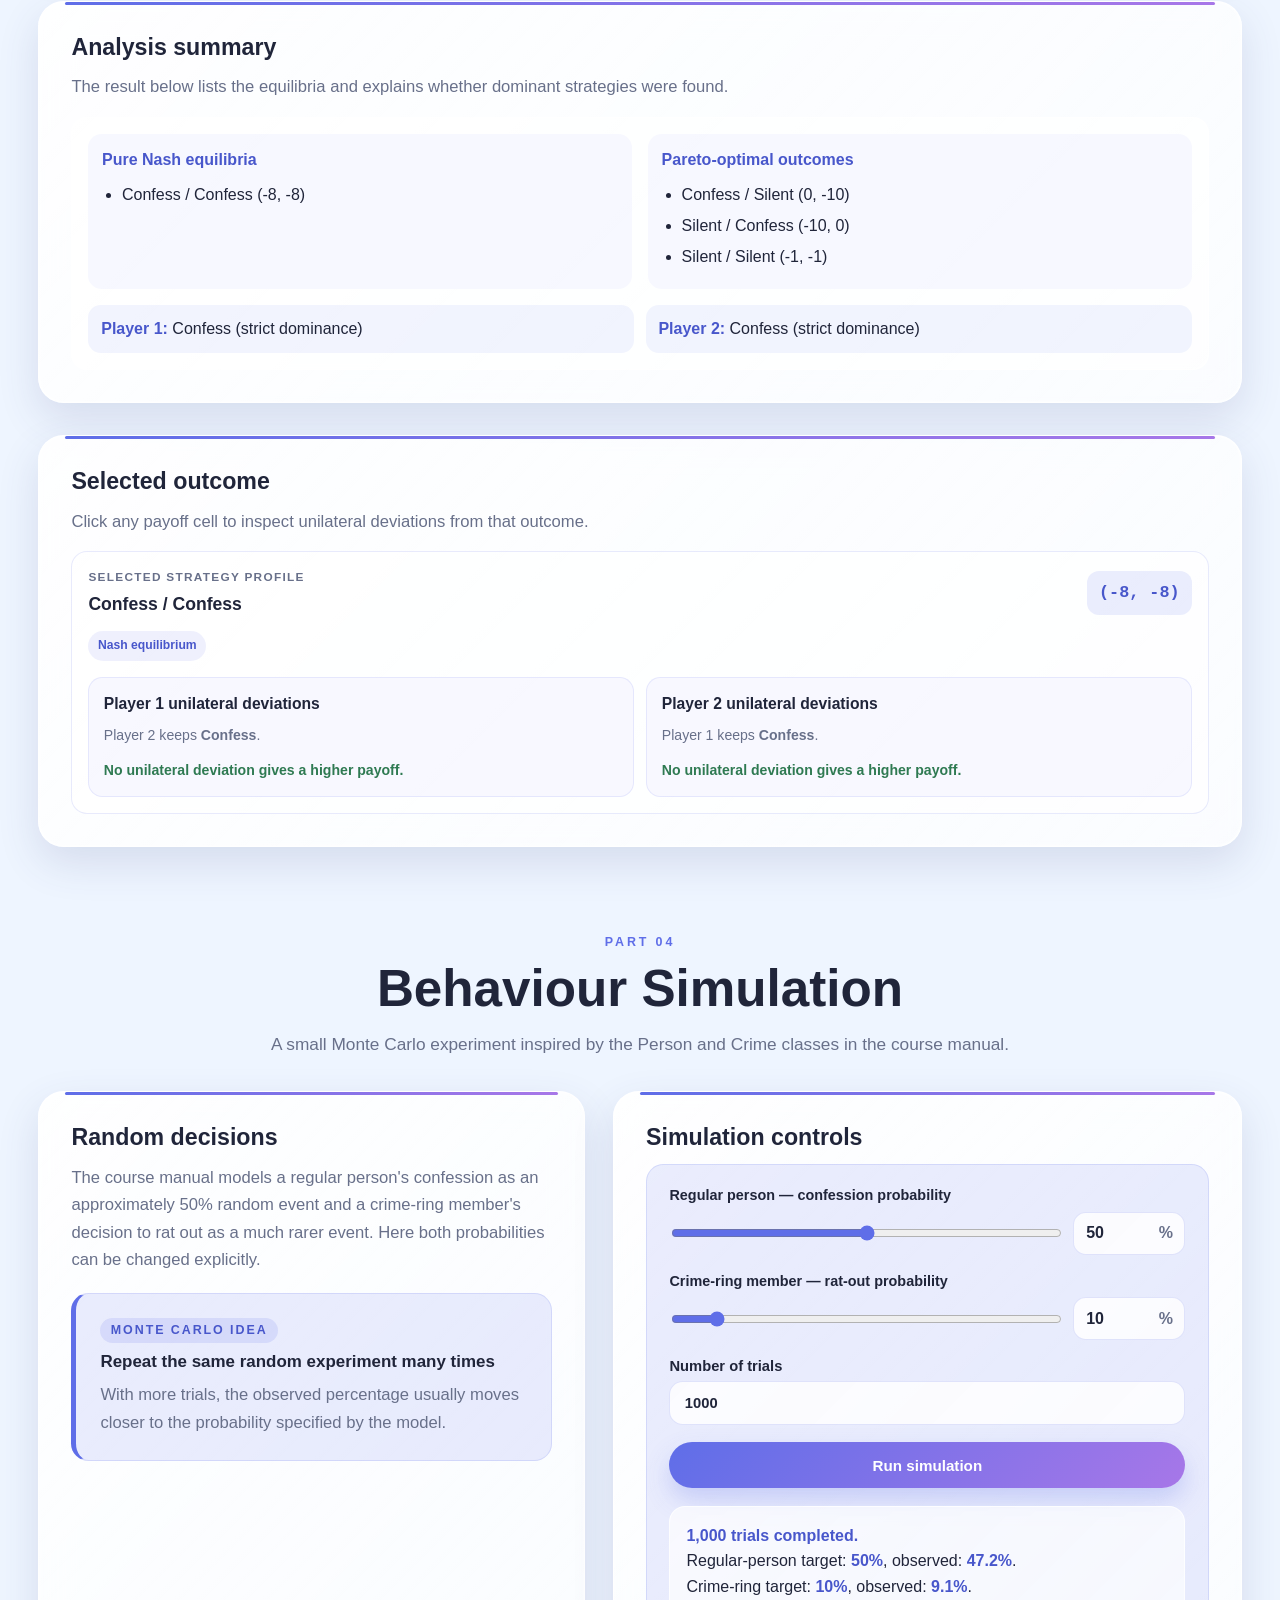
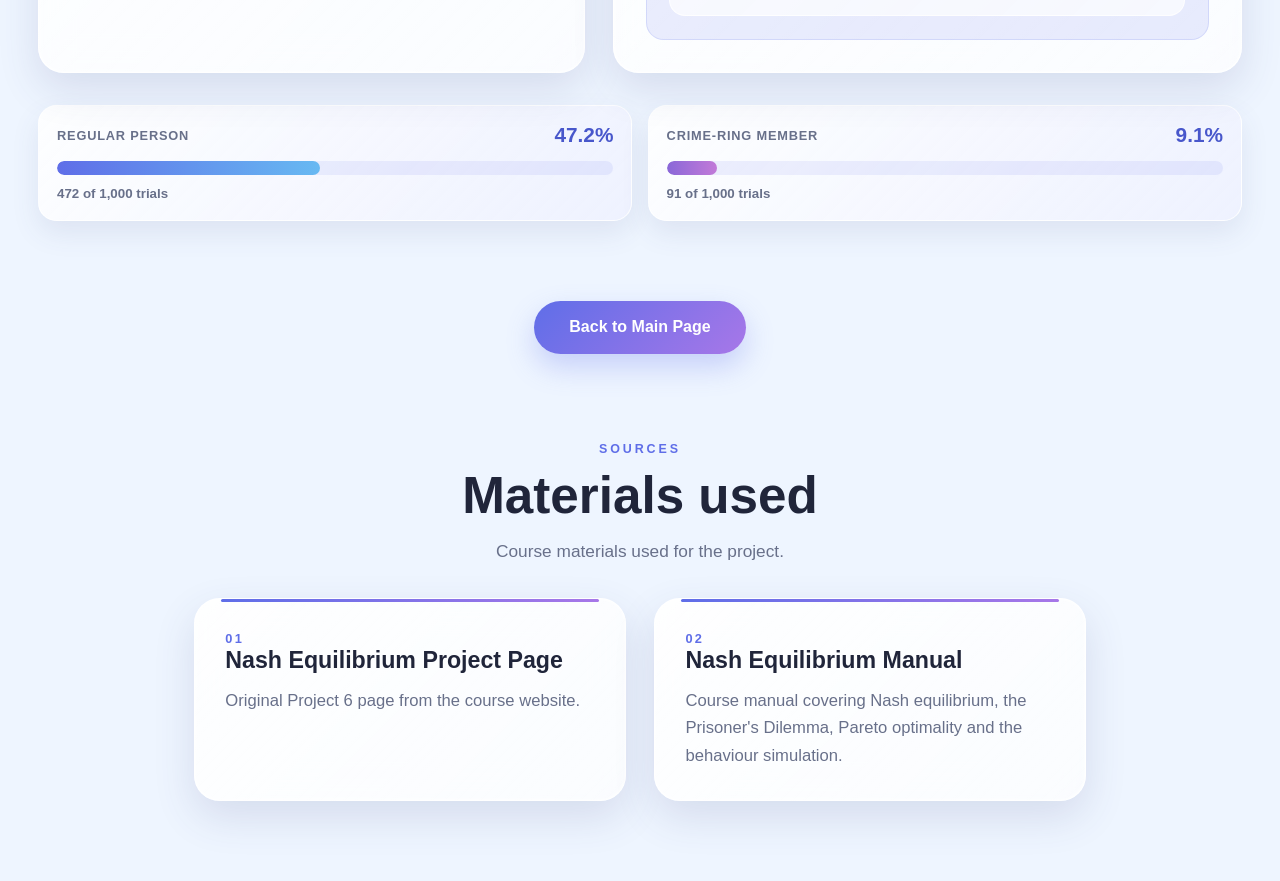
<file: project4/project4.html>
<!DOCTYPE html>
<html lang="en">
<head>
    <meta charset="UTF-8">
    <meta
        name="viewport"
        content="width=device-width, initial-scale=1.0"
    >

    <title>Project 4 | Game Theory and Nash Equilibrium</title>

    <link rel="icon" type="image/svg+xml" href="../images/favicon.svg">
    <link rel="stylesheet" href="../project.css">
    <script src="project4.js" defer></script>
</head>

<body>
    <div class="page-wrapper">
        <header class="top-panel">
            <a href="../index.html" class="logo" aria-label="Go to main page">
                IT
            </a>

            <nav class="project-navigation" aria-label="Project navigation">
                <a href="#overview">Overview</a>
                <a href="#concepts">Concepts</a>
                <a href="#analyzer">Game Analyzer</a>
                <a href="#simulation">Simulation</a>
                <a href="#sources">Sources</a>
            </nav>
        </header>

        <main>
            <section class="project-hero" id="top">
                <!-- <p class="course-label">Information Theory</p> -->

                <h1>Project 4</h1>
                <h2>Game Theory and Nash Equilibrium</h2>

                <p class="hero-description">
                    A dynamic normal-form game analyzer with editable payoff matrices,
                    best responses, pure-strategy Nash equilibria, Pareto analysis,
                    dominant strategies and a simple behaviour simulation.
                </p>

                <div class="hero-meta">
                    <div class="meta-card">
                        <span class="meta-label">Student</span>
                        <strong>Ales Zhirnel</strong>
                    </div>

                    <div class="meta-card">
                        <span class="meta-label">Instructor</span>
                        <strong>Andrzej Jaroszewicz</strong>
                    </div>

                    <div class="meta-card">
                        <span class="meta-label">Course</span>
                        <strong>Information Theory</strong>
                    </div>
                </div>
            </section>

            <section class="content-section" id="overview">
                <div class="section-heading">
                    <p class="section-label">Part 01</p>
                    <h2>Game Theory Overview</h2>
                    <p class="section-description">
                        In a strategic game, each player's result depends on the
                        strategies chosen by all participants.
                    </p>
                </div>

                <div class="section-grid">
                    <article class="theory-card">
                        <h3>Normal-form game</h3>

                        <p>
                            For two players, a normal-form game can be represented as
                            a matrix. Player 1 chooses a row, Player 2 chooses a column,
                            and every cell contains a pair of payoffs.
                        </p>

                        <div class="formula-line">
                            <code>(u₁, u₂) = (Player 1 payoff, Player 2 payoff)</code>
                        </div>

                        <div class="example-box">
                            <span class="example-label">Interpretation</span>
                            <h4>Higher payoff = more preferred outcome</h4>
                            <p>
                                A payoff does not have to represent money. It can
                                represent utility, points, profit, years with a minus
                                sign, or any other numerical preference scale.
                            </p>
                        </div>
                    </article>

                    <article class="theory-card">
                        <h3>Nash equilibrium</h3>

                        <p>
                            A strategy profile is a Nash equilibrium when neither
                            player can improve their own payoff by changing only their
                            strategy while the other player's strategy stays fixed.
                        </p>

                        <div class="formula-line">
                            <code>Each player's strategy is a best response to the other.</code>
                        </div>

                        <div class="example-box">
                            <span class="example-label">Course example</span>
                            <h4>Prisoner's Dilemma</h4>
                            <p>
                                The preset from the course material uses Confess and
                                Silent as the two strategies. Its Nash equilibrium is
                                worse for both players than mutual silence, illustrating
                                the difference between individual stability and a
                                collectively preferable outcome.
                            </p>
                        </div>
                    </article>
                </div>
            </section>

            <section class="content-section" id="concepts">
                <div class="section-heading">
                    <p class="section-label">Part 02</p>
                    <h2>Best Responses and Pareto Optimality</h2>
                    <p class="section-description">
                        The analyzer marks the local incentives that create Nash
                        equilibria and separately checks whether outcomes are
                        Pareto-optimal.
                    </p>
                </div>

                <div class="section-grid">
                    <article class="theory-card">
                        <h3>Best response</h3>

                        <p>
                            For every fixed strategy of Player 2, Player 1 compares all
                            rows and chooses the highest Player 1 payoff. Player 2 does
                            the same across columns for every fixed row.
                        </p>

                        <div class="example-box">
                            <span class="example-label">Nash test</span>
                            <h4>Two best responses meet</h4>
                            <p>
                                If one cell is a best response for both players at the
                                same time, that cell is a pure-strategy Nash equilibrium.
                                Ties are allowed, so one game can have several pure Nash
                                equilibria.
                            </p>
                        </div>
                    </article>

                    <article class="theory-card">
                        <h3>Pareto optimality</h3>

                        <p>
                            An outcome is Pareto-dominated if another outcome makes
                            neither player worse off and makes at least one player
                            strictly better off. An outcome is Pareto-optimal when no
                            such improvement exists.
                        </p>

                        <div class="example-box limitation-box">
                            <span class="example-label">Important limitation</span>
                            <h4>Pure strategies only</h4>
                            <p>
                                This calculator searches for Nash equilibria in pure
                                strategies. Some finite games have no pure equilibrium
                                and require mixed strategies, where players randomize
                                between several actions.
                            </p>
                        </div>
                    </article>
                </div>
            </section>

            <section class="content-section" id="analyzer">
                <div class="section-heading">
                    <p class="section-label">Part 03</p>
                    <h2>Interactive Game Analyzer</h2>
                    <p class="section-description">
                        Start with the 2×2 Prisoner's Dilemma or build any two-player
                        payoff matrix up to 10×10. Rows belong to Player 1 and columns
                        belong to Player 2.
                    </p>
                </div>

                <div class="visualization-card">
                    <div class="game-controls-grid">
                        <div class="dimension-control">
                            <span class="dimension-label">Player 1 strategies</span>

                            <div class="dimension-stepper" aria-label="Player 1 strategy count">
                                <button
                                    type="button"
                                    class="dimension-button"
                                    id="rows-minus"
                                    aria-label="Remove one Player 1 strategy"
                                >−</button>

                                <strong class="dimension-value" id="row-count">2</strong>

                                <button
                                    type="button"
                                    class="dimension-button"
                                    id="rows-plus"
                                    aria-label="Add one Player 1 strategy"
                                >+</button>
                            </div>
                        </div>

                        <div class="dimension-control">
                            <span class="dimension-label">Player 2 strategies</span>

                            <div class="dimension-stepper" aria-label="Player 2 strategy count">
                                <button
                                    type="button"
                                    class="dimension-button"
                                    id="cols-minus"
                                    aria-label="Remove one Player 2 strategy"
                                >−</button>

                                <strong class="dimension-value" id="column-count">2</strong>

                                <button
                                    type="button"
                                    class="dimension-button"
                                    id="cols-plus"
                                    aria-label="Add one Player 2 strategy"
                                >+</button>
                            </div>
                        </div>
                    </div>

                    <div class="preset-area">
                        <span class="preset-label">Presets</span>

                        <div class="preset-grid">
                            <button
                                type="button"
                                class="calculator-button secondary-button"
                                id="preset-prisoners"
                            >Prisoner's Dilemma</button>

                            <button
                                type="button"
                                class="calculator-button secondary-button"
                                id="preset-coordination"
                            >Coordination Game</button>

                            <button
                                type="button"
                                class="calculator-button secondary-button"
                                id="preset-rps"
                            >Rock–Paper–Scissors</button>

                            <button
                                type="button"
                                class="calculator-button secondary-button"
                                id="preset-custom"
                            >Clear Custom Game</button>
                        </div>
                    </div>

                    <div class="game-matrix-shell">
                        <div class="game-matrix-scroll" id="game-matrix-scroll">
                            <table
                                class="payoff-matrix"
                                id="payoff-matrix"
                                aria-label="Editable payoff matrix"
                            ></table>
                        </div>
                    </div>

                    <p class="matrix-help">
                        Edit strategy names in the headers and both payoff values in
                        every cell. Payoffs are entered as <strong>(Player 1, Player 2)</strong>.
                    </p>

                    <div class="matrix-legend" aria-label="Analysis legend">
                        <span class="legend-item">
                            <span class="legend-swatch best-p1-swatch"></span>
                            Player 1 best response
                        </span>

                        <span class="legend-item">
                            <span class="legend-swatch best-p2-swatch"></span>
                            Player 2 best response
                        </span>

                        <span class="legend-item">
                            <span class="legend-swatch nash-swatch"></span>
                            Nash equilibrium
                        </span>

                        <span class="legend-item">
                            <span class="legend-swatch pareto-swatch"></span>
                            Pareto-optimal
                        </span>
                    </div>

                    <button
                        type="button"
                        class="calculator-button analyze-game-button"
                        id="analyze-game-button"
                    >Analyze game</button>
                </div>

                <div class="metric-grid" id="game-metrics">
                    <div class="metric-card">
                        <span>Pure Nash equilibria</span>
                        <strong id="metric-nash">—</strong>
                        <small>mutual best responses</small>
                    </div>

                    <div class="metric-card">
                        <span>Pareto-optimal outcomes</span>
                        <strong id="metric-pareto">—</strong>
                        <small>not Pareto-dominated</small>
                    </div>

                    <div class="metric-card">
                        <span>Player 1 dominance</span>
                        <strong id="metric-dominant-p1">—</strong>
                        <small>strict or weak dominant strategy</small>
                    </div>

                    <div class="metric-card">
                        <span>Player 2 dominance</span>
                        <strong id="metric-dominant-p2">—</strong>
                        <small>strict or weak dominant strategy</small>
                    </div>
                </div>

                <div class="visualization-card">
                    <h3>Analysis summary</h3>
                    <p>
                        The result below lists the equilibria and explains whether
                        dominant strategies were found.
                    </p>

                    <div
                        class="calculator-result game-analysis-result"
                        id="game-analysis-result"
                        aria-live="polite"
                    >Press “Analyze game” to evaluate the matrix.</div>
                </div>

                <div class="visualization-card">
                    <h3>Selected outcome</h3>
                    <p>
                        Click any payoff cell to inspect unilateral deviations from
                        that outcome.
                    </p>

                    <div
                        class="outcome-detail"
                        id="outcome-detail"
                        aria-live="polite"
                    >Select a cell in the payoff matrix.</div>
                </div>
            </section>

            <section class="content-section" id="simulation">
                <div class="section-heading">
                    <p class="section-label">Part 04</p>
                    <h2>Behaviour Simulation</h2>
                    <p class="section-description">
                        A small Monte Carlo experiment inspired by the Person and
                        Crime classes in the course manual.
                    </p>
                </div>

                <div class="section-grid">
                    <article class="theory-card">
                        <h3>Random decisions</h3>

                        <p>
                            The course manual models a regular person's confession as
                            an approximately 50% random event and a crime-ring member's
                            decision to rat out as a much rarer event. Here both
                            probabilities can be changed explicitly.
                        </p>

                        <div class="example-box">
                            <span class="example-label">Monte Carlo idea</span>
                            <h4>Repeat the same random experiment many times</h4>
                            <p>
                                With more trials, the observed percentage usually moves
                                closer to the probability specified by the model.
                            </p>
                        </div>
                    </article>

                    <article class="calculator-card">
                        <h3>Simulation controls</h3>

                        <div class="calculator-box simulation-controls">
                            <div class="probability-control">
                                <label for="regular-probability">
                                    Regular person — confession probability
                                </label>

                                <div class="probability-input-row">
                                    <input
                                        type="range"
                                        id="regular-probability-range"
                                        min="0"
                                        max="100"
                                        step="1"
                                        value="50"
                                    >

                                    <div class="percentage-input-wrap">
                                        <input
                                            type="number"
                                            id="regular-probability"
                                            min="0"
                                            max="100"
                                            step="1"
                                            value="50"
                                        >
                                        <span>%</span>
                                    </div>
                                </div>
                            </div>

                            <div class="probability-control">
                                <label for="crime-probability">
                                    Crime-ring member — rat-out probability
                                </label>

                                <div class="probability-input-row">
                                    <input
                                        type="range"
                                        id="crime-probability-range"
                                        min="0"
                                        max="100"
                                        step="1"
                                        value="10"
                                    >

                                    <div class="percentage-input-wrap">
                                        <input
                                            type="number"
                                            id="crime-probability"
                                            min="0"
                                            max="100"
                                            step="1"
                                            value="10"
                                        >
                                        <span>%</span>
                                    </div>
                                </div>
                            </div>

                            <label class="input-group" for="simulation-trials">
                                <span>Number of trials</span>
                                <input
                                    type="number"
                                    id="simulation-trials"
                                    min="100"
                                    max="100000"
                                    step="100"
                                    value="1000"
                                >
                            </label>

                            <button
                                type="button"
                                class="calculator-button"
                                id="run-simulation-button"
                            >Run simulation</button>

                            <div
                                class="calculator-result"
                                id="simulation-result"
                                aria-live="polite"
                            >Run the simulation to compare observed frequencies.</div>
                        </div>
                    </article>
                </div>

                <div class="simulation-results" id="simulation-bars" hidden>
                    <article class="simulation-result-card">
                        <div class="simulation-result-heading">
                            <span>Regular person</span>
                            <strong id="regular-observed">—</strong>
                        </div>

                        <div class="simulation-bar" aria-hidden="true">
                            <div
                                class="simulation-bar-fill regular-bar-fill"
                                id="regular-bar-fill"
                            ></div>
                        </div>

                        <small id="regular-count">—</small>
                    </article>

                    <article class="simulation-result-card">
                        <div class="simulation-result-heading">
                            <span>Crime-ring member</span>
                            <strong id="crime-observed">—</strong>
                        </div>

                        <div class="simulation-bar" aria-hidden="true">
                            <div
                                class="simulation-bar-fill crime-bar-fill"
                                id="crime-bar-fill"
                            ></div>
                        </div>

                        <small id="crime-count">—</small>
                    </article>
                </div>
            </section>

            <section class="back-home-section" aria-label="Back to main page">
                <a href="../index.html#projects" class="back-home-button">
                    Back to Main Page
                </a>
            </section>

            <section class="content-section" id="sources">
                <div class="section-heading">
                    <p class="section-label">Sources</p>
                    <h2>Materials used</h2>
                    <p class="section-description">
                        Course materials used for the project.
                    </p>
                </div>

                <div class="source-grid">
                    <a
                        href="https://boole.bsite.net/Projects/6/"
                        class="source-card"
                        target="_blank"
                        rel="noopener noreferrer"
                    >
                        <span class="source-number">01</span>
                        <h3>Nash Equilibrium Project Page</h3>
                        <p>
                            Original Project 6 page from the course website.
                        </p>
                    </a>

                    <a
                        href="https://boole.bsite.net/Projects/6/Manual_Nash_E.pdf"
                        class="source-card"
                        target="_blank"
                        rel="noopener noreferrer"
                    >
                        <span class="source-number">02</span>
                        <h3>Nash Equilibrium Manual</h3>
                        <p>
                            Course manual covering Nash equilibrium, the Prisoner's
                            Dilemma, Pareto optimality and the behaviour simulation.
                        </p>
                    </a>
                </div>
            </section>
        </main>
    </div>
</body>
</html>
</file>
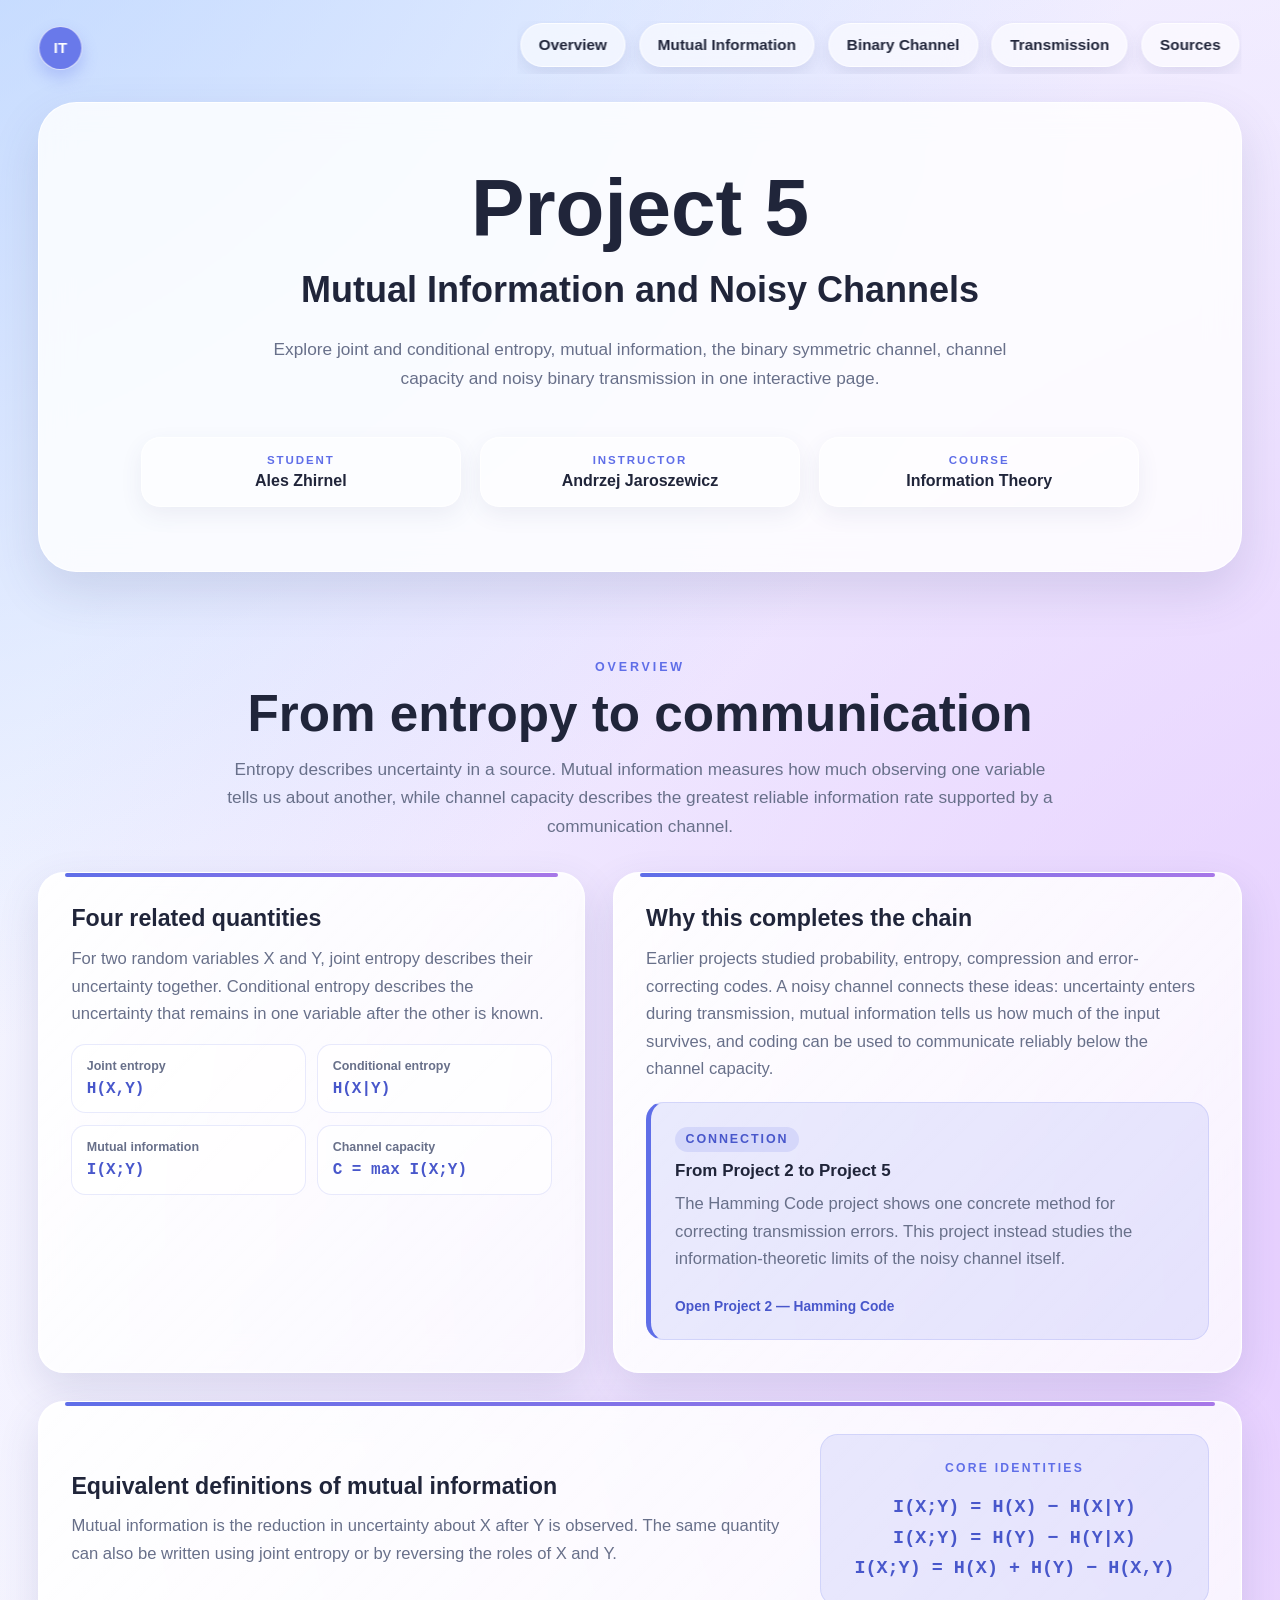
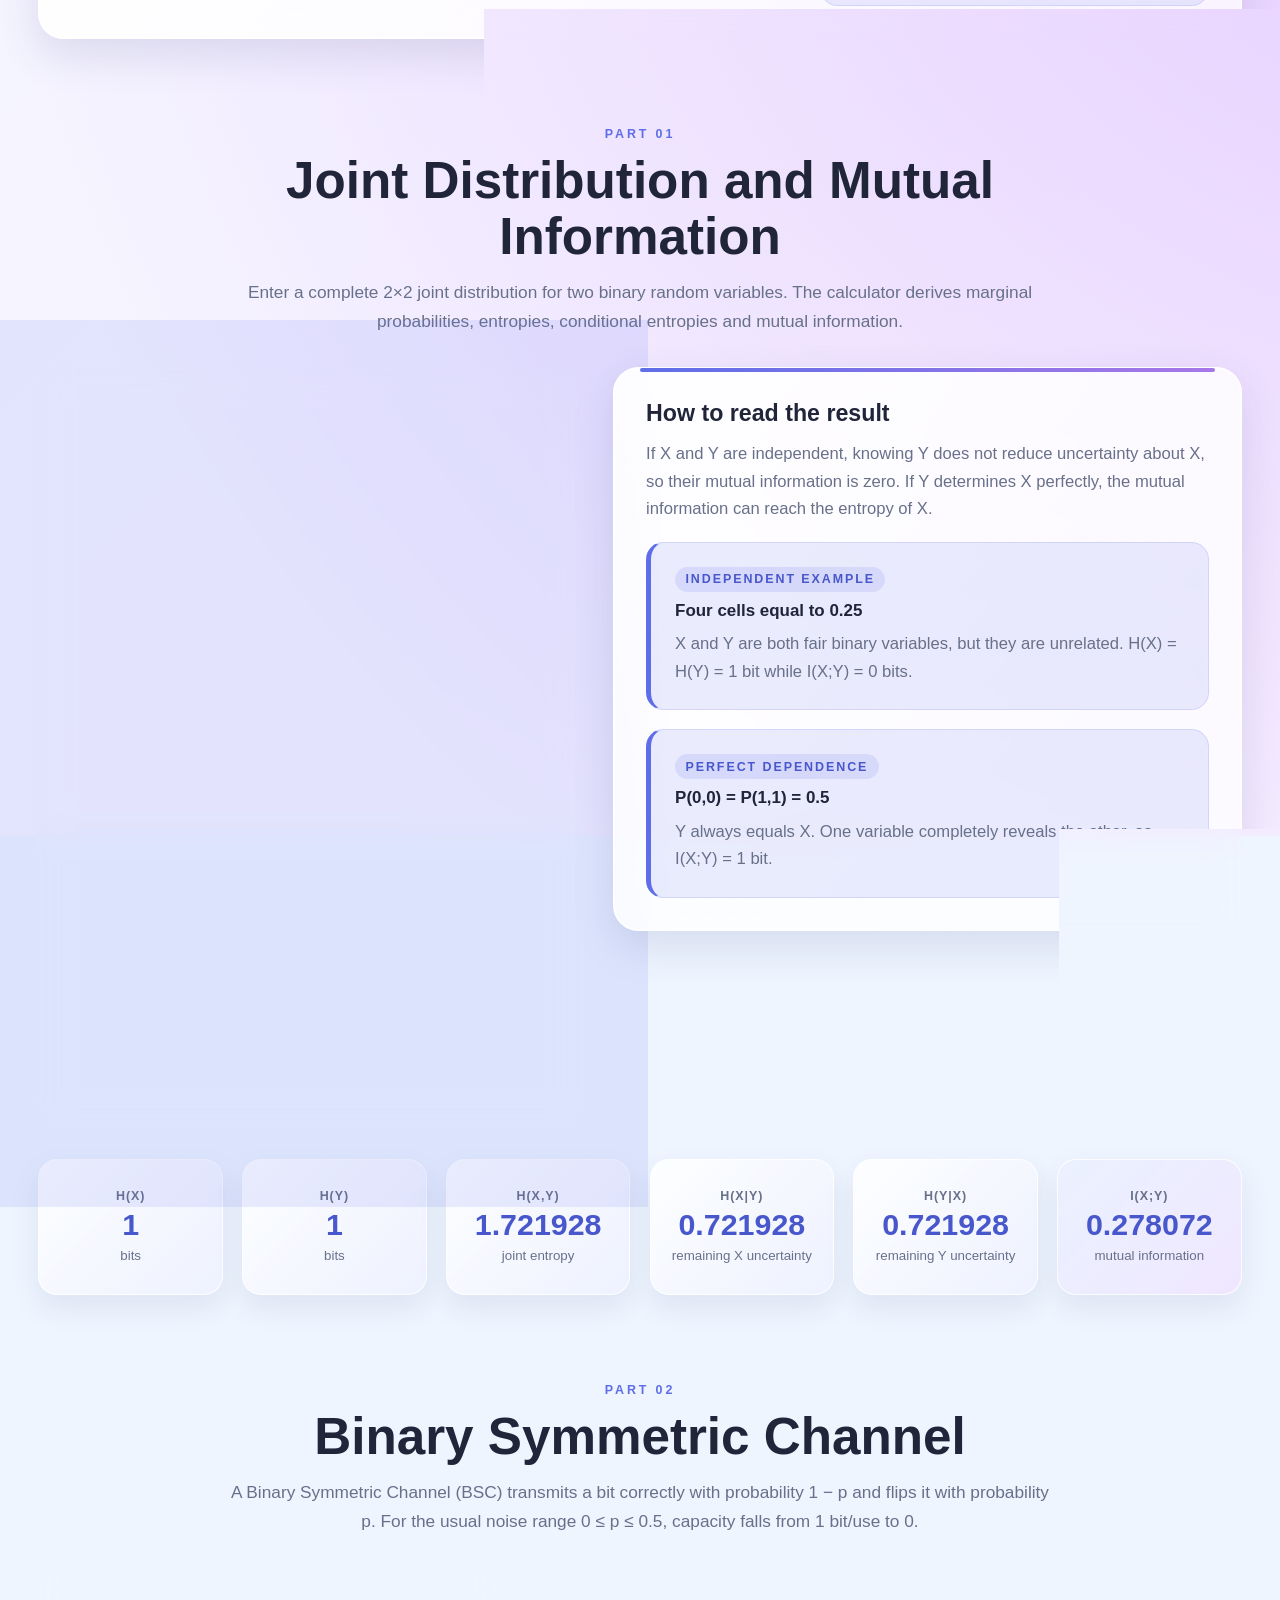
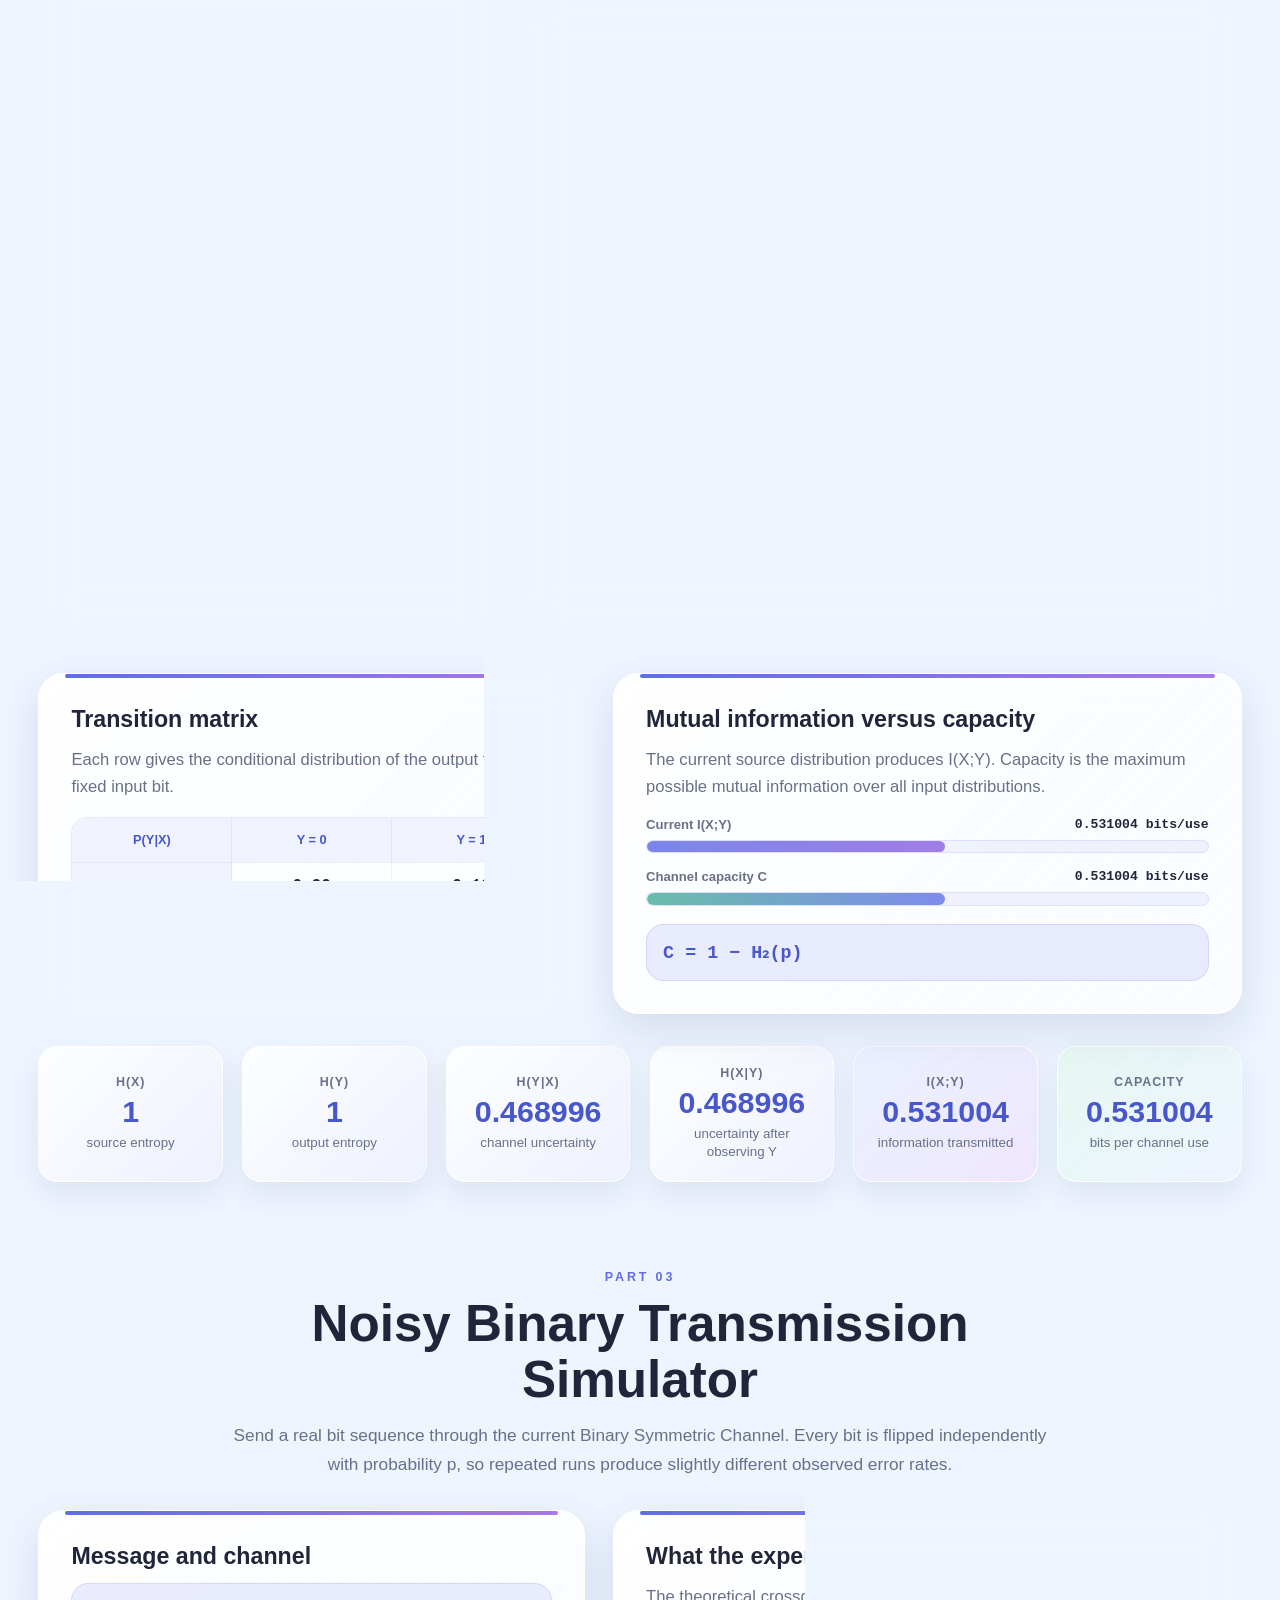
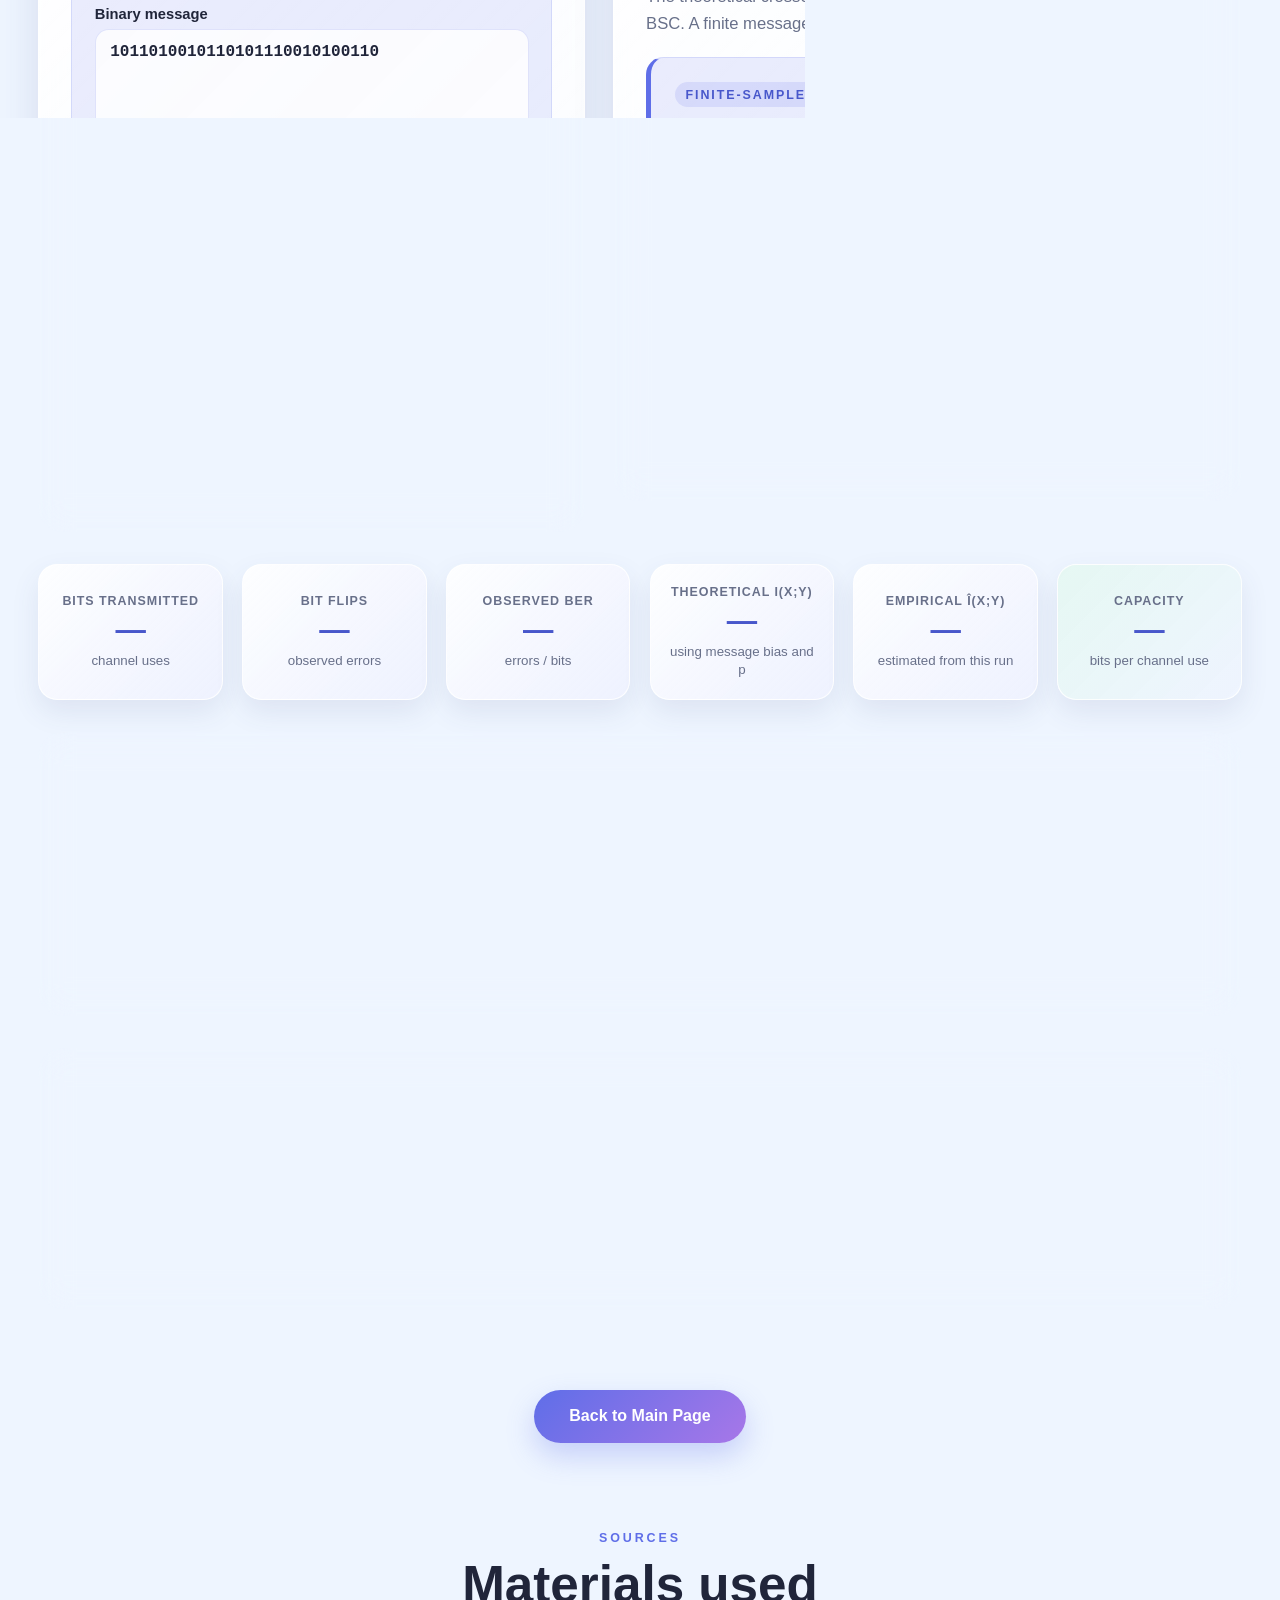
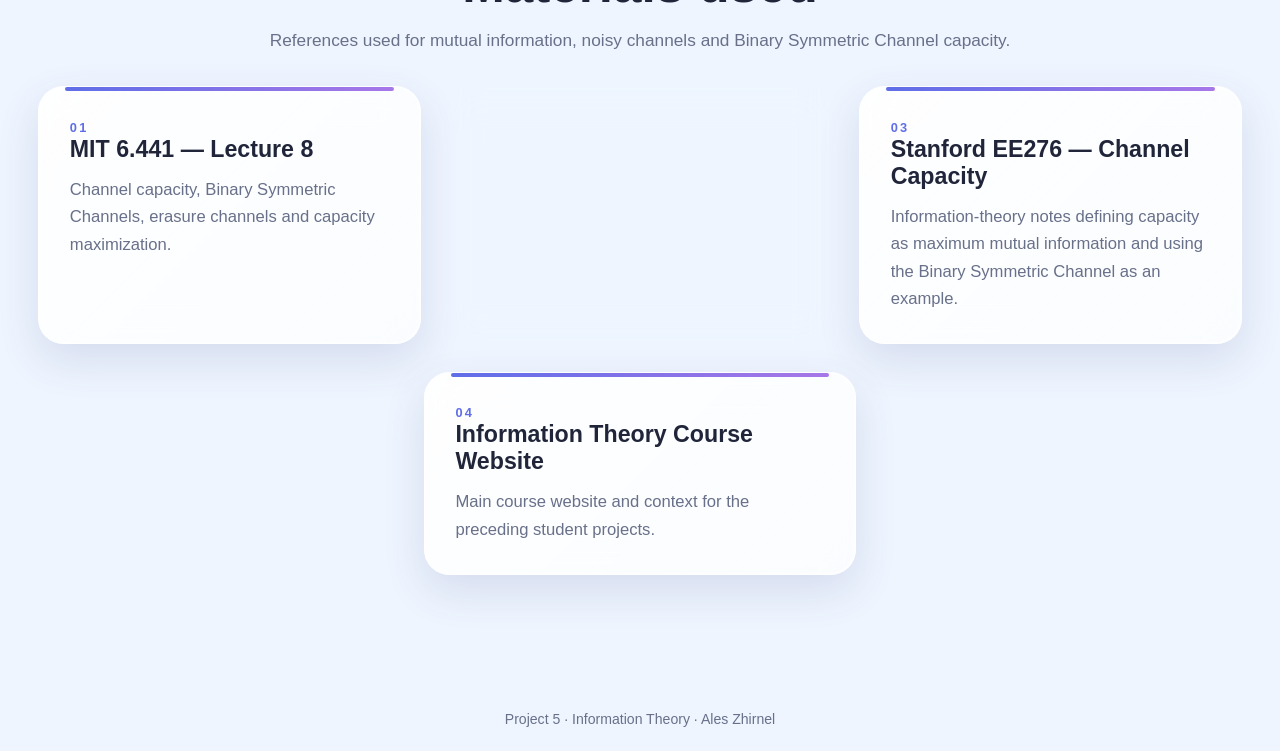
<file: project5/project5.html>
<!DOCTYPE html>
<html lang="en">
<head>
    <meta charset="UTF-8">
    <meta
        name="viewport"
        content="width=device-width, initial-scale=1.0"
    >

    <title>Project 5 | Mutual Information and Noisy Channels</title>

    <link rel="icon" type="image/svg+xml" href="../images/favicon.svg">
    <link rel="stylesheet" href="../project.css">
    <script src="project5.js" defer></script>
</head>

<body>
    <div class="page-wrapper">
        <header class="top-panel">
            <a href="../index.html" class="logo" aria-label="Go to main page">
                IT
            </a>

            <nav class="project-navigation" aria-label="Project navigation">
                <a href="#overview">Overview</a>
                <a href="#mutual-information">Mutual Information</a>
                <a href="#bsc">Binary Channel</a>
                <a href="#simulator">Transmission</a>
                <a href="#sources">Sources</a>
            </nav>
        </header>

        <main>
            <section class="project-hero" id="top">
                <!-- <p class="course-label">Information Theory</p> -->

                <h1>Project 5</h1>
                <h2>Mutual Information and Noisy Channels</h2>

                <p class="hero-description">
                    Explore joint and conditional entropy, mutual information,
                    the binary symmetric channel, channel capacity and noisy
                    binary transmission in one interactive page.
                </p>

                <div class="hero-meta">
                    <div class="meta-card">
                        <span class="meta-label">Student</span>
                        <strong>Ales Zhirnel</strong>
                    </div>

                    <div class="meta-card">
                        <span class="meta-label">Instructor</span>
                        <strong>Andrzej Jaroszewicz</strong>
                    </div>

                    <div class="meta-card">
                        <span class="meta-label">Course</span>
                        <strong>Information Theory</strong>
                    </div>
                </div>
            </section>

            <section class="content-section" id="overview">
                <div class="section-heading">
                    <p class="section-label">Overview</p>
                    <h2>From entropy to communication</h2>
                    <p class="section-description">
                        Entropy describes uncertainty in a source. Mutual information
                        measures how much observing one variable tells us about another,
                        while channel capacity describes the greatest reliable information
                        rate supported by a communication channel.
                    </p>
                </div>

                <div class="section-grid">
                    <article class="theory-card">
                        <h3>Four related quantities</h3>

                        <p>
                            For two random variables X and Y, joint entropy describes
                            their uncertainty together. Conditional entropy describes the
                            uncertainty that remains in one variable after the other is known.
                        </p>

                        <div class="information-identity-grid">
                            <div class="information-identity-card">
                                <span>Joint entropy</span>
                                <code>H(X,Y)</code>
                            </div>

                            <div class="information-identity-card">
                                <span>Conditional entropy</span>
                                <code>H(X|Y)</code>
                            </div>

                            <div class="information-identity-card">
                                <span>Mutual information</span>
                                <code>I(X;Y)</code>
                            </div>

                            <div class="information-identity-card">
                                <span>Channel capacity</span>
                                <code>C = max I(X;Y)</code>
                            </div>
                        </div>
                    </article>

                    <article class="theory-card">
                        <h3>Why this completes the chain</h3>

                        <p>
                            Earlier projects studied probability, entropy, compression and
                            error-correcting codes. A noisy channel connects these ideas:
                            uncertainty enters during transmission, mutual information tells
                            us how much of the input survives, and coding can be used to
                            communicate reliably below the channel capacity.
                        </p>

                        <div class="example-box">
                            <span class="example-label">Connection</span>
                            <h4>From Project 2 to Project 5</h4>
                            <p>
                                The Hamming Code project shows one concrete method for
                                correcting transmission errors. This project instead studies
                                the information-theoretic limits of the noisy channel itself.
                            </p>
                            <a class="inline-project-link" href="../project2/project2.html">
                                Open Project 2 — Hamming Code
                            </a>
                        </div>
                    </article>
                </div>

                <div class="section-card wide-card information-formula-card">
                    <div class="text-block">
                        <h3>Equivalent definitions of mutual information</h3>
                        <p>
                            Mutual information is the reduction in uncertainty about X after
                            Y is observed. The same quantity can also be written using joint
                            entropy or by reversing the roles of X and Y.
                        </p>
                    </div>

                    <div class="formula-card formula-card-wide">
                        <span class="formula-label">Core identities</span>
                        <code>I(X;Y) = H(X) − H(X|Y)</code>
                        <code>I(X;Y) = H(Y) − H(Y|X)</code>
                        <code>I(X;Y) = H(X) + H(Y) − H(X,Y)</code>
                    </div>
                </div>
            </section>

            <section class="content-section" id="mutual-information">
                <div class="section-heading">
                    <p class="section-label">Part 01</p>
                    <h2>Joint Distribution and Mutual Information</h2>
                    <p class="section-description">
                        Enter a complete 2×2 joint distribution for two binary random
                        variables. The calculator derives marginal probabilities, entropies,
                        conditional entropies and mutual information.
                    </p>
                </div>

                <div class="section-grid joint-calculator-layout">
                    <article class="calculator-card">
                        <h3>Joint probability table</h3>

                        <div class="calculator-box">
                            <p class="calculator-note">
                                Probabilities must be non-negative and total 1. Use Normalize
                                to rescale any positive weights automatically.
                            </p>

                            <div class="joint-table-wrapper">
                                <table class="joint-probability-table">
                                    <thead>
                                        <tr>
                                            <th scope="col">X \ Y</th>
                                            <th scope="col">Y = 0</th>
                                            <th scope="col">Y = 1</th>
                                            <th scope="col">P(X)</th>
                                        </tr>
                                    </thead>
                                    <tbody>
                                        <tr>
                                            <th scope="row">X = 0</th>
                                            <td>
                                                <input
                                                    type="number"
                                                    id="joint-00"
                                                    class="joint-probability-input"
                                                    min="0"
                                                    max="1"
                                                    step="any"
                                                    value="0.4"
                                                    aria-label="Probability X equals 0 and Y equals 0"
                                                >
                                            </td>
                                            <td>
                                                <input
                                                    type="number"
                                                    id="joint-01"
                                                    class="joint-probability-input"
                                                    min="0"
                                                    max="1"
                                                    step="any"
                                                    value="0.1"
                                                    aria-label="Probability X equals 0 and Y equals 1"
                                                >
                                            </td>
                                            <td class="joint-marginal" id="marginal-x0">0.5</td>
                                        </tr>

                                        <tr>
                                            <th scope="row">X = 1</th>
                                            <td>
                                                <input
                                                    type="number"
                                                    id="joint-10"
                                                    class="joint-probability-input"
                                                    min="0"
                                                    max="1"
                                                    step="any"
                                                    value="0.1"
                                                    aria-label="Probability X equals 1 and Y equals 0"
                                                >
                                            </td>
                                            <td>
                                                <input
                                                    type="number"
                                                    id="joint-11"
                                                    class="joint-probability-input"
                                                    min="0"
                                                    max="1"
                                                    step="any"
                                                    value="0.4"
                                                    aria-label="Probability X equals 1 and Y equals 1"
                                                >
                                            </td>
                                            <td class="joint-marginal" id="marginal-x1">0.5</td>
                                        </tr>
                                    </tbody>
                                    <tfoot>
                                        <tr>
                                            <th scope="row">P(Y)</th>
                                            <td class="joint-marginal" id="marginal-y0">0.5</td>
                                            <td class="joint-marginal" id="marginal-y1">0.5</td>
                                            <td class="joint-total" id="joint-total">1</td>
                                        </tr>
                                    </tfoot>
                                </table>
                            </div>

                            <div class="button-row three-button-row project5-example-buttons">
                                <button
                                    type="button"
                                    class="calculator-button secondary-button"
                                    id="joint-independent-example"
                                >Independent</button>

                                <button
                                    type="button"
                                    class="calculator-button secondary-button"
                                    id="joint-correlated-example"
                                >Correlated</button>

                                <button
                                    type="button"
                                    class="calculator-button secondary-button"
                                    id="joint-perfect-example"
                                >Perfect match</button>
                            </div>

                            <div class="button-row">
                                <button
                                    type="button"
                                    class="calculator-button secondary-button"
                                    id="normalize-joint"
                                >Normalize</button>

                                <button
                                    type="button"
                                    class="calculator-button"
                                    id="calculate-joint"
                                >Calculate information</button>
                            </div>

                            <div
                                class="calculator-result"
                                id="joint-result"
                                aria-live="polite"
                            >Result will appear here.</div>
                        </div>
                    </article>

                    <article class="theory-card">
                        <h3>How to read the result</h3>

                        <p>
                            If X and Y are independent, knowing Y does not reduce uncertainty
                            about X, so their mutual information is zero. If Y determines X
                            perfectly, the mutual information can reach the entropy of X.
                        </p>

                        <div class="example-box">
                            <span class="example-label">Independent example</span>
                            <h4>Four cells equal to 0.25</h4>
                            <p>
                                X and Y are both fair binary variables, but they are unrelated.
                                H(X) = H(Y) = 1 bit while I(X;Y) = 0 bits.
                            </p>
                        </div>

                        <div class="example-box">
                            <span class="example-label">Perfect dependence</span>
                            <h4>P(0,0) = P(1,1) = 0.5</h4>
                            <p>
                                Y always equals X. One variable completely reveals the other,
                                so I(X;Y) = 1 bit.
                            </p>
                        </div>
                    </article>
                </div>

                <div class="metric-grid project5-metric-grid" id="joint-metrics">
                    <div class="metric-card">
                        <span>H(X)</span>
                        <strong>—</strong>
                        <small>bits</small>
                    </div>
                    <div class="metric-card">
                        <span>H(Y)</span>
                        <strong>—</strong>
                        <small>bits</small>
                    </div>
                    <div class="metric-card">
                        <span>H(X,Y)</span>
                        <strong>—</strong>
                        <small>joint entropy</small>
                    </div>
                    <div class="metric-card">
                        <span>H(X|Y)</span>
                        <strong>—</strong>
                        <small>remaining X uncertainty</small>
                    </div>
                    <div class="metric-card">
                        <span>H(Y|X)</span>
                        <strong>—</strong>
                        <small>remaining Y uncertainty</small>
                    </div>
                    <div class="metric-card metric-card-emphasis">
                        <span>I(X;Y)</span>
                        <strong>—</strong>
                        <small>mutual information</small>
                    </div>
                </div>
            </section>

            <section class="content-section" id="bsc">
                <div class="section-heading">
                    <p class="section-label">Part 02</p>
                    <h2>Binary Symmetric Channel</h2>
                    <p class="section-description">
                        A Binary Symmetric Channel (BSC) transmits a bit correctly with
                        probability 1 − p and flips it with probability p. For the usual
                        noise range 0 ≤ p ≤ 0.5, capacity falls from 1 bit/use to 0.
                    </p>
                </div>

                <div class="section-grid bsc-main-layout">
                    <article class="calculator-card">
                        <h3>Channel controls</h3>

                        <div class="calculator-box">
                            <div class="project5-slider-group">
                                <label for="source-one-probability-range">
                                    <span>Source probability P(X = 1)</span>
                                    <strong id="source-one-readout">50%</strong>
                                </label>

                                <div class="range-number-row">
                                    <input
                                        type="range"
                                        id="source-one-probability-range"
                                        min="0"
                                        max="100"
                                        step="1"
                                        value="50"
                                    >

                                    <div class="percentage-input-wrap project5-percentage-input">
                                        <input
                                            type="number"
                                            id="source-one-probability"
                                            class="compact-number-input"
                                            min="0"
                                            max="100"
                                            step="1"
                                            value="50"
                                        >
                                        <span>%</span>
                                    </div>
                                </div>
                            </div>

                            <div class="project5-slider-group">
                                <label for="crossover-probability-range">
                                    <span>Crossover probability p</span>
                                    <strong id="crossover-readout">10%</strong>
                                </label>

                                <div class="range-number-row">
                                    <input
                                        type="range"
                                        id="crossover-probability-range"
                                        min="0"
                                        max="50"
                                        step="1"
                                        value="10"
                                    >

                                    <div class="percentage-input-wrap project5-percentage-input">
                                        <input
                                            type="number"
                                            id="crossover-probability"
                                            class="compact-number-input"
                                            min="0"
                                            max="50"
                                            step="1"
                                            value="10"
                                        >
                                        <span>%</span>
                                    </div>
                                </div>
                            </div>

                            <div class="button-row project5-preset-buttons">
                                <button
                                    type="button"
                                    class="calculator-button secondary-button"
                                    data-bsc-preset="perfect"
                                >Perfect channel</button>

                                <button
                                    type="button"
                                    class="calculator-button secondary-button"
                                    data-bsc-preset="moderate"
                                >10% noise</button>

                                <button
                                    type="button"
                                    class="calculator-button secondary-button"
                                    data-bsc-preset="random"
                                >50% noise</button>
                            </div>

                            <div
                                class="calculator-result"
                                id="bsc-result"
                                aria-live="polite"
                            >Channel metrics will appear here.</div>
                        </div>
                    </article>

                    <article class="visualization-card channel-visualization-card">
                        <div class="visualization-heading-row">
                            <div>
                                <h3>Channel diagram</h3>
                                <p>
                                    Straight paths are correct transmissions. Diagonal paths
                                    represent bit flips caused by the channel.
                                </p>
                            </div>

                            <span class="channel-state-badge" id="channel-state-badge">
                                10% crossover
                            </span>
                        </div>

                        <div class="channel-diagram-shell">
                            <svg
                                class="channel-diagram-svg"
                                viewBox="0 0 760 360"
                                role="img"
                                aria-labelledby="channel-diagram-title channel-diagram-description"
                            >
                                <title id="channel-diagram-title">Binary symmetric channel diagram</title>
                                <desc id="channel-diagram-description">
                                    Two binary input states connect to two binary output states through
                                    correct-transmission and crossover paths.
                                </desc>

                                <defs>
                                    <marker
                                        id="project5-arrow-main"
                                        markerWidth="10"
                                        markerHeight="10"
                                        refX="9"
                                        refY="3"
                                        orient="auto"
                                        markerUnits="strokeWidth"
                                    >
                                        <path d="M0,0 L0,6 L9,3 z" class="channel-arrow-head-main"></path>
                                    </marker>

                                    <marker
                                        id="project5-arrow-noise"
                                        markerWidth="10"
                                        markerHeight="10"
                                        refX="9"
                                        refY="3"
                                        orient="auto"
                                        markerUnits="strokeWidth"
                                    >
                                        <path d="M0,0 L0,6 L9,3 z" class="channel-arrow-head-noise"></path>
                                    </marker>
                                </defs>

                                <text x="105" y="34" class="channel-side-title">Input X</text>
                                <text x="655" y="34" class="channel-side-title">Output Y</text>

                                <path
                                    d="M 160 100 C 290 100, 470 100, 600 100"
                                    class="channel-path channel-path-correct"
                                    marker-end="url(#project5-arrow-main)"
                                ></path>

                                <path
                                    d="M 160 260 C 290 260, 470 260, 600 260"
                                    class="channel-path channel-path-correct"
                                    marker-end="url(#project5-arrow-main)"
                                ></path>

                                <path
                                    d="M 160 110 C 285 130, 470 225, 600 250"
                                    class="channel-path channel-path-noise"
                                    marker-end="url(#project5-arrow-noise)"
                                ></path>

                                <path
                                    d="M 160 250 C 285 225, 470 130, 600 110"
                                    class="channel-path channel-path-noise"
                                    marker-end="url(#project5-arrow-noise)"
                                ></path>

                                <text x="380" y="84" class="channel-path-label channel-path-label-correct" id="keep-zero-label">0.90</text>
                                <text x="380" y="286" class="channel-path-label channel-path-label-correct" id="keep-one-label">0.90</text>
                                <text x="332" y="176" class="channel-path-label channel-path-label-noise" id="flip-zero-label">0.10</text>
                                <text x="430" y="176" class="channel-path-label channel-path-label-noise" id="flip-one-label">0.10</text>

                                <g transform="translate(120 100)">
                                    <circle r="41" class="channel-node channel-input-node"></circle>
                                    <text x="0" y="8" class="channel-node-symbol">0</text>
                                </g>

                                <g transform="translate(120 260)">
                                    <circle r="41" class="channel-node channel-input-node"></circle>
                                    <text x="0" y="8" class="channel-node-symbol">1</text>
                                </g>

                                <g transform="translate(640 100)">
                                    <circle r="41" class="channel-node channel-output-node"></circle>
                                    <text x="0" y="8" class="channel-node-symbol">0</text>
                                </g>

                                <g transform="translate(640 260)">
                                    <circle r="41" class="channel-node channel-output-node"></circle>
                                    <text x="0" y="8" class="channel-node-symbol">1</text>
                                </g>
                            </svg>
                        </div>
                    </article>
                </div>

                <div class="section-grid bsc-details-layout">
                    <article class="visualization-card">
                        <h3>Transition matrix</h3>
                        <p>
                            Each row gives the conditional distribution of the output for
                            one fixed input bit.
                        </p>

                        <div class="channel-matrix-wrapper">
                            <table class="channel-matrix-table">
                                <thead>
                                    <tr>
                                        <th>P(Y|X)</th>
                                        <th>Y = 0</th>
                                        <th>Y = 1</th>
                                    </tr>
                                </thead>
                                <tbody>
                                    <tr>
                                        <th>X = 0</th>
                                        <td id="channel-matrix-00">0.90</td>
                                        <td id="channel-matrix-01">0.10</td>
                                    </tr>
                                    <tr>
                                        <th>X = 1</th>
                                        <td id="channel-matrix-10">0.10</td>
                                        <td id="channel-matrix-11">0.90</td>
                                    </tr>
                                </tbody>
                            </table>
                        </div>
                    </article>

                    <article class="visualization-card">
                        <h3>Mutual information versus capacity</h3>
                        <p>
                            The current source distribution produces I(X;Y). Capacity is
                            the maximum possible mutual information over all input distributions.
                        </p>

                        <div class="capacity-comparison">
                            <div class="capacity-row">
                                <div class="capacity-row-label">
                                    <span>Current I(X;Y)</span>
                                    <strong id="mutual-information-readout">—</strong>
                                </div>
                                <div class="capacity-meter" aria-hidden="true">
                                    <div class="capacity-meter-fill mutual-information-fill" id="mutual-information-fill"></div>
                                </div>
                            </div>

                            <div class="capacity-row">
                                <div class="capacity-row-label">
                                    <span>Channel capacity C</span>
                                    <strong id="capacity-readout">—</strong>
                                </div>
                                <div class="capacity-meter" aria-hidden="true">
                                    <div class="capacity-meter-fill capacity-fill" id="capacity-fill"></div>
                                </div>
                            </div>
                        </div>

                        <div class="formula-line project5-capacity-formula">
                            <code>C = 1 − H₂(p)</code>
                        </div>
                    </article>
                </div>

                <div class="metric-grid project5-metric-grid" id="bsc-metrics">
                    <div class="metric-card">
                        <span>H(X)</span>
                        <strong>—</strong>
                        <small>source entropy</small>
                    </div>
                    <div class="metric-card">
                        <span>H(Y)</span>
                        <strong>—</strong>
                        <small>output entropy</small>
                    </div>
                    <div class="metric-card">
                        <span>H(Y|X)</span>
                        <strong>—</strong>
                        <small>channel uncertainty</small>
                    </div>
                    <div class="metric-card">
                        <span>H(X|Y)</span>
                        <strong>—</strong>
                        <small>uncertainty after observing Y</small>
                    </div>
                    <div class="metric-card metric-card-emphasis">
                        <span>I(X;Y)</span>
                        <strong>—</strong>
                        <small>information transmitted</small>
                    </div>
                    <div class="metric-card metric-card-capacity">
                        <span>Capacity</span>
                        <strong>—</strong>
                        <small>bits per channel use</small>
                    </div>
                </div>
            </section>

            <section class="content-section" id="simulator">
                <div class="section-heading">
                    <p class="section-label">Part 03</p>
                    <h2>Noisy Binary Transmission Simulator</h2>
                    <p class="section-description">
                        Send a real bit sequence through the current Binary Symmetric Channel.
                        Every bit is flipped independently with probability p, so repeated runs
                        produce slightly different observed error rates.
                    </p>
                </div>

                <div class="section-grid simulator-layout">
                    <article class="calculator-card">
                        <h3>Message and channel</h3>

                        <div class="calculator-box">
                            <label class="input-group" for="transmission-input">
                                <span>Binary message</span>
                                <textarea
                                    id="transmission-input"
                                    maxlength="4096"
                                    spellcheck="false"
                                    placeholder="Enter a binary sequence"
                                >1011010010110101110010100110</textarea>
                            </label>

                            <div class="text-counter" id="transmission-counter">
                                28 / 4,096 bits
                            </div>

                            <div class="simulator-channel-summary">
                                <span>Current crossover probability</span>
                                <strong id="simulator-crossover-readout">10%</strong>
                                <small>Change p in the Binary Symmetric Channel section above.</small>
                            </div>

                            <div class="button-row project5-simulator-buttons">
                                <button
                                    type="button"
                                    class="calculator-button secondary-button"
                                    id="balanced-sample-button"
                                >Balanced sample</button>

                                <button
                                    type="button"
                                    class="calculator-button secondary-button"
                                    id="random-sample-button"
                                >Random 256 bits</button>
                            </div>

                            <button
                                type="button"
                                class="calculator-button"
                                id="transmit-button"
                            >Transmit through channel</button>

                            <div
                                class="calculator-result"
                                id="transmission-result"
                                aria-live="polite"
                            >Transmit the message to generate a noisy output.</div>
                        </div>
                    </article>

                    <article class="theory-card">
                        <h3>What the experiment measures</h3>

                        <p>
                            The theoretical crossover probability p is the long-run bit error
                            rate of the BSC. A finite message gives an observed error rate that
                            fluctuates around p.
                        </p>

                        <div class="example-box">
                            <span class="example-label">Finite-sample estimate</span>
                            <h4>Empirical mutual information</h4>
                            <p>
                                The simulator also estimates a 2×2 joint distribution from the
                                transmitted and received bit pairs and calculates mutual information
                                from those observed frequencies.
                            </p>
                        </div>

                        <div class="example-box limitation-box">
                            <span class="example-label">Important distinction</span>
                            <h4>Capacity is not an uncoded success rate</h4>
                            <p>
                                Channel capacity is a theoretical reliable communication rate when
                                sufficiently powerful coding is allowed. It is not the percentage of
                                bits that survive one uncoded transmission.
                            </p>
                        </div>
                    </article>
                </div>

                <div class="metric-grid project5-metric-grid simulator-metric-grid" id="transmission-metrics">
                    <div class="metric-card">
                        <span>Bits transmitted</span>
                        <strong>—</strong>
                        <small>channel uses</small>
                    </div>
                    <div class="metric-card">
                        <span>Bit flips</span>
                        <strong>—</strong>
                        <small>observed errors</small>
                    </div>
                    <div class="metric-card">
                        <span>Observed BER</span>
                        <strong>—</strong>
                        <small>errors / bits</small>
                    </div>
                    <div class="metric-card">
                        <span>Theoretical I(X;Y)</span>
                        <strong>—</strong>
                        <small>using message bias and p</small>
                    </div>
                    <div class="metric-card">
                        <span>Empirical Î(X;Y)</span>
                        <strong>—</strong>
                        <small>estimated from this run</small>
                    </div>
                    <div class="metric-card metric-card-capacity">
                        <span>Capacity</span>
                        <strong>—</strong>
                        <small>bits per channel use</small>
                    </div>
                </div>

                <div class="visualization-card transmission-visualization-card">
                    <div class="visualization-heading-row">
                        <div>
                            <h3>Bit-by-bit transmission</h3>
                            <p>
                                Changed output bits are highlighted. For long messages the view wraps
                                automatically instead of extending beyond the page.
                            </p>
                        </div>

                        <div class="transmission-legend" aria-label="Transmission legend">
                            <span><i class="legend-bit legend-bit-normal"></i> unchanged</span>
                            <span><i class="legend-bit legend-bit-error"></i> flipped</span>
                        </div>
                    </div>

                    <div class="bit-stream-pair">
                        <div class="bit-stream-row">
                            <span class="bit-stream-label">Input</span>
                            <div class="bit-stream" id="input-bit-stream">
                                <span class="bit-stream-placeholder">Transmit a message to display the input bits.</span>
                            </div>
                        </div>

                        <div class="bit-stream-row">
                            <span class="bit-stream-label">Output</span>
                            <div class="bit-stream" id="output-bit-stream">
                                <span class="bit-stream-placeholder">The noisy output will appear here.</span>
                            </div>
                        </div>
                    </div>
                </div>

                <div class="visualization-card">
                    <h3>Observed transition counts</h3>
                    <p>
                        This table shows how many times each input/output pair occurred in
                        the latest simulated transmission.
                    </p>

                    <div class="observed-transition-grid" id="observed-transition-grid">
                        <div class="observed-transition-card">
                            <span>0 → 0</span>
                            <strong id="observed-00">—</strong>
                            <small>correct zero</small>
                        </div>
                        <div class="observed-transition-card">
                            <span>0 → 1</span>
                            <strong id="observed-01">—</strong>
                            <small>zero flipped</small>
                        </div>
                        <div class="observed-transition-card">
                            <span>1 → 0</span>
                            <strong id="observed-10">—</strong>
                            <small>one flipped</small>
                        </div>
                        <div class="observed-transition-card">
                            <span>1 → 1</span>
                            <strong id="observed-11">—</strong>
                            <small>correct one</small>
                        </div>
                    </div>
                </div>
            </section>

            <section class="back-home-section" aria-label="Back to main page">
                <a href="../index.html#projects" class="back-home-button">
                    Back to Main Page
                </a>
            </section>

            <section class="content-section" id="sources">
                <div class="section-heading">
                    <p class="section-label">Sources</p>
                    <h2>Materials used</h2>
                    <p class="section-description">
                        References used for mutual information, noisy channels and
                        Binary Symmetric Channel capacity.
                    </p>
                </div>

                <div class="source-grid">
                    <a
                        href="https://ocw.mit.edu/courses/6-441-information-theory-spring-2010/resources/mit6_441s10_lec08/"
                        class="source-card"
                        target="_blank"
                        rel="noopener noreferrer"
                    >
                        <span class="source-number">01</span>
                        <h3>MIT 6.441 — Lecture 8</h3>
                        <p>
                            Channel capacity, Binary Symmetric Channels, erasure channels
                            and capacity maximization.
                        </p>
                    </a>

                    <a
                        href="https://ocw.mit.edu/courses/6-050j-information-and-entropy-spring-2008/resources/mit6_050js08_textbook/"
                        class="source-card"
                        target="_blank"
                        rel="noopener noreferrer"
                    >
                        <span class="source-number">02</span>
                        <h3>MIT 6.050J — Information and Entropy</h3>
                        <p>
                            Textbook treatment of mutual information and noisy channel capacity.
                        </p>
                    </a>

                    <a
                        href="https://web.stanford.edu/class/ee276/files/previous_notes/lecture_7.pdf"
                        class="source-card"
                        target="_blank"
                        rel="noopener noreferrer"
                    >
                        <span class="source-number">03</span>
                        <h3>Stanford EE276 — Channel Capacity</h3>
                        <p>
                            Information-theory notes defining capacity as maximum mutual
                            information and using the Binary Symmetric Channel as an example.
                        </p>
                    </a>

                    <a
                        href="https://boole.bsite.net/"
                        class="source-card"
                        target="_blank"
                        rel="noopener noreferrer"
                    >
                        <span class="source-number">04</span>
                        <h3>Information Theory Course Website</h3>
                        <p>
                            Main course website and context for the preceding student projects.
                        </p>
                    </a>
                </div>
            </section>
        </main>
    </div>

    <footer>
        Project 5 · Information Theory · Ales Zhirnel
    </footer>
</body>
</html>
</file>
<file: styles.css>
/* ---------- Variables ---------- */

:root {
    --main-text: #20253a;
    --secondary-text: #68708a;

    --accent: #5f6ee8;
    --accent-dark: #4857cb;
    --accent-light: rgba(95, 110, 232, 0.12);

    --card-background: rgba(255, 255, 255, 0.78);
    --card-border: rgba(255, 255, 255, 0.9);

    --shadow: 0 1.25rem 3rem rgba(64, 74, 130, 0.15);
}


/* ---------- Global settings ---------- */

*,
*::before,
*::after {
    box-sizing: border-box;
}

html {
    min-height: 100%;

    scroll-behavior: smooth;

    background-color: #eef5ff;
}

body {
    min-height: 100vh;
    min-height: 100svh;

    margin: 0;

    position: relative;
    isolation: isolate;

    color: var(--main-text);

    font-family:
        Arial,
        Helvetica,
        sans-serif;

    background: transparent;

    overflow-x: hidden;
}

body::before {
    content: "";

    position: fixed;
    z-index: -1;

    top: -120vmax;
    right: -120vmax;
    bottom: -120vmax;
    left: -120vmax;

    background:
        radial-gradient(
            circle at 30% 30%,
            rgba(164, 200, 255, 0.78),
            transparent 34%
        ),
        radial-gradient(
            circle at 70% 70%,
            rgba(220, 182, 255, 0.68),
            transparent 38%
        ),
        linear-gradient(
            135deg,
            #eef5ff,
            #faf4ff
        );

    background-repeat: no-repeat;
    background-size: cover;

    pointer-events: none;
}


/* ---------- Page wrapper ---------- */

.page-wrapper {
    width: min(94%, 94rem);

    margin: 0 auto;

    background: transparent;
}

main {
    padding:
        clamp(3.8rem, 7vw, 6rem)
        0
        clamp(3rem, 7vw, 5rem);

    background: transparent;
}


/* ---------- Floating header ---------- */

.top-panel {
    width: min(94%, 94rem);

    position: fixed;
    top: clamp(0.8rem, 2vw, 1.3rem);
    left: 50%;
    z-index: 1000;

    transform: translateX(-50%);

    display: flex;
    align-items: center;
    justify-content: space-between;

    background: transparent;
    border: none;
    box-shadow: none;
    backdrop-filter: none;

    pointer-events: none;
}

.logo {
    width: 2.75rem;
    aspect-ratio: 1 / 1;

    display: flex;
    align-items: center;
    justify-content: center;

    border:
        0.08rem
        solid
        rgba(255, 255, 255, 0.75);

    border-radius: 50%;

    color: white;
    background-color: rgba(95, 110, 232, 0.9);

    font-size: 0.95rem;
    font-weight: bold;
    text-decoration: none;

    box-shadow:
        0 0.5rem 1rem
        rgba(95, 110, 232, 0.28);

    backdrop-filter: blur(1rem);

    pointer-events: auto;

    transition:
        transform 0.25s ease,
        box-shadow 0.25s ease,
        background-color 0.25s ease;
}

.logo:hover {
    transform: translateY(-0.15rem) scale(1.07);

    background-color: var(--accent-dark);

    box-shadow:
        0 0.6rem 1.2rem rgba(95, 110, 232, 0.35),
        0 0 1.6rem rgba(95, 110, 232, 0.55);
}

.logo:focus-visible {
    outline: 0.18rem solid rgba(95, 110, 232, 0.45);
    outline-offset: 0.25rem;
}

.navigation {
    display: flex;
    flex-wrap: wrap;
    justify-content: flex-end;

    gap: clamp(0.45rem, 1.4vw, 0.85rem);

    pointer-events: none;
}

.navigation a {
    padding:
        clamp(0.55rem, 1.4vw, 0.75rem)
        clamp(0.8rem, 2vw, 1.1rem);

    display: inline-flex;
    align-items: center;
    justify-content: center;

    border:
        0.08rem
        solid
        rgba(255, 255, 255, 0.75);

    border-radius: 999rem;

    color: var(--main-text);
    background-color: rgba(255, 255, 255, 0.58);

    font-size: clamp(0.85rem, 1.5vw, 1rem);
    font-weight: bold;
    text-decoration: none;

    box-shadow:
        0 0.45rem 1.1rem
        rgba(64, 74, 130, 0.12);

    backdrop-filter: blur(1rem);

    pointer-events: auto;

    transition:
        transform 0.25s ease,
        color 0.25s ease,
        box-shadow 0.25s ease,
        background-color 0.25s ease;
}

.navigation a:hover {
    transform: translateY(-0.15rem);

    color: var(--accent-dark);
    background-color: rgba(255, 255, 255, 0.78);

    box-shadow:
        0 0.6rem 1.3rem rgba(64, 74, 130, 0.16),
        0 0 1.3rem rgba(95, 110, 232, 0.28);
}

.navigation a:focus-visible {
    outline: 0.18rem solid rgba(95, 110, 232, 0.45);
    outline-offset: 0.2rem;
}


/* ---------- Profile card ---------- */

.profile-card {
    width: min(100%, 88rem);

    margin: 0 auto;

    padding:
        clamp(2rem, 4vw, 4.5rem)
        clamp(1rem, 4vw, 4.5rem);

    text-align: center;

    border:
        0.08rem
        solid
        var(--card-border);

    border-radius: clamp(1.5rem, 3vw, 2.4rem);

    background-color: var(--card-background);

    box-shadow: var(--shadow);

    backdrop-filter: blur(1rem);
}

.course-label,
.section-label {
    margin: 0 0 0.75rem;

    color: var(--accent);

    font-size: 0.78rem;
    font-weight: bold;

    letter-spacing: 0.18rem;
    text-transform: uppercase;
}

h1 {
    margin: 0;

    font-size: clamp(2.4rem, 6.5vw, 4.6rem);
    line-height: 1.05;
}

.teacher {
    margin: 1rem 0 clamp(1.8rem, 4vw, 2.5rem);

    color: var(--secondary-text);

    font-size: clamp(0.95rem, 2vw, 1.08rem);
}

.teacher span {
    color: var(--main-text);
    font-weight: bold;
}


/* ---------- Image gallery ---------- */

.image-gallery {
    width: 100%;
    max-width: 78rem;

    margin:
        0
        auto
        clamp(1.8rem, 4vw, 2.8rem);

    display: flex;
    flex-wrap: wrap;
    justify-content: center;
    align-items: stretch;

    gap: clamp(1rem, 2.2vw, 2rem);
}

.image-card {
    flex:
        0 1
        clamp(14rem, 24vw, 23rem);

    max-width: min(100%, 23rem);

    margin: 0;
    padding: clamp(0.35rem, 0.65vw, 0.6rem);

    display: block;

    color: white;
    text-decoration: none;

    border-radius: clamp(1.2rem, 2vw, 2rem);

    background:
        linear-gradient(
            135deg,
            var(--accent),
            #a777e8
        );

    box-shadow:
        0 0.9rem 2rem
        rgba(95, 110, 232, 0.22);

    transition:
        transform 0.28s ease,
        box-shadow 0.28s ease;
}

.image-card:hover {
    transform: translateY(-0.45rem);

    box-shadow:
        0 1.2rem 2.6rem rgba(95, 110, 232, 0.3),
        0 0 2rem rgba(95, 110, 232, 0.22);
}

.gallery-image {
    width: 100%;
    aspect-ratio: 1 / 1;

    display: block;

    border-radius: clamp(0.9rem, 1.6vw, 1.55rem);

    object-fit: cover;
}

.image-caption {
    display: block;

    padding:
        clamp(0.65rem, 1.4vw, 0.95rem)
        0.25rem
        clamp(0.4rem, 1vw, 0.65rem);

    color: white;

    font-size: clamp(0.85rem, 1.25vw, 1.1rem);
    font-weight: bold;
    text-align: center;
}

.student-name {
    margin: 0;

    font-size: clamp(1.7rem, 4vw, 2.4rem);
}

.description {
    max-width: 34rem;

    margin: 0.9rem auto 0;

    color: var(--secondary-text);

    font-size: clamp(0.95rem, 2vw, 1.08rem);
    line-height: 1.65;
}


/* ---------- Section headings ---------- */

.section-heading {
    max-width: 44rem;

    margin: 0 auto 2rem;

    text-align: center;
}

.section-heading h2 {
    margin: 0;

    font-size: clamp(2rem, 5vw, 3.2rem);
}

.section-description {
    margin: 0.8rem auto 0;

    color: var(--secondary-text);

    font-size: clamp(0.95rem, 2vw, 1.08rem);
    line-height: 1.6;
}


/* ---------- Projects ---------- */

.projects-section {
    width: min(100%, 82rem);

    margin:
        clamp(3rem, 7vw, 5.5rem)
        auto
        0;

    text-align: center;
}

.projects-grid {
    width: 100%;

    display: flex;
    flex-wrap: wrap;
    justify-content: center;
    align-items: stretch;

    gap: clamp(1rem, 2.2vw, 2rem);
}

.project-card {
    flex:
        1 1
        clamp(17rem, 28vw, 25rem);

    max-width: 26rem;
    min-height: 12rem;

    padding: clamp(1.3rem, 3vw, 1.9rem);

    text-align: left;
    text-decoration: none;
    
    border:
        0.08rem
        solid
        var(--card-border);

    border-radius: clamp(1.1rem, 2vw, 1.5rem);

    background-color: var(--card-background);

    box-shadow:
        0 0.75rem 1.75rem
        rgba(64, 74, 130, 0.1);

    backdrop-filter: blur(1rem);

    transition:
        transform 0.25s ease,
        box-shadow 0.25s ease;
}

.project-card:hover {
    transform: translateY(-0.35rem);

    box-shadow:
        0 1rem 2rem
        rgba(64, 74, 130, 0.16);
}

.project-number {
    color: var(--accent);

    font-size: 0.8rem;
    font-weight: bold;

    letter-spacing: 0.14rem;
}

.project-card h3 {
    margin: 0.9rem 0 0.6rem;

    color: var(--main-text);

    font-size: 1.25rem;

    transition: color 0.25s ease;
}

.project-card:hover h3 {
    color: var(--accent-dark);
}

.project-card p {
    margin: 0;

    color: var(--secondary-text);

    font-size: 0.96rem;
    line-height: 1.55;
}

.project-status {
    display: inline-block;

    margin-top: 1.3rem;
    padding: 0.45rem 0.75rem;

    border-radius: 2rem;

    color: var(--accent-dark);
    background-color: var(--accent-light);

    font-size: 0.78rem;
    font-weight: bold;
}


/* ---------- Useful links ---------- */

.links-section {
    width: min(100%, 82rem);

    margin:
        clamp(3rem, 7vw, 5.5rem)
        auto
        0;

    text-align: center;
}

.links-grid {
    width: 100%;

    display: flex;
    flex-wrap: wrap;
    justify-content: center;
    align-items: stretch;

    gap: clamp(1rem, 2.2vw, 2rem);
}

.useful-link-card {
    flex:
        1 1
        clamp(17rem, 32vw, 30rem);

    max-width: 38rem;
    min-height: 11rem;

    display: block;

    padding: clamp(1.3rem, 3vw, 1.9rem);

    text-align: left;
    text-decoration: none;

    border:
        0.08rem
        solid
        var(--card-border);

    border-radius: clamp(1.1rem, 2vw, 1.5rem);

    color: var(--main-text);
    background-color: var(--card-background);

    box-shadow:
        0 0.75rem 1.75rem
        rgba(64, 74, 130, 0.1);

    backdrop-filter: blur(1rem);

    transition:
        transform 0.25s ease,
        box-shadow 0.25s ease,
        color 0.25s ease;
}

.useful-link-card:hover {
    transform: translateY(-0.35rem);

    color: var(--accent-dark);

    box-shadow:
        0 1rem 2rem
        rgba(64, 74, 130, 0.16);
}

.link-number {
    color: var(--accent);

    font-size: 0.8rem;
    font-weight: bold;

    letter-spacing: 0.14rem;
}

.useful-link-card h3 {
    margin: 0.9rem 0 0.6rem;

    font-size: 1.25rem;
}

.useful-link-card p {
    margin: 0;

    color: var(--secondary-text);

    font-size: 0.96rem;
    line-height: 1.55;
}


/* ---------- Footer ---------- */

footer {
    padding:
        clamp(2rem, 5vw, 3.5rem)
        1rem
        1.5rem;

    color: var(--secondary-text);

    font-size: 0.88rem;
    text-align: center;

    background: transparent;
}


/* ---------- Small and portrait screens ---------- */

@media (max-width: 58rem), (orientation: portrait) {

    .top-panel {
        align-items: center;
        gap: 0.7rem;
    }

    .navigation {
        max-width: 78%;

        justify-content: flex-end;

        gap: 0.45rem;
    }

    .navigation a {
        padding: 0.5rem 0.75rem;

        font-size: 0.84rem;
    }

    main {
        padding-top: clamp(4.8rem, 20vw, 6.5rem);
    }

    .profile-card {
        width: min(100%, 36rem);

        padding:
            clamp(1.6rem, 6vw, 3rem)
            clamp(1rem, 5vw, 2rem);
    }

    .image-gallery {
        max-width: 28rem;

        flex-direction: column;
        align-items: center;
    }

    .image-card {
        width: 100%;
        max-width: 28rem;

        flex-basis: auto;
    }

    .projects-section,
    .links-section {
        width: min(100%, 36rem);
    }

    .project-card,
    .useful-link-card {
        max-width: 100%;
    }
}


/* ---------- Very small screens ---------- */

@media (max-width: 30rem) {

    .top-panel {
        align-items: center;
        gap: 0.7rem;
    }

    .navigation {
        max-width: 75%;

        justify-content: flex-end;

        gap: 0.45rem;
    }

    .navigation a {
        padding: 0.5rem 0.7rem;

        font-size: 0.82rem;
    }

    main {
        padding-top: clamp(4.8rem, 20vw, 6.5rem);
    }

    h1 {
        font-size: clamp(2rem, 13vw, 3rem);
    }
}
</file>
<file: project.css>
/* ---------- Variables ---------- */

:root {
    --main-text: #20253a;
    --secondary-text: #68708a;

    --accent: #5f6ee8;
    --accent-dark: #4857cb;
    --accent-light: rgba(95, 110, 232, 0.12);
    --accent-medium: rgba(95, 110, 232, 0.22);

    --card-background: rgba(255, 255, 255, 0.82);
    --card-background-strong: rgba(255, 255, 255, 0.9);
    --card-border: rgba(255, 255, 255, 0.92);

    --shadow: 0 1.25rem 3rem rgba(64, 74, 130, 0.15);
    --small-shadow: 0 0.75rem 1.75rem rgba(64, 74, 130, 0.1);
    --strong-shadow: 0 1rem 2.6rem rgba(64, 74, 130, 0.14);
}


/* ---------- Global settings ---------- */

*,
*::before,
*::after {
    box-sizing: border-box;
}

html {
    min-height: 100%;
    scroll-behavior: smooth;
    background-color: #eef5ff;
}

body {
    min-height: 100vh;
    min-height: 100svh;

    margin: 0;

    position: relative;
    isolation: isolate;

    color: var(--main-text);

    font-family:
        Arial,
        Helvetica,
        sans-serif;

    background: transparent;
    overflow-x: hidden;
}

body::before {
    content: "";
    position: fixed;
    z-index: -1;

    top: -120vmax;
    right: -120vmax;
    bottom: -120vmax;
    left: -120vmax;

    background:
        radial-gradient(
            circle at 30% 30%,
            rgba(164, 200, 255, 0.78),
            transparent 34%
        ),
        radial-gradient(
            circle at 70% 70%,
            rgba(220, 182, 255, 0.68),
            transparent 38%
        ),
        linear-gradient(
            135deg,
            #eef5ff,
            #faf4ff
        );
    background-repeat: no-repeat;
    background-size: cover;

    pointer-events: none;
}

body > * {
    position: relative;
    z-index: 1;
}

::selection {
    color: white;
    background-color: var(--accent);
}


/* ---------- Page wrapper ---------- */

.page-wrapper {
    width: min(94%, 94rem);
    margin: 0 auto;
    background: transparent;
}

main {
    padding:
        clamp(5.2rem, 8vw, 7rem)
        0
        clamp(3rem, 7vw, 5rem);

    background: transparent;
}


/* ---------- Floating header ---------- */

.top-panel {
    width: min(94%, 94rem);

    position: fixed;
    top: clamp(0.8rem, 2vw, 1.3rem);
    left: 50%;
    z-index: 1000;

    transform: translateX(-50%);

    display: flex;
    align-items: center;
    justify-content: space-between;
    gap: clamp(0.8rem, 2vw, 1.5rem);

    background: transparent;
    border: none;
    box-shadow: none;
    backdrop-filter: none;

    pointer-events: none;
}

.logo {
    width: 2.75rem;
    min-width: 2.75rem;
    aspect-ratio: 1 / 1;

    display: flex;
    align-items: center;
    justify-content: center;

    border:
        0.08rem
        solid
        rgba(255, 255, 255, 0.75);
    border-radius: 50%;

    color: white;
    background-color: rgba(95, 110, 232, 0.9);

    font-size: 0.95rem;
    font-weight: bold;
    text-decoration: none;

    box-shadow:
        0 0.5rem 1rem
        rgba(95, 110, 232, 0.28);

    backdrop-filter: blur(1rem);
    pointer-events: auto;

    transition:
        transform 0.25s ease,
        box-shadow 0.25s ease,
        background-color 0.25s ease;
}

.logo:hover {
    transform: translateY(-0.15rem) scale(1.07);
    background-color: var(--accent-dark);

    box-shadow:
        0 0.6rem 1.2rem rgba(95, 110, 232, 0.35),
        0 0 1.6rem rgba(95, 110, 232, 0.55);
}

.logo:focus-visible {
    outline: 0.18rem solid rgba(95, 110, 232, 0.45);
    outline-offset: 0.25rem;
}


/* ---------- Scrollable project navigation ---------- */

.project-navigation {
    max-width: min(78vw, 76rem);

    display: flex;
    align-items: center;
    gap: clamp(0.45rem, 1.2vw, 0.85rem);

    overflow-x: auto;
    overflow-y: hidden;
    overscroll-behavior-inline: contain;

    padding:
        0.15rem
        0.15rem
        0.45rem;

    pointer-events: auto;

    scrollbar-width: thin;
    scrollbar-color: rgba(95, 110, 232, 0.45) transparent;
}

.project-navigation::-webkit-scrollbar {
    height: 0.45rem;
}

.project-navigation::-webkit-scrollbar-track {
    background: transparent;
}

.project-navigation::-webkit-scrollbar-thumb {
    border-radius: 999rem;
    background-color: rgba(95, 110, 232, 0.45);
}

.project-navigation a {
    flex: 0 0 auto;

    padding:
        clamp(0.55rem, 1.2vw, 0.75rem)
        clamp(0.8rem, 1.8vw, 1.1rem);

    display: inline-flex;
    align-items: center;
    justify-content: center;

    border:
        0.08rem
        solid
        rgba(255, 255, 255, 0.75);
    border-radius: 999rem;

    color: var(--main-text);
    background-color: rgba(255, 255, 255, 0.58);

    font-size: clamp(0.82rem, 1.3vw, 0.96rem);
    font-weight: bold;
    text-decoration: none;
    white-space: nowrap;

    box-shadow:
        0 0.45rem 1.1rem
        rgba(64, 74, 130, 0.12);

    backdrop-filter: blur(1rem);

    transition:
        transform 0.25s ease,
        color 0.25s ease,
        box-shadow 0.25s ease,
        background-color 0.25s ease;
}

.project-navigation a:hover {
    transform: translateY(-0.15rem);

    color: var(--accent-dark);
    background-color: rgba(255, 255, 255, 0.78);

    box-shadow:
        0 0.6rem 1.3rem rgba(64, 74, 130, 0.16),
        0 0 1.3rem rgba(95, 110, 232, 0.28);
}

.project-navigation a:focus-visible {
    outline: 0.18rem solid rgba(95, 110, 232, 0.45);
    outline-offset: 0.2rem;
}


/* ---------- Shared text styles ---------- */

.course-label,
.section-label {
    margin: 0 0 0.75rem;
    color: var(--accent);

    font-size: 0.78rem;
    font-weight: bold;

    letter-spacing: 0.18rem;
    text-transform: uppercase;
}

h1,
h2,
h3,
h4,
p {
    overflow-wrap: break-word;
}

h1 {
    margin: 0;

    font-size: clamp(2.6rem, 7vw, 5rem);
    line-height: 1.02;
}

.project-hero h2 {
    margin:
        clamp(0.8rem, 2vw, 1.2rem)
        0
        0;

    font-size: clamp(1.35rem, 3vw, 2.25rem);
    line-height: 1.2;
}

.hero-description,
.section-description {
    color: var(--secondary-text);
    font-size: clamp(0.95rem, 2vw, 1.08rem);
    line-height: 1.65;
}


/* ---------- Hero ---------- */

.project-hero {
    width: min(100%, 88rem);
    margin: 0 auto;

    padding:
        clamp(2.4rem, 5vw, 5rem)
        clamp(1.2rem, 5vw, 5rem);

    text-align: center;

    border:
        0.08rem
        solid
        var(--card-border);
    border-radius: clamp(1.5rem, 3vw, 2.4rem);

    background-color: var(--card-background);

    box-shadow: var(--shadow);
    backdrop-filter: blur(1rem);
}

.hero-description {
    max-width: 46rem;
    margin:
        clamp(1rem, 2.5vw, 1.5rem)
        auto
        0;
}

.hero-meta {
    max-width: 68rem;

    margin:
        clamp(1.8rem, 4vw, 2.8rem)
        auto
        0;

    display: flex;
    flex-wrap: wrap;
    justify-content: center;
    gap: clamp(0.8rem, 2vw, 1.2rem);
}

.meta-card {
    flex:
        1 1
        clamp(12rem, 22vw, 18rem);

    max-width: 20rem;

    padding: 1rem;
    border:
        0.08rem
        solid
        rgba(255, 255, 255, 0.72);
    border-radius: 1.2rem;

    background-color: rgba(255, 255, 255, 0.44);

    box-shadow:
        0 0.5rem 1.4rem
        rgba(64, 74, 130, 0.08);
}

.meta-label {
    display: block;
    margin-bottom: 0.35rem;
    color: var(--accent);

    font-size: 0.72rem;
    font-weight: bold;

    letter-spacing: 0.12rem;
    text-transform: uppercase;
}

.meta-card strong {
    font-size: 1rem;
}


/* ---------- Sections ---------- */

.content-section {
    width: min(100%, 82rem);

    margin:
        clamp(3rem, 7vw, 5.5rem)
        auto
        0;

    scroll-margin-top: 7rem;
}

.section-heading {
    max-width: 52rem;
    margin: 0 auto 2rem;
    text-align: center;
}

.section-heading h2 {
    margin: 0;

    font-size: clamp(2rem, 5vw, 3.2rem);
    line-height: 1.1;
}

.section-description {
    margin: 0.8rem auto 0;
}

.section-grid {
    display: grid;
    grid-template-columns:
        minmax(0, 1fr)
        minmax(0, 1.15fr);

    gap: clamp(1rem, 2.2vw, 2rem);
    align-items: stretch;
}

.section-card,
.theory-card,
.calculator-card,
.source-card {
    position: relative;

    border:
        0.08rem
        solid
        var(--card-border);
    border-radius: clamp(1.2rem, 2vw, 1.65rem);

    background:
        linear-gradient(
            135deg,
            rgba(255, 255, 255, 0.92),
            rgba(255, 255, 255, 0.72)
        );

    box-shadow:
        var(--strong-shadow),
        inset 0 0 0 0.08rem rgba(255, 255, 255, 0.36);

    backdrop-filter: blur(1rem);
}

.section-card::before,
.theory-card::before,
.calculator-card::before,
.source-card::before {
    content: "";

    position: absolute;
    top: 0;
    left: clamp(1rem, 3vw, 1.6rem);
    right: clamp(1rem, 3vw, 1.6rem);

    height: 0.22rem;
    border-radius: 999rem;

    background:
        linear-gradient(
            90deg,
            var(--accent),
            #a777e8
        );
}

.section-card,
.theory-card,
.calculator-card {
    padding: clamp(1.35rem, 3vw, 2rem);
}

.wide-card {
    display: grid;
    grid-template-columns:
        minmax(0, 1.3fr)
        minmax(16rem, 0.7fr);

    gap: clamp(1rem, 2.2vw, 2rem);
    align-items: center;
}

.text-block h3,
.theory-card h3,
.calculator-card h3,
.source-card h3 {
    margin: 0 0 0.8rem;
    color: var(--main-text);

    font-size: clamp(1.2rem, 2.5vw, 1.45rem);

    transition: color 0.25s ease;
}

.text-block p,
.theory-card p,
.calculator-card p,
.source-card p {
    margin:
        0
        0
        0.85rem;

    color: var(--secondary-text);

    font-size: clamp(0.96rem, 1.8vw, 1.04rem);
    line-height: 1.65;
}

.text-block p:last-child,
.theory-card p:last-child,
.calculator-card p:last-child,
.source-card p:last-child {
    margin-bottom: 0;
}

.formula-line,
.formula-card,
.calculator-box,
.example-box {
    border:
        0.08rem
        solid
        rgba(95, 110, 232, 0.16);
    border-radius: 1.1rem;

    background-color: var(--accent-light);
}

.formula-line {
    margin-top: 1.2rem;
    padding: 1rem;
    overflow-x: auto;
}

.formula-card {
    min-height: 10rem;

    padding: clamp(1.2rem, 3vw, 1.6rem);

    display: flex;
    flex-direction: column;
    justify-content: center;

    text-align: center;
}

.formula-label {
    margin-bottom: 0.8rem;

    color: var(--accent);

    font-size: 0.76rem;
    font-weight: bold;
    letter-spacing: 0.14rem;
    text-transform: uppercase;
}

code {
    color: var(--accent-dark);

    font-family:
        Consolas,
        "Courier New",
        monospace;

    font-size: clamp(0.95rem, 2vw, 1.15rem);
    font-weight: bold;
}


/* ---------- Example boxes ---------- */

.example-box {
    margin-top: 1.2rem;
    padding: clamp(1rem, 3vw, 1.5rem);

    border-left: 0.35rem solid var(--accent);
    text-align: left;
}

.example-label {
    display: inline-block;

    margin-bottom: 0.55rem;
    padding: 0.35rem 0.65rem;

    border-radius: 999rem;

    color: var(--accent-dark);
    background: rgba(95, 110, 232, 0.14);

    font-size: 0.78rem;
    font-weight: 700;
    text-transform: uppercase;
    letter-spacing: 0.12rem;
}

.example-box h4 {
    margin:
        0
        0
        0.6rem;

    color: var(--main-text);
    font-size: 1.06rem;
}

.example-formula {
    margin-bottom: 0;
    font-weight: 700;
    color: var(--accent-dark) !important;
}


/* ---------- Calculator elements ---------- */

.calculator-box {
    padding: clamp(1rem, 3vw, 1.4rem);

    display: flex;
    flex-direction: column;
    gap: 1rem;
}

.two-column-inputs {
    display: grid;
    grid-template-columns: repeat(2, minmax(0, 1fr));
}

.full-width {
    grid-column: 1 / -1;
}

.input-group {
    display: flex;
    flex-direction: column;
    gap: 0.45rem;

    color: var(--main-text);
    font-size: 0.92rem;
    font-weight: 700;
}

.input-group input {
    width: 100%;

    padding: 0.8rem 0.9rem;

    border:
        0.08rem
        solid
        rgba(95, 110, 232, 0.18);
    border-radius: 0.85rem;

    color: var(--main-text);
    background-color: rgba(255, 255, 255, 0.82);

    font: inherit;
    font-weight: 600;

    outline: none;

    transition:
        border-color 0.25s ease,
        box-shadow 0.25s ease,
        background-color 0.25s ease;
}

.input-group input:focus {
    border-color: rgba(95, 110, 232, 0.55);
    background-color: rgba(255, 255, 255, 0.95);

    box-shadow:
        0 0 0 0.25rem
        rgba(95, 110, 232, 0.12);
}

.calculator-button {
    width: 100%;

    padding:
        0.9rem
        1.15rem;

    border: none;
    border-radius: 999rem;

    color: white;
    background:
        linear-gradient(
            135deg,
            var(--accent),
            #a777e8
        );

    font: inherit;
    font-size: 0.95rem;
    font-weight: 800;

    cursor: pointer;

    box-shadow:
        0 0.75rem 1.5rem
        rgba(95, 110, 232, 0.25);

    transition:
        transform 0.25s ease,
        box-shadow 0.25s ease,
        filter 0.25s ease;
}

.calculator-button:hover {
    transform: translateY(-0.16rem);

    box-shadow:
        0 0.95rem 1.8rem rgba(95, 110, 232, 0.32),
        0 0 1.25rem rgba(95, 110, 232, 0.24);

    filter: saturate(1.05);
}

.calculator-button:active {
    transform: translateY(0);
}

.calculator-button:focus-visible {
    outline: 0.18rem solid rgba(95, 110, 232, 0.45);
    outline-offset: 0.22rem;
}

.calculator-result {
    min-height: 5rem;

    padding: 1rem;

    border:
        0.08rem
        solid
        rgba(255, 255, 255, 0.78);
    border-radius: 1rem;

    color: var(--main-text);
    background-color: rgba(255, 255, 255, 0.66);

    font-size: clamp(0.92rem, 1.7vw, 1rem);
    line-height: 1.6;

    overflow-x: auto;
    white-space: normal;
}

.calculator-result strong {
    color: var(--accent-dark);
}

.calculator-result .muted {
    color: var(--secondary-text);
}

.calculator-result.error {
    color: #8f2f4a;
    background-color: rgba(255, 235, 240, 0.78);
    border-color: rgba(143, 47, 74, 0.18);
}

.calculator-note {
    margin-bottom: 0;
}


/* ---------- Source cards ---------- */

.source-grid {
    display: flex;
    flex-wrap: wrap;
    justify-content: center;
    align-items: stretch;
    gap: clamp(1rem, 2.2vw, 2rem);
}

.source-card {
    flex:
        1 1
        clamp(17rem, 28vw, 25rem);

    max-width: 27rem;
    min-height: 12rem;

    display: block;

    padding: clamp(1.3rem, 3vw, 1.9rem);

    color: var(--main-text);
    text-align: left;
    text-decoration: none;

    transition:
        transform 0.25s ease,
        box-shadow 0.25s ease,
        color 0.25s ease;
}

.source-card:hover {
    transform: translateY(-0.35rem);

    color: var(--accent-dark);

    box-shadow:
        0 1rem 2rem
        rgba(64, 74, 130, 0.16);
}

.source-card:hover h3 {
    color: var(--accent-dark);
}

.source-number {
    color: var(--accent);

    font-size: 0.8rem;
    font-weight: bold;

    letter-spacing: 0.14rem;
}


/* ---------- Back home ---------- */

.back-home-section {
    margin:
        clamp(3rem, 7vw, 5rem)
        auto
        0;

    display: flex;
    justify-content: center;
}

.back-home-button {
    padding:
        clamp(0.9rem, 2vw, 1.1rem)
        clamp(1.4rem, 4vw, 2.2rem);

    border-radius: 999rem;

    color: white;
    background:
        linear-gradient(
            135deg,
            var(--accent),
            #a777e8
        );

    font-weight: 800;
    text-decoration: none;

    box-shadow:
        0 0.8rem 1.8rem rgba(95, 110, 232, 0.28);

    transition:
        transform 0.25s ease,
        box-shadow 0.25s ease;
}

.back-home-button:hover {
    transform: translateY(-0.2rem);

    box-shadow:
        0 1rem 2.2rem rgba(95, 110, 232, 0.36),
        0 0 1.5rem rgba(95, 110, 232, 0.35);
}

.back-home-button:focus-visible {
    outline: 0.18rem solid rgba(95, 110, 232, 0.45);
    outline-offset: 0.25rem;
}


/* ---------- Footer ---------- */

footer {
    padding:
        clamp(2rem, 5vw, 3.5rem)
        1rem
        1.5rem;

    color: var(--secondary-text);

    font-size: 0.88rem;
    text-align: center;

    background: transparent;
}


/* ---------- Medium screens ---------- */

@media (max-width: 68rem) {

    .section-grid,
    .wide-card {
        grid-template-columns: 1fr;
    }

    .formula-card {
        min-height: 8rem;
    }
}


/* ---------- Small and portrait screens ---------- */

@media (max-width: 58rem), (orientation: portrait) {

    .top-panel {
        align-items: center;
        gap: 0.7rem;
    }

    .project-navigation {
        max-width: 78vw;
    }

    main {
        padding-top: clamp(5rem, 18vw, 6.8rem);
    }

    .project-hero {
        width: min(100%, 42rem);

        padding:
            clamp(1.8rem, 6vw, 3.2rem)
            clamp(1rem, 5vw, 2rem);
    }

    .content-section {
        width: min(100%, 42rem);
    }

    .meta-card,
    .source-card {
        max-width: 100%;
    }
}


/* ---------- Very small screens ---------- */

@media (max-width: 30rem) {

    .page-wrapper {
        width: min(94%, 100%);
    }

    .top-panel {
        gap: 0.65rem;
    }

    .logo {
        width: 2.55rem;
        min-width: 2.55rem;
    }

    .project-navigation {
        max-width: calc(100vw - 5.5rem);
    }

    .project-navigation a {
        padding:
            0.5rem
            0.7rem;
        font-size: 0.82rem;
    }

    main {
        padding-top: clamp(4.8rem, 20vw, 6.5rem);
    }

    h1 {
        font-size: clamp(2.2rem, 14vw, 3.2rem);
    }

    .project-hero h2 {
        font-size: clamp(1.2rem, 7vw, 1.7rem);
    }

    .two-column-inputs {
        grid-template-columns: 1fr;
    }
}


/* =========================================================
   PROJECT 1 — FORMULA BREAKDOWNS + PASCAL TRIANGLE
   ========================================================= */

/* ---------- Detailed calculator outputs ---------- */

.result-headline {
    margin-bottom: 0.9rem;

    display: flex;
    flex-wrap: wrap;
    align-items: baseline;
    justify-content: space-between;
    gap: 0.5rem 1rem;
}

.result-headline span {
    color: var(--secondary-text);
    font-size: 0.82rem;
    font-weight: 800;
    letter-spacing: 0.08rem;
    text-transform: uppercase;
}

.result-headline strong {
    color: var(--accent-dark);
    font-size: clamp(1.15rem, 2.4vw, 1.45rem);
}

.result-context {
    margin: 0 0 0.9rem;
    color: var(--secondary-text);
    line-height: 1.65;
}

.calculation-breakdown {
    display: grid;
    gap: 0.7rem;
}

.calculation-step {
    min-width: 0;
    padding: 0.8rem 0.9rem;

    border:
        0.08rem
        solid
        rgba(95, 110, 232, 0.14);

    border-radius: 0.9rem;

    background-color:
        rgba(255, 255, 255, 0.56);
}

.calculation-step-label {
    display: block;
    margin-bottom: 0.4rem;

    color: var(--accent);

    font-size: 0.68rem;
    font-weight: 800;
    letter-spacing: 0.08rem;
    text-transform: uppercase;
}

.calculation-formula {
    display: block;

    width: 100%;
    max-width: 100%;

    padding-bottom: 0.15rem;

    overflow-x: auto;
    overflow-y: hidden;

    color: var(--main-text);

    font-size: clamp(0.83rem, 1.6vw, 0.98rem);
    line-height: 1.7;

    white-space: nowrap;

    scrollbar-width: thin;
    scrollbar-color:
        rgba(95, 110, 232, 0.38)
        transparent;
}

.calculation-formula::-webkit-scrollbar {
    height: 0.35rem;
}

.calculation-formula::-webkit-scrollbar-thumb {
    border-radius: 999rem;
    background-color: rgba(95, 110, 232, 0.38);
}

.calculation-note {
    margin: 0.45rem 0 0;

    color: var(--secondary-text);

    font-size: 0.86rem;
    line-height: 1.55;
}


/* ---------- Pascal triangle ---------- */

.pascal-visualization {
    margin-top: clamp(1rem, 2.2vw, 2rem);
}

.pascal-target-summary {
    min-width: min(100%, 12rem);

    padding: 0.8rem 1rem;

    display: flex;
    flex-direction: column;
    gap: 0.2rem;

    border:
        0.08rem
        solid
        rgba(95, 110, 232, 0.18);

    border-radius: 1rem;

    background-color: var(--accent-light);

    text-align: center;
}

.pascal-target-summary span {
    color: var(--secondary-text);

    font-size: 0.7rem;
    font-weight: 800;

    letter-spacing: 0.08rem;
    text-transform: uppercase;
}

.pascal-target-summary strong {
    color: var(--accent-dark);
    font-size: 1.05rem;
}

.pascal-scroll {
    width: 100%;
    max-width: 100%;

    margin-top: 1rem;

    padding:
        1.2rem
        0.8rem
        1rem;

    overflow-x: auto;
    overflow-y: hidden;

    border:
        0.08rem
        solid
        rgba(95, 110, 232, 0.14);

    border-radius: 1.2rem;

    background:
        linear-gradient(
            180deg,
            rgba(246, 248, 255, 0.76),
            rgba(255, 255, 255, 0.54)
        );

    scrollbar-width: thin;
    scrollbar-color:
        rgba(95, 110, 232, 0.42)
        transparent;
}

.pascal-triangle {
    width: max-content;
    min-width: 100%;

    display: grid;
    gap: 0.42rem;
}

.pascal-row {
    min-width: max-content;

    display: flex;
    justify-content: center;
    gap: 0.42rem;
}

.pascal-cell {
    width: 5.25rem;
    min-width: 5.25rem;
    min-height: 4.55rem;

    padding: 0.45rem 0.35rem;

    display: flex;
    flex-direction: column;
    align-items: center;
    justify-content: center;

    border:
        0.08rem
        solid
        rgba(95, 110, 232, 0.16);

    border-radius: 0.85rem;

    background-color:
        rgba(255, 255, 255, 0.9);

    box-shadow:
        0 0.35rem 0.9rem
        rgba(64, 74, 130, 0.06);

    transition:
        transform 0.18s ease,
        border-color 0.18s ease,
        box-shadow 0.18s ease,
        background-color 0.18s ease;
}

.pascal-cell:hover {
    transform: translateY(-0.12rem);

    border-color:
        rgba(95, 110, 232, 0.42);

    box-shadow:
        0 0.55rem 1.2rem
        rgba(64, 74, 130, 0.12);
}

.pascal-cell-index {
    color: var(--secondary-text);

    font-size: 0.64rem;
    font-weight: 700;
}

.pascal-cell strong {
    margin-top: 0.16rem;

    color: var(--main-text);

    font-size: 0.95rem;
}

.pascal-cell-origin {
    margin-top: 0.18rem;

    color: var(--secondary-text);

    font-size: 0.62rem;
    line-height: 1.2;
}

.pascal-cell.is-parent {
    border-color:
        rgba(82, 158, 235, 0.52);

    background-color:
        rgba(226, 244, 255, 0.94);
}

.pascal-cell.is-target {
    border-color:
        rgba(138, 89, 224, 0.72);

    background:
        linear-gradient(
            135deg,
            rgba(226, 231, 255, 0.98),
            rgba(241, 225, 255, 0.98)
        );

    box-shadow:
        0 0.55rem 1.4rem
        rgba(111, 87, 214, 0.2),
        0 0 0 0.12rem
        rgba(95, 110, 232, 0.1);
}

.pascal-cell.is-target strong {
    color: var(--accent-dark);
    font-size: 1.08rem;
}

.pascal-error {
    width: 100%;

    padding: 1rem;

    color: #a12d49;

    text-align: center;
    font-weight: 700;
}


/* ---------- Project 1 responsive adjustments ---------- */

@media (max-width: 58rem), (orientation: portrait) {
    .pascal-visualization
    .visualization-heading-row {
        align-items: stretch;
    }

    .pascal-target-summary {
        width: 100%;
    }
}

@media (max-width: 30rem) {
    .pascal-cell {
        width: 4.6rem;
        min-width: 4.6rem;
        min-height: 4.25rem;
    }

    .pascal-cell strong {
        font-size: 0.88rem;
    }

    .pascal-cell-origin {
        font-size: 0.57rem;
    }
}










/* ---------- Project 2 additions: status indicator ---------- */

.input-limit-status {
    padding: 0.75rem 0.9rem;

    display: flex;
    align-items: center;
    gap: 0.75rem;

    border:
        0.08rem
        solid
        rgba(95, 110, 232, 0.18);

    border-radius: 999rem;

    color: var(--secondary-text);
    background-color: rgba(255, 255, 255, 0.62);

    font-size: 0.9rem;
    font-weight: 700;
}

.status-led {
    width: 0.85rem;
    min-width: 0.85rem;
    aspect-ratio: 1 / 1;

    border-radius: 50%;

    background:
        radial-gradient(
            circle at 35% 35%,
            #ffffff,
            #6fffd2 25%,
            #4fc8ff 64%,
            #3b7cff 100%
        );

    box-shadow:
        0 0 0.25rem rgba(111, 255, 210, 0.7),
        0 0 0.8rem rgba(79, 200, 255, 0.75),
        0 0 1.45rem rgba(95, 110, 232, 0.45);

    animation: statusLedPulse 1.8s ease-in-out infinite;
}

.input-limit-status.is-full {
    color: #9b1f3f;
    border-color: rgba(255, 40, 80, 0.35);
    background-color: rgba(255, 230, 236, 0.84);
}

.input-limit-status.is-full .status-led {
    background:
        radial-gradient(
            circle at 35% 35%,
            #ffffff,
            #ff9dad 22%,
            #ff2f5f 58%,
            #ba1238 100%
        );

    box-shadow:
        0 0 0.25rem rgba(255, 90, 120, 0.9),
        0 0 0.95rem rgba(255, 47, 95, 0.95),
        0 0 1.7rem rgba(255, 47, 95, 0.7);

    animation: statusLedAlert 0.9s ease-in-out infinite;
}

@keyframes statusLedPulse {
    0%, 100% {
        transform: scale(0.96);
        filter: saturate(1);
    }

    50% {
        transform: scale(1.12);
        filter: saturate(1.35);
    }
}

@keyframes statusLedAlert {
    0%, 100% {
        transform: scale(1);
    }

    50% {
        transform: scale(1.18);
    }
}


/* ---------- Project 2 additions: textarea and buttons ---------- */

.input-group textarea {
    width: 100%;
    min-height: 7rem;

    padding: 0.8rem 0.9rem;

    resize: vertical;

    border:
        0.08rem
        solid
        rgba(95, 110, 232, 0.18);

    border-radius: 0.85rem;

    color: var(--main-text);
    background-color: rgba(255, 255, 255, 0.82);

    font:
        600
        1rem
        Consolas,
        "Courier New",
        monospace;

    outline: none;

    transition:
        border-color 0.25s ease,
        box-shadow 0.25s ease,
        background-color 0.25s ease;
}

.input-group textarea:focus {
    border-color: rgba(95, 110, 232, 0.55);
    background-color: rgba(255, 255, 255, 0.95);

    box-shadow:
        0 0 0 0.25rem
        rgba(95, 110, 232, 0.12);
}

.button-row {
    display: grid;
    grid-template-columns: repeat(2, minmax(0, 1fr));
    gap: 0.8rem;
}

.secondary-button {
    color: var(--accent-dark);
    background:
        linear-gradient(
            135deg,
            rgba(255, 255, 255, 0.95),
            rgba(235, 238, 255, 0.9)
        );
}


/* ---------- Project 2 additions: visualization blocks ---------- */

.visualization-card {
    width: 100%;

    margin-top: clamp(1.2rem, 3vw, 2rem);
    padding: clamp(1.35rem, 3vw, 2rem);

    position: relative;

    border:
        0.08rem
        solid
        var(--card-border);

    border-radius: clamp(1.2rem, 2vw, 1.65rem);

    background:
        linear-gradient(
            135deg,
            rgba(255, 255, 255, 0.92),
            rgba(255, 255, 255, 0.72)
        );

    box-shadow:
        var(--strong-shadow),
        inset 0 0 0 0.08rem rgba(255, 255, 255, 0.36);

    backdrop-filter: blur(1rem);
}

.visualization-card::before {
    content: "";

    position: absolute;
    top: 0;
    left: clamp(1rem, 3vw, 1.6rem);
    right: clamp(1rem, 3vw, 1.6rem);

    height: 0.22rem;
    border-radius: 999rem;

    background:
        linear-gradient(
            90deg,
            var(--accent),
            #a777e8
        );
}

.visualization-card h3 {
    margin: 0 0 0.8rem;

    color: var(--main-text);

    font-size: clamp(1.2rem, 2.5vw, 1.45rem);
}

.visualization-card p {
    margin:
        0
        0
        0.85rem;

    color: var(--secondary-text);

    font-size: clamp(0.96rem, 1.8vw, 1.04rem);
    line-height: 1.65;
}

.binary-output {
    margin-top: 1rem;
    padding: 0.9rem 1rem;

    border:
        0.08rem
        solid
        rgba(95, 110, 232, 0.16);

    border-radius: 1rem;

    color: var(--accent-dark);
    background-color: rgba(95, 110, 232, 0.09);

    font:
        800
        0.95rem
        Consolas,
        "Courier New",
        monospace;

    overflow-wrap: anywhere;
}


/* ---------- Project 2 additions: bit grid ---------- */

.bit-grid {
    display: grid;

    grid-template-columns:
        repeat(
            auto-fit,
            minmax(3.8rem, 1fr)
        );

    gap: 0.65rem;

    margin-top: 1rem;
}

.bit-cell {
    min-height: 4rem;

    padding: 0.65rem 0.45rem;

    display: flex;
    flex-direction: column;
    align-items: center;
    justify-content: center;

    border:
        0.08rem
        solid
        rgba(95, 110, 232, 0.18);

    border-radius: 0.95rem;

    color: var(--main-text);
    background-color: rgba(255, 255, 255, 0.72);

    box-shadow:
        0 0.45rem 1rem
        rgba(64, 74, 130, 0.08);
}

.bit-cell.parity-bit {
    border-color: rgba(95, 110, 232, 0.35);

    background:
        linear-gradient(
            135deg,
            rgba(95, 110, 232, 0.16),
            rgba(167, 119, 232, 0.14)
        );
}

.bit-cell.data-bit {
    background-color: rgba(255, 255, 255, 0.78);
}

.bit-cell.error-bit {
    border-color: rgba(180, 50, 85, 0.45);

    background-color: rgba(255, 220, 230, 0.86);

    box-shadow:
        0 0.6rem 1.4rem rgba(180, 50, 85, 0.16),
        0 0 1.4rem rgba(180, 50, 85, 0.22);
}

.bit-cell.corrected-bit {
    border-color: rgba(60, 150, 100, 0.45);
    background-color: rgba(225, 255, 238, 0.86);
}

.bit-position {
    color: var(--secondary-text);

    font-size: 0.72rem;
    font-weight: 700;
}

.bit-value {
    margin-top: 0.25rem;

    color: var(--main-text);

    font-size: 1.35rem;
    font-weight: 800;
}

.bit-type {
    margin-top: 0.15rem;

    color: var(--accent-dark);

    font-size: 0.72rem;
    font-weight: 700;
    text-transform: uppercase;
}


/* ---------- Project 2 additions: XOR explanation ---------- */

.xor-list {
    display: grid;
    gap: 0.8rem;

    margin-top: 1rem;
}

.xor-row {
    padding: 0.9rem 1rem;

    border:
        0.08rem
        solid
        rgba(95, 110, 232, 0.16);

    border-radius: 1rem;

    background-color: rgba(255, 255, 255, 0.66);
}

.xor-row.check-failed {
    border-color: rgba(180, 50, 85, 0.26);
    background-color: rgba(255, 230, 236, 0.72);
}

.xor-row.check-passed {
    border-color: rgba(60, 150, 100, 0.22);
    background-color: rgba(235, 255, 244, 0.62);
}

.xor-row h4 {
    margin: 0 0 0.45rem;

    color: var(--main-text);

    font-size: 1rem;
}

.xor-row p {
    margin: 0;

    color: var(--secondary-text);

    font-size: 0.92rem;
    line-height: 1.55;
}

.xor-expression {
    margin-top: 0.45rem !important;

    color: var(--accent-dark) !important;

    font-family:
        Consolas,
        "Courier New",
        monospace;

    font-weight: 800;
    overflow-wrap: anywhere;
}


/* ---------- Project 2 additions: compact result chips ---------- */

.compact-result {
    display: grid;
    gap: 0.7rem;

    margin-top: 1rem;
}

.result-chip {
    padding: 0.75rem 0.9rem;

    border-radius: 999rem;

    color: var(--accent-dark);
    background-color: var(--accent-light);

    font-size: 0.9rem;
    font-weight: 800;
    text-align: center;
}

.result-chip.error {
    color: #8f2f4a;
    background-color: rgba(255, 220, 230, 0.86);
}

.result-chip.success {
    color: #2f7a52;
    background-color: rgba(225, 255, 238, 0.86);
}


/* ---------- Project 2 additions: responsive fixes ---------- */

@media (max-width: 42rem) {

    .button-row {
        grid-template-columns: 1fr;
    }

    .bit-grid {
        grid-template-columns:
            repeat(
                auto-fit,
                minmax(3.2rem, 1fr)
            );
    }

    .bit-cell {
        min-height: 3.6rem;
    }

    .bit-value {
        font-size: 1.15rem;
    }
}


/* ---------- Hamming limitation warning ---------- */

.limitation-box {
    border-left-color: #e19328;

    background:
        linear-gradient(
            135deg,
            rgba(255, 243, 213, 0.84),
            rgba(255, 235, 225, 0.74)
        );
}

.limitation-box .example-label {
    color: #8b570d;
    background-color: rgba(225, 147, 40, 0.16);
}

.limitation-box .example-formula {
    color: #8b570d !important;
}



/* ==========================================================
   PROJECT 2 — HAMMING VISUALIZATION UPGRADE
   ========================================================== */

/* ---------- Detailed calculation output ---------- */

.hamming-result-headline {
    margin-bottom: 0.8rem;

    display: flex;
    flex-wrap: wrap;
    align-items: baseline;
    justify-content: space-between;
    gap: 0.45rem 1rem;
}

.hamming-result-headline span {
    color: var(--secondary-text);

    font-size: 0.72rem;
    font-weight: 800;

    letter-spacing: 0.09rem;
    text-transform: uppercase;
}

.hamming-result-headline strong {
    color: var(--accent-dark);
    font-size: clamp(1.08rem, 2.4vw, 1.4rem);
}

.hamming-result-summary {
    margin: 0 0 0.8rem;
    color: var(--secondary-text);
    line-height: 1.6;
}

.hamming-formula-title {
    margin: 0.95rem 0 0.55rem;

    color: var(--main-text);

    font-size: 0.82rem;
    font-weight: 800;

    letter-spacing: 0.06rem;
    text-transform: uppercase;
}

.hamming-formula-steps,
.parity-requirement-list {
    display: grid;
    gap: 0.6rem;
}

.hamming-formula-step,
.parity-requirement-row {
    min-width: 0;

    padding: 0.72rem 0.8rem;

    border:
        0.08rem
        solid
        rgba(95, 110, 232, 0.14);

    border-radius: 0.85rem;

    background-color:
        rgba(255, 255, 255, 0.58);
}

.hamming-formula-step {
    display: grid;
    gap: 0.35rem;
}

.hamming-formula-step span,
.parity-requirement-row span {
    color: var(--secondary-text);

    font-size: 0.72rem;
    font-weight: 800;

    letter-spacing: 0.05rem;
    text-transform: uppercase;
}

.hamming-formula-step code,
.parity-requirement-row code {
    display: block;

    max-width: 100%;
    overflow-x: auto;
    overflow-y: hidden;

    color: var(--main-text);

    font-size: 0.88rem;
    white-space: nowrap;
}

.parity-requirement-row {
    display: grid;
    grid-template-columns: auto minmax(0, 1fr) auto;
    align-items: center;
    gap: 0.65rem;
}

.parity-requirement-row strong {
    font-size: 0.72rem;
    text-transform: uppercase;
}

.parity-requirement-row.fails strong {
    color: #9a3f55;
}

.parity-requirement-row.works {
    border-color: rgba(60, 150, 100, 0.28);
    background-color: rgba(229, 255, 240, 0.7);
}

.parity-requirement-row.works strong {
    color: #2f7a52;
}


/* ---------- Encoding pipeline ---------- */

.hamming-pipeline {
    margin-top: 1rem;

    display: grid;
    grid-template-columns:
        minmax(9rem, 1fr)
        auto
        minmax(9rem, 1fr)
        auto
        minmax(9rem, 1fr)
        auto
        minmax(9rem, 1fr)
        auto
        minmax(9rem, 1fr);

    gap: 0.65rem;
    align-items: stretch;

    overflow-x: auto;
    padding-bottom: 0.35rem;

    scrollbar-width: thin;
    scrollbar-color:
        rgba(95, 110, 232, 0.38)
        transparent;
}

.pipeline-stage {
    min-width: 9rem;

    padding: 1rem 0.85rem;

    display: flex;
    flex-direction: column;
    align-items: center;
    justify-content: flex-start;
    gap: 0.35rem;

    border:
        0.08rem
        solid
        rgba(95, 110, 232, 0.16);

    border-radius: 1rem;

    background-color:
        rgba(255, 255, 255, 0.72);

    text-align: center;
}

.pipeline-stage-final {
    border-color: rgba(138, 89, 224, 0.34);

    background:
        linear-gradient(
            135deg,
            rgba(230, 235, 255, 0.9),
            rgba(243, 229, 255, 0.88)
        );
}

.pipeline-number {
    width: 1.8rem;
    aspect-ratio: 1 / 1;

    display: grid;
    place-items: center;

    border-radius: 50%;

    color: white;
    background:
        linear-gradient(
            135deg,
            var(--accent),
            #a777e8
        );

    font-size: 0.78rem;
    font-weight: 900;
}

.pipeline-stage small {
    color: var(--secondary-text);

    font-size: 0.68rem;
    font-weight: 800;

    letter-spacing: 0.05rem;
    text-transform: uppercase;
}

.pipeline-stage strong {
    max-width: 100%;

    color: var(--accent-dark);

    font-family:
        Consolas,
        "Courier New",
        monospace;

    font-size: 0.88rem;

    overflow-wrap: anywhere;
}

.pipeline-stage p {
    margin: 0 !important;

    color: var(--secondary-text);

    font-size: 0.76rem !important;
    line-height: 1.4 !important;
}

.pipeline-arrow {
    display: grid;
    place-items: center;

    color: var(--accent);

    font-size: 1.4rem;
    font-weight: 900;
}


/* ---------- Full XOR formulas ---------- */

.full-xor-expression {
    width: 100%;
    max-width: 100%;

    margin-top: 0.65rem;
    padding: 0.65rem 0.75rem;

    overflow-x: auto;
    overflow-y: hidden;

    border:
        0.08rem
        solid
        rgba(95, 110, 232, 0.13);

    border-radius: 0.75rem;

    background-color:
        rgba(95, 110, 232, 0.06);

    scrollbar-width: thin;
    scrollbar-color:
        rgba(95, 110, 232, 0.38)
        transparent;
}

.full-xor-expression code {
    color: var(--accent-dark);

    font-size: 0.86rem;
    white-space: nowrap;
}

.parity-detail-row {
    transition:
        transform 0.18s ease,
        border-color 0.18s ease,
        box-shadow 0.18s ease;
}

.parity-detail-row:hover {
    transform: translateY(-0.08rem);
    border-color: rgba(95, 110, 232, 0.34);

    box-shadow:
        0 0.5rem 1.1rem
        rgba(64, 74, 130, 0.08);
}


/* ---------- Coverage map ---------- */

.coverage-legend {
    display: flex;
    flex-wrap: wrap;
    justify-content: flex-end;
    gap: 0.5rem 0.8rem;
}

.coverage-legend span {
    display: inline-flex;
    align-items: center;
    gap: 0.35rem;

    color: var(--secondary-text);

    font-size: 0.76rem;
    font-weight: 700;
}

.coverage-dot {
    width: 0.65rem;
    aspect-ratio: 1 / 1;

    display: inline-block;

    border-radius: 50%;
}

.coverage-dot.covered {
    background-color: rgba(95, 110, 232, 0.72);
}

.coverage-dot.parity {
    background-color: rgba(167, 119, 232, 0.72);
}

.coverage-dot.data {
    background-color: rgba(86, 177, 222, 0.72);
}

.coverage-note,
.coverage-inspector {
    margin-top: 0.8rem;
    padding: 0.75rem 0.9rem;

    border:
        0.08rem
        solid
        rgba(95, 110, 232, 0.14);

    border-radius: 0.9rem;

    color: var(--secondary-text);
    background-color: rgba(255, 255, 255, 0.58);

    font-size: 0.86rem;
    line-height: 1.5;
}

.coverage-inspector {
    color: var(--main-text);
    background-color: var(--accent-light);
}

.coverage-inspector code {
    font-size: 0.88rem;
}

.coverage-scroll {
    width: 100%;
    max-width: 100%;

    margin-top: 0.9rem;

    overflow-x: auto;
    overflow-y: hidden;

    border:
        0.08rem
        solid
        rgba(95, 110, 232, 0.14);

    border-radius: 1rem;

    background-color:
        rgba(255, 255, 255, 0.5);

    scrollbar-width: thin;
    scrollbar-color:
        rgba(95, 110, 232, 0.42)
        transparent;
}

.coverage-map {
    width: max-content;
    min-width: 100%;

    padding: 0.7rem;

    display: grid;
    gap: 0.28rem;
}

.coverage-row {
    display: grid;
    grid-template-columns:
        7.2rem
        repeat(var(--coverage-columns), 3.9rem);

    gap: 0.28rem;

    width: max-content;
    min-width: 100%;

    transition: background-color 0.16s ease;
}

.coverage-row.is-active-row {
    border-radius: 0.65rem;
    background-color: rgba(95, 110, 232, 0.07);
}

.coverage-row-label,
.coverage-cell {
    min-height: 2.9rem;

    display: flex;
    align-items: center;
    justify-content: center;

    border:
        0.08rem
        solid
        rgba(95, 110, 232, 0.12);

    border-radius: 0.65rem;

    background-color:
        rgba(255, 255, 255, 0.78);

    color: var(--main-text);

    font-size: 0.72rem;
    text-align: center;

    transition:
        border-color 0.16s ease,
        background-color 0.16s ease,
        box-shadow 0.16s ease,
        transform 0.16s ease;
}

.coverage-row-label {
    position: sticky;
    left: 0;
    z-index: 4;

    justify-content: flex-start;

    padding: 0 0.65rem;

    color: var(--secondary-text);
    background-color: rgba(247, 248, 255, 0.98);

    font-weight: 800;
}

.parity-row-label {
    color: var(--accent-dark);
}

.coverage-header-row .coverage-cell,
.coverage-header-row .coverage-row-label {
    font-weight: 900;
}

.coverage-binary-cell {
    font-family:
        Consolas,
        "Courier New",
        monospace;
}

.coverage-type-cell.is-parity {
    color: #7848c9;
    background-color: rgba(239, 228, 255, 0.9);
}

.coverage-type-cell.is-data {
    color: #286f9a;
    background-color: rgba(226, 245, 255, 0.9);
}

.coverage-bit-cell {
    color: var(--accent-dark);
    font-size: 0.9rem;
    font-weight: 900;
}

.coverage-check-cell.is-covered {
    color: var(--accent-dark);
    background-color: rgba(95, 110, 232, 0.14);
    font-weight: 900;
}

.coverage-cell.is-related {
    transform: translateY(-0.05rem);

    border-color: rgba(95, 110, 232, 0.54);
    background-color: rgba(219, 226, 255, 0.96);

    box-shadow:
        0 0 0 0.11rem rgba(95, 110, 232, 0.09),
        0 0.35rem 0.8rem rgba(64, 74, 130, 0.08);
}

.bit-cell.coverage-highlight {
    transform: translateY(-0.12rem);

    border-color: rgba(95, 110, 232, 0.58);

    box-shadow:
        0 0 0 0.14rem rgba(95, 110, 232, 0.1),
        0 0.65rem 1.4rem rgba(95, 110, 232, 0.16);
}

.bit-cell {
    transition:
        transform 0.18s ease,
        border-color 0.18s ease,
        box-shadow 0.18s ease,
        background-color 0.18s ease;
}


/* ---------- Syndrome locator ---------- */

.syndrome-locator {
    margin-top: 1rem;

    display: grid;
    gap: 0.75rem;

    justify-items: center;
}

.syndrome-columns {
    max-width: 100%;

    display: flex;
    flex-wrap: wrap;
    justify-content: center;
    gap: 0.55rem;
}

.syndrome-column {
    min-width: 4.2rem;

    padding: 0.75rem 0.65rem;

    display: flex;
    flex-direction: column;
    align-items: center;
    gap: 0.3rem;

    border:
        0.08rem
        solid
        rgba(95, 110, 232, 0.15);

    border-radius: 0.85rem;

    background-color: rgba(255, 255, 255, 0.7);
}

.syndrome-column span {
    color: var(--secondary-text);

    font-size: 0.68rem;
    font-weight: 800;

    text-transform: uppercase;
}

.syndrome-column strong {
    width: 2rem;
    aspect-ratio: 1 / 1;

    display: grid;
    place-items: center;

    border-radius: 50%;

    font-size: 1rem;
}

.syndrome-column strong.passed {
    color: #2f7a52;
    background-color: rgba(225, 255, 238, 0.9);
}

.syndrome-column strong.failed {
    color: #9a304d;
    background-color: rgba(255, 222, 232, 0.94);
}

.syndrome-equals {
    color: var(--accent);
    font-size: 1.5rem;
    font-weight: 900;
}

.syndrome-conclusion {
    min-width: min(100%, 22rem);

    padding: 0.9rem 1rem;

    display: flex;
    flex-direction: column;
    align-items: center;
    gap: 0.25rem;

    border-radius: 1rem;

    text-align: center;
}

.syndrome-conclusion strong {
    font-family:
        Consolas,
        "Courier New",
        monospace;

    font-size: 1.1rem;
}

.syndrome-conclusion span {
    color: var(--secondary-text);
    font-size: 0.84rem;
}

.syndrome-conclusion.success {
    border: 0.08rem solid rgba(60, 150, 100, 0.24);
    background-color: rgba(228, 255, 239, 0.75);
}

.syndrome-conclusion.error {
    border: 0.08rem solid rgba(180, 50, 85, 0.25);
    background-color: rgba(255, 226, 235, 0.78);
}

.syndrome-conclusion.warning {
    border: 0.08rem solid rgba(225, 147, 40, 0.28);
    background-color: rgba(255, 243, 213, 0.82);
}

.syndrome-weighted-sum {
    color: var(--secondary-text);

    font-size: 0.86rem;
    text-align: center;
}

.syndrome-summary-card {
    margin-top: 0.2rem;
    padding: 0.9rem 1rem;

    display: grid;
    gap: 0.35rem;

    border-radius: 1rem;

    text-align: center;
}

.syndrome-summary-card span {
    color: var(--secondary-text);

    font-size: 0.7rem;
    font-weight: 800;

    letter-spacing: 0.06rem;
    text-transform: uppercase;
}

.syndrome-summary-card.success {
    border: 0.08rem solid rgba(60, 150, 100, 0.22);
    background-color: rgba(230, 255, 241, 0.68);
}

.syndrome-summary-card.error {
    border: 0.08rem solid rgba(180, 50, 85, 0.22);
    background-color: rgba(255, 231, 238, 0.7);
}


/* ---------- Responsive ---------- */

@media (max-width: 58rem), (orientation: portrait) {
    .coverage-legend {
        justify-content: flex-start;
    }

    .parity-requirement-row {
        grid-template-columns: 1fr;
        gap: 0.3rem;
    }
}

@media (max-width: 42rem) {
    .coverage-row {
        grid-template-columns:
            6rem
            repeat(var(--coverage-columns), 3.35rem);
    }

    .coverage-row-label,
    .coverage-cell {
        min-height: 2.6rem;
        font-size: 0.66rem;
    }

    .syndrome-column {
        min-width: 3.6rem;
    }
}













/* ==========================================================
   Project 3 additions: Shannon entropy and Huffman coding
   ========================================================== */

.visually-hidden {
    width: 0.0625rem;
    height: 0.0625rem;

    position: absolute;

    padding: 0;
    margin: -0.0625rem;

    overflow: hidden;
    clip: rect(0, 0, 0, 0);
    white-space: nowrap;

    border: 0;
}


/* ---------- Entropy examples ---------- */

.entropy-example-grid {
    display: grid;
    grid-template-columns: repeat(3, minmax(0, 1fr));
    gap: clamp(0.8rem, 2vw, 1.3rem);

    margin-top: clamp(1rem, 2.5vw, 1.6rem);
}

.entropy-example-card {
    min-width: 0;

    padding: clamp(1rem, 2.5vw, 1.35rem);

    display: flex;
    flex-direction: column;
    gap: 0.45rem;

    border:
        0.08rem
        solid
        rgba(255, 255, 255, 0.82);

    border-radius: 1.15rem;

    background:
        linear-gradient(
            135deg,
            rgba(255, 255, 255, 0.86),
            rgba(243, 241, 255, 0.72)
        );

    box-shadow: var(--small-shadow);
}

.entropy-example-card span {
    color: var(--accent);

    font-size: 0.76rem;
    font-weight: 800;
    letter-spacing: 0.1rem;
    text-transform: uppercase;
}

.entropy-example-card strong {
    color: var(--main-text);

    font-family:
        Consolas,
        "Courier New",
        monospace;

    font-size: clamp(0.92rem, 1.7vw, 1.03rem);
    overflow-wrap: anywhere;
}

.entropy-example-card small {
    color: var(--secondary-text);
    font-weight: 700;
}


/* ---------- Probability editor ---------- */

.distribution-layout,
.text-analyzer-layout {
    align-items: start;
}

.probability-editor {
    min-width: 0;

    display: grid;
    gap: 0.7rem;
}

.probability-header,
.probability-row {
    display: grid;
    grid-template-columns:
        minmax(7rem, 0.85fr)
        minmax(8rem, 1.15fr)
        2.65rem;

    gap: 0.65rem;
    align-items: center;
}

.probability-header {
    padding: 0 0.2rem;

    color: var(--secondary-text);

    font-size: 0.76rem;
    font-weight: 800;
    letter-spacing: 0.08rem;
    text-transform: uppercase;
}

#probability-rows {
    display: grid;
    gap: 0.7rem;
}

.probability-row {
    min-width: 0;

    padding: 0.65rem;

    border:
        0.08rem
        solid
        rgba(95, 110, 232, 0.13);

    border-radius: 1rem;

    background-color: rgba(255, 255, 255, 0.58);
}

.probability-row .input-group,
.probability-row input {
    min-width: 0;
}

.remove-row-button {
    width: 2.65rem;
    min-width: 2.65rem;
    aspect-ratio: 1 / 1;

    display: inline-flex;
    align-items: center;
    justify-content: center;

    border:
        0.08rem
        solid
        rgba(157, 56, 86, 0.2);

    border-radius: 50%;

    color: #8f2f4a;
    background-color: rgba(255, 233, 239, 0.86);

    font: inherit;
    font-size: 1.25rem;
    font-weight: 800;

    cursor: pointer;

    transition:
        transform 0.2s ease,
        background-color 0.2s ease,
        box-shadow 0.2s ease;
}

.remove-row-button:hover {
    transform: scale(1.06);
    background-color: rgba(255, 218, 229, 0.96);

    box-shadow:
        0 0.45rem 1rem
        rgba(143, 47, 74, 0.14);
}

.remove-row-button:focus-visible {
    outline: 0.18rem solid rgba(143, 47, 74, 0.34);
    outline-offset: 0.18rem;
}

.three-button-row {
    grid-template-columns: repeat(3, minmax(0, 1fr));
}


/* ---------- Metric cards ---------- */

.metric-grid {
    display: grid;
    grid-template-columns:
        repeat(
            auto-fit,
            minmax(min(100%, 12rem), 1fr)
        );

    gap: clamp(0.8rem, 2vw, 1.2rem);

    margin-top: clamp(1.2rem, 3vw, 2rem);
}

.metric-card {
    min-width: 0;
    min-height: 8.5rem;

    padding: 1rem;

    display: flex;
    flex-direction: column;
    justify-content: center;
    gap: 0.35rem;

    border:
        0.08rem
        solid
        rgba(255, 255, 255, 0.82);

    border-radius: 1.2rem;

    background:
        linear-gradient(
            135deg,
            rgba(255, 255, 255, 0.88),
            rgba(238, 240, 255, 0.73)
        );

    box-shadow: var(--small-shadow);
    text-align: center;
}

.metric-card span {
    color: var(--secondary-text);

    font-size: 0.78rem;
    font-weight: 800;
    letter-spacing: 0.06rem;
    text-transform: uppercase;
}

.metric-card strong {
    color: var(--accent-dark);

    font-size: clamp(1.35rem, 3vw, 1.9rem);
    line-height: 1.1;
    overflow-wrap: anywhere;
}

.metric-card small {
    color: var(--secondary-text);
    line-height: 1.35;
}


/* ---------- Data tables ---------- */

.data-table-wrapper {
    width: 100%;
    max-width: 100%;

    margin-top: 1rem;

    overflow-x: auto;
    overscroll-behavior-inline: contain;

    border:
        0.08rem
        solid
        rgba(95, 110, 232, 0.13);

    border-radius: 1rem;

    background-color: rgba(255, 255, 255, 0.58);

    scrollbar-width: thin;
    scrollbar-color: rgba(95, 110, 232, 0.42) transparent;
}

.data-table-wrapper::-webkit-scrollbar {
    height: 0.55rem;
}

.data-table-wrapper::-webkit-scrollbar-thumb {
    border-radius: 999rem;
    background-color: rgba(95, 110, 232, 0.42);
}

.data-table {
    width: 100%;
    min-width: 52rem;

    border-collapse: collapse;

    color: var(--main-text);

    font-size: 0.9rem;
}

.data-table th,
.data-table td {
    padding: 0.85rem 0.9rem;

    border-bottom:
        0.08rem
        solid
        rgba(95, 110, 232, 0.1);

    text-align: left;
    vertical-align: middle;
}

.data-table th {
    position: sticky;
    top: 0;
    z-index: 1;

    color: var(--accent-dark);
    background-color: rgba(237, 239, 255, 0.97);

    font-size: 0.76rem;
    font-weight: 800;
    letter-spacing: 0.06rem;
    text-transform: uppercase;
    white-space: nowrap;
}

.data-table tbody tr {
    transition:
        background-color 0.2s ease,
        box-shadow 0.2s ease;
}

.data-table tbody tr:hover,
.data-table tbody tr:focus {
    outline: none;
    background-color: rgba(95, 110, 232, 0.09);

    box-shadow:
        inset 0.22rem 0 0
        var(--accent);
}

.data-table tbody tr:last-child td {
    border-bottom: none;
}

.data-table code {
    font-size: 0.88rem;
    overflow-wrap: anywhere;
}

.symbol-token {
    display: inline-flex;
    align-items: center;

    max-width: 14rem;

    padding: 0.3rem 0.55rem;

    border-radius: 0.65rem;

    color: var(--accent-dark);
    background-color: var(--accent-light);

    font-family:
        Consolas,
        "Courier New",
        monospace;

    font-weight: 800;
    overflow-wrap: anywhere;
}

.table-placeholder {
    padding: 1.6rem !important;

    color: var(--secondary-text);
    text-align: center !important;
}


/* ---------- Huffman tree ---------- */

.visualization-heading-row {
    display: flex;
    align-items: flex-start;
    justify-content: space-between;
    gap: 1rem;
}

.visualization-heading-row > div:first-child {
    min-width: 0;
}

.huffman-toolbar {
    flex: 0 0 auto;

    display: flex;
    align-items: center;
    gap: 0.45rem;
}

.huffman-toolbar button {
    min-width: 2.55rem;
    min-height: 2.45rem;

    padding: 0.55rem 0.7rem;

    border:
        0.08rem
        solid
        rgba(95, 110, 232, 0.18);

    border-radius: 999rem;

    color: var(--accent-dark);
    background-color: rgba(255, 255, 255, 0.82);

    font: inherit;
    font-size: 0.86rem;
    font-weight: 800;

    cursor: pointer;

    box-shadow:
        0 0.4rem 0.9rem
        rgba(64, 74, 130, 0.08);

    transition:
        transform 0.2s ease,
        background-color 0.2s ease,
        box-shadow 0.2s ease;
}

.huffman-toolbar button:hover {
    transform: translateY(-0.1rem);
    background-color: rgba(241, 242, 255, 0.96);

    box-shadow:
        0 0.55rem 1.05rem
        rgba(64, 74, 130, 0.13);
}

.huffman-toolbar button:focus-visible {
    outline: 0.18rem solid rgba(95, 110, 232, 0.4);
    outline-offset: 0.16rem;
}

.huffman-tree-shell {
    width: 100%;
    max-width: 100%;

    margin-top: 1rem;

    border:
        0.08rem
        solid
        rgba(95, 110, 232, 0.14);

    border-radius: 1.15rem;

    background:
        radial-gradient(
            circle at 50% 0%,
            rgba(95, 110, 232, 0.09),
            transparent 45%
        ),
        rgba(255, 255, 255, 0.58);

    overflow: hidden;
}

.huffman-tree-scroll {
    width: 100%;
    max-width: 100%;
    max-height: min(70vh, 42rem);

    overflow: auto;

    overscroll-behavior-x: contain;
    overscroll-behavior-y: auto;

    cursor: grab;
    scrollbar-gutter: stable;

    scrollbar-width: thin;
    scrollbar-color:
        rgba(95, 110, 232, 0.45)
        transparent;
}

.huffman-tree-scroll.is-dragging {
    cursor: grabbing;

    user-select: none;
}

.huffman-tree-scroll.is-dragging * {
    cursor: grabbing !important;
}

.huffman-tree-scroll::-webkit-scrollbar {
    width: 0.65rem;
    height: 0.65rem;
}

.huffman-tree-scroll::-webkit-scrollbar-thumb {
    border-radius: 999rem;
    background-color: rgba(95, 110, 232, 0.45);
}

.huffman-tree-svg {
    display: block;

    min-width: 100%;
    min-height: 20rem;

    transition:
        width 0.2s ease,
        height 0.2s ease;

    user-select: none;
}

.huffman-edge {
    fill: none;
    stroke: rgba(76, 86, 166, 0.5);
    stroke-width: 2.2;

    transition:
        stroke 0.18s ease,
        stroke-width 0.18s ease,
        opacity 0.18s ease;
}

.huffman-branch-label {
    fill: var(--accent-dark);
    
    text-anchor: middle;
    
    font-family:
        Arial,
        Helvetica,
        sans-serif;

    font-size: 14px;
    font-weight: 800;

    paint-order: stroke;
    stroke: rgba(255, 255, 255, 0.92);
    stroke-width: 5px;
    stroke-linejoin: round;

    transition:
        opacity 0.18s ease,
        font-size 0.18s ease;
}

.huffman-node-group {
    cursor: default;

    transition:
        opacity 0.18s ease,
        filter 0.18s ease;
}

.huffman-leaf-node {
    cursor: pointer;
}

.huffman-node-circle {
    fill: rgba(255, 255, 255, 0.96);
    stroke: rgba(95, 110, 232, 0.38);
    stroke-width: 2.2;

    filter:
        drop-shadow(
            0 6px 9px
            rgba(64, 74, 130, 0.13)
        );

    transition:
        fill 0.18s ease,
        stroke 0.18s ease,
        stroke-width 0.18s ease,
        r 0.18s ease;
}

.huffman-internal-node .huffman-node-circle {
    fill: rgba(235, 237, 255, 0.98);
}

.huffman-node-symbol,
.huffman-node-value {
    text-anchor: middle;
    pointer-events: none;

    font-family:
        Arial,
        Helvetica,
        sans-serif;
}

.huffman-node-symbol {
    fill: var(--main-text);
    font-size: 16px;
    font-weight: 800;
}

.huffman-node-value {
    fill: var(--secondary-text);
    font-size: 11px;
    font-weight: 700;
}

.huffman-edge-group.is-highlighted .huffman-edge {
    stroke: #7a4be2;
    stroke-width: 4.2;
}

.huffman-edge-group.is-highlighted .huffman-branch-label {
    fill: #6a38d2;
    font-size: 17px;
}

.huffman-node-group.is-highlighted .huffman-node-circle {
    fill: rgba(238, 228, 255, 0.99);
    stroke: #7a4be2;
    stroke-width: 4;
}

.huffman-node-group.is-highlighted {
    filter:
        drop-shadow(
            0 0 9px
            rgba(122, 75, 226, 0.34)
        );
}

.huffman-edge-group.is-muted,
.huffman-node-group.is-muted {
    opacity: 0.2;
}

.huffman-leaf-node:focus {
    outline: none;
}

.huffman-leaf-node:focus .huffman-node-circle {
    stroke: var(--accent-dark);
    stroke-width: 4;
}

.huffman-empty-message {
    fill: var(--secondary-text);

    font-family:
        Arial,
        Helvetica,
        sans-serif;

    font-size: 16px;
    font-weight: 700;
}


/* ---------- Text analyzer controls ---------- */

.text-counter {
    margin-top: -0.45rem;

    color: var(--secondary-text);

    font-size: 0.82rem;
    font-weight: 700;
    text-align: right;
}

.toggle-grid {
    display: grid;
    grid-template-columns: repeat(3, minmax(0, 1fr));
    gap: 0.65rem;
}

.toggle-option {
    min-width: 0;

    padding: 0.75rem;

    display: flex;
    align-items: center;
    gap: 0.55rem;

    border:
        0.08rem
        solid
        rgba(95, 110, 232, 0.14);

    border-radius: 0.9rem;

    color: var(--main-text);
    background-color: rgba(255, 255, 255, 0.64);

    font-size: 0.84rem;
    font-weight: 700;

    cursor: pointer;
}

.toggle-option input {
    width: 1.05rem;
    min-width: 1.05rem;
    height: 1.05rem;

    accent-color: var(--accent);
}

.encoded-preview {
    max-height: 18rem;

    margin-top: 1rem;
    padding: 1rem;

    overflow: auto;

    border:
        0.08rem
        solid
        rgba(95, 110, 232, 0.16);

    border-radius: 1rem;

    color: var(--accent-dark);
    background-color: rgba(95, 110, 232, 0.08);

    font-family:
        Consolas,
        "Courier New",
        monospace;

    font-size: 0.88rem;
    font-weight: 700;
    line-height: 1.55;

    white-space: pre-wrap;
    overflow-wrap: anywhere;
}


/* ---------- Text approximations ---------- */

.approximation-card {
    padding: clamp(1.35rem, 3vw, 2rem);
}

.approximation-controls {
    display: grid;
    grid-template-columns:
        minmax(0, 1fr)
        minmax(10rem, 0.32fr)
        minmax(12rem, 0.45fr);

    gap: 1rem;
    align-items: end;
}

.approximation-controls .calculator-button {
    align-self: end;
}

.approximation-length {
    min-width: 0;
}

.approximation-grid {
    display: grid;
    grid-template-columns: repeat(3, minmax(0, 1fr));
    gap: 1rem;

    margin-top: 1.2rem;
}

.generated-text-card {
    min-width: 0;

    padding: 1rem;

    border:
        0.08rem
        solid
        rgba(95, 110, 232, 0.14);

    border-radius: 1rem;

    background-color: rgba(255, 255, 255, 0.62);
}

.generated-label {
    display: block;

    margin-bottom: 0.65rem;

    color: var(--accent-dark);

    font-size: 0.76rem;
    font-weight: 800;
    letter-spacing: 0.08rem;
    text-transform: uppercase;
}

.generated-text {
    max-height: 18rem;
    min-height: 9rem;

    padding: 0.8rem;

    overflow: auto;

    border-radius: 0.75rem;

    color: var(--main-text);
    background-color: rgba(244, 245, 255, 0.76);

    font-family:
        Consolas,
        "Courier New",
        monospace;

    font-size: 0.9rem;
    line-height: 1.55;

    white-space: pre-wrap;
    overflow-wrap: anywhere;
}


/* ---------- Project 3 responsive rules ---------- */

@media (max-width: 68rem) {

    .entropy-example-grid,
    .approximation-grid {
        grid-template-columns: 1fr;
    }

    .approximation-controls {
        grid-template-columns: 1fr;
        align-items: stretch;
    }

    .approximation-controls .calculator-button {
        align-self: stretch;
    }
}

@media (max-width: 52rem) {

    .three-button-row,
    .toggle-grid {
        grid-template-columns: 1fr;
    }

    .visualization-heading-row {
        flex-direction: column;
        align-items: stretch;
    }

    .huffman-toolbar {
        justify-content: flex-start;
    }
}

@media (max-width: 36rem) {

    .probability-header {
        display: none;
    }

    .probability-row {
        grid-template-columns:
            minmax(0, 1fr)
            2.65rem;
    }

    .probability-symbol-group,
    .probability-value-group {
        grid-column: 1;
    }

    .probability-symbol-group {
        grid-row: 1;
    }

    .probability-value-group {
        grid-row: 2;
    }

    .remove-row-button {
        grid-column: 2;
        grid-row: 1 / 3;
        align-self: center;
    }

    .metric-grid {
        grid-template-columns: repeat(2, minmax(0, 1fr));
    }

    .metric-card {
        min-height: 7.5rem;
        padding: 0.8rem;
    }

    .metric-card strong {
        font-size: clamp(1.1rem, 7vw, 1.5rem);
    }

    .huffman-toolbar {
        width: 100%;
    }

    .huffman-toolbar button {
        flex: 1 1 auto;
    }
}

@media (max-width: 24rem) {

    .metric-grid {
        grid-template-columns: 1fr;
    }
}


/* ==========================================================
   Project 4 additions: Game Theory and Nash Equilibrium
   ========================================================== */

/* ---------- Game size controls ---------- */

.game-controls-grid {
    display: grid;
    grid-template-columns: repeat(2, minmax(0, 1fr));
    gap: 1rem;
}

.dimension-control {
    min-width: 0;

    padding: 1rem;

    display: flex;
    align-items: center;
    justify-content: space-between;
    gap: 1rem;

    border:
        0.08rem
        solid
        rgba(95, 110, 232, 0.14);

    border-radius: 1rem;

    background-color: rgba(255, 255, 255, 0.62);
}

.dimension-label {
    color: var(--main-text);
    font-size: 0.9rem;
    font-weight: 800;
}

.dimension-stepper {
    flex: 0 0 auto;

    display: grid;
    grid-template-columns: 2.65rem 3.4rem 2.65rem;
    align-items: center;
    gap: 0.45rem;
}

.dimension-button {
    width: 2.65rem;
    height: 2.65rem;

    display: inline-flex;
    align-items: center;
    justify-content: center;

    border:
        0.08rem
        solid
        rgba(95, 110, 232, 0.2);

    border-radius: 50%;

    color: var(--accent-dark);
    background-color: rgba(255, 255, 255, 0.86);

    font: inherit;
    font-size: 1.25rem;
    font-weight: 900;

    cursor: pointer;

    box-shadow:
        0 0.4rem 0.9rem
        rgba(64, 74, 130, 0.08);

    transition:
        transform 0.2s ease,
        box-shadow 0.2s ease,
        opacity 0.2s ease;
}

.dimension-button:hover:not(:disabled) {
    transform: translateY(-0.12rem);

    box-shadow:
        0 0.55rem 1rem
        rgba(95, 110, 232, 0.17);
}

.dimension-button:disabled {
    opacity: 0.35;
    cursor: not-allowed;
}

.dimension-button:focus-visible {
    outline: 0.18rem solid rgba(95, 110, 232, 0.4);
    outline-offset: 0.16rem;
}

.dimension-value {
    min-width: 3.4rem;

    color: var(--accent-dark);

    font-size: 1.35rem;
    text-align: center;
}

/* ---------- Presets ---------- */

.preset-area {
    margin-top: 1rem;
}

.preset-label {
    display: block;

    margin-bottom: 0.6rem;

    color: var(--secondary-text);

    font-size: 0.78rem;
    font-weight: 800;
    letter-spacing: 0.08rem;
    text-transform: uppercase;
}

.preset-grid {
    display: grid;
    grid-template-columns: repeat(4, minmax(0, 1fr));
    gap: 0.7rem;
}

.preset-grid .calculator-button {
    min-width: 0;
    padding-inline: 0.8rem;
}

/* ---------- Payoff matrix ---------- */

.game-matrix-shell {
    width: 100%;
    max-width: 100%;

    margin-top: 1.25rem;

    border:
        0.08rem
        solid
        rgba(95, 110, 232, 0.15);

    border-radius: 1.15rem;

    background-color: rgba(255, 255, 255, 0.58);

    overflow: hidden;
}

.game-matrix-scroll {
    width: 100%;
    max-width: 100%;
    max-height: min(72vh, 46rem);

    overflow: auto;

    overscroll-behavior-x: contain;
    overscroll-behavior-y: auto;

    scrollbar-width: thin;
    scrollbar-color: rgba(95, 110, 232, 0.45) transparent;
}

.game-matrix-scroll::-webkit-scrollbar {
    width: 0.65rem;
    height: 0.65rem;
}

.game-matrix-scroll::-webkit-scrollbar-thumb {
    border-radius: 999rem;
    background-color: rgba(95, 110, 232, 0.45);
}

.payoff-matrix {
    width: max-content;
    min-width: 100%;

    border-collapse: separate;
    border-spacing: 0;

    color: var(--main-text);
}

.payoff-matrix th,
.payoff-matrix td {
    border-right:
        0.08rem
        solid
        rgba(95, 110, 232, 0.1);

    border-bottom:
        0.08rem
        solid
        rgba(95, 110, 232, 0.1);
}

.payoff-matrix thead th {
    position: sticky;
    top: 0;
    z-index: 4;

    min-width: 10.5rem;

    padding: 0.65rem;

    background-color: rgba(237, 239, 255, 0.98);
}

.matrix-axis-corner {
    left: 0;
    z-index: 7 !important;

    min-width: 9.5rem !important;

    color: var(--accent-dark);

    font-size: 0.72rem;
    line-height: 1.4;
    text-align: left;
}

.matrix-axis-corner span {
    display: block;
}

.row-strategy-header {
    position: sticky;
    left: 0;
    z-index: 3;

    min-width: 9.5rem;

    padding: 0.65rem;

    background-color: rgba(244, 245, 255, 0.98);
}

.matrix-strategy-input {
    width: 100%;
    min-width: 0;

    padding: 0.65rem 0.7rem;

    border:
        0.08rem
        solid
        rgba(95, 110, 232, 0.15);

    border-radius: 0.75rem;

    color: var(--main-text);
    background-color: rgba(255, 255, 255, 0.88);

    font: inherit;
    font-size: 0.86rem;
    font-weight: 800;

    outline: none;
}

.matrix-strategy-input:focus {
    border-color: rgba(95, 110, 232, 0.55);

    box-shadow:
        0 0 0 0.2rem
        rgba(95, 110, 232, 0.1);
}

.payoff-cell {
    min-width: 11rem;
    min-height: 7.3rem;

    position: relative;

    padding: 0.8rem;

    vertical-align: middle;

    background-color: rgba(255, 255, 255, 0.66);

    cursor: pointer;

    transition:
        background-color 0.2s ease,
        box-shadow 0.2s ease,
        transform 0.2s ease;
}

.payoff-cell:hover {
    background-color: rgba(248, 248, 255, 0.94);
}

.payoff-cell:focus-visible,
.payoff-cell.is-selected {
    outline: none;

    box-shadow:
        inset 0 0 0 0.16rem
        rgba(95, 110, 232, 0.64);
}

.payoff-pair {
    display: grid;
    grid-template-columns: auto minmax(3.4rem, 1fr) auto minmax(3.4rem, 1fr) auto;
    align-items: center;
    justify-content: center;
    gap: 0.28rem;

    color: var(--secondary-text);

    font-weight: 900;
}

.payoff-input {
    width: 100%;
    min-width: 0;

    padding: 0.55rem 0.45rem;

    border:
        0.08rem
        solid
        rgba(95, 110, 232, 0.14);

    border-radius: 0.65rem;

    color: var(--main-text);
    background-color: rgba(255, 255, 255, 0.9);

    font: inherit;
    font-family:
        Consolas,
        "Courier New",
        monospace;
    font-weight: 800;
    text-align: center;

    outline: none;

    transition:
        border-color 0.2s ease,
        box-shadow 0.2s ease,
        background-color 0.2s ease;
}

.player-one-payoff:focus {
    border-color: rgba(70, 140, 225, 0.55);

    box-shadow:
        0 0 0 0.2rem
        rgba(70, 140, 225, 0.1);
}

.player-two-payoff:focus {
    border-color: rgba(164, 95, 218, 0.55);

    box-shadow:
        0 0 0 0.2rem
        rgba(164, 95, 218, 0.1);
}

.payoff-separator {
    color: var(--secondary-text);
}

/* ---------- Matrix analysis states ---------- */

.payoff-cell.is-best-p1 {
    box-shadow:
        inset 0.28rem 0 0
        rgba(70, 140, 225, 0.75);
}

.payoff-cell.is-best-p2 {
    box-shadow:
        inset 0 -0.28rem 0
        rgba(164, 95, 218, 0.72);
}

.payoff-cell.is-best-p1.is-best-p2 {
    box-shadow:
        inset 0.28rem 0 0 rgba(70, 140, 225, 0.75),
        inset 0 -0.28rem 0 rgba(164, 95, 218, 0.72);
}

.payoff-cell.is-pareto {
    background:
        linear-gradient(
            135deg,
            rgba(230, 255, 241, 0.78),
            rgba(255, 255, 255, 0.75)
        );
}

.payoff-cell.is-nash {
    outline:
        0.18rem
        solid
        rgba(235, 153, 52, 0.86);

    outline-offset: -0.22rem;
}

.payoff-cell.is-selected {
    box-shadow:
        inset 0 0 0 0.16rem rgba(95, 110, 232, 0.64),
        0 0 1.2rem rgba(95, 110, 232, 0.18);
}

.analysis-badges {
    min-height: 1.55rem;

    margin-top: 0.6rem;

    display: flex;
    flex-wrap: wrap;
    justify-content: center;
    gap: 0.3rem;
}

.analysis-badge {
    padding: 0.22rem 0.42rem;

    border-radius: 999rem;

    font-size: 0.64rem;
    font-weight: 900;
    letter-spacing: 0.02rem;
    white-space: nowrap;
}

.best-p1-badge {
    color: #245d9a;
    background-color: rgba(210, 235, 255, 0.9);
}

.best-p2-badge {
    color: #754099;
    background-color: rgba(239, 220, 255, 0.9);
}

.nash-badge {
    color: #8b570d;
    background-color: rgba(255, 235, 197, 0.94);
}

.pareto-badge {
    color: #2f7a52;
    background-color: rgba(220, 250, 233, 0.94);
}

.matrix-help {
    margin-top: 0.9rem !important;
    margin-bottom: 0 !important;
}

.matrix-legend {
    margin-top: 1rem;

    display: flex;
    flex-wrap: wrap;
    gap: 0.7rem 1rem;
}

.legend-item {
    display: inline-flex;
    align-items: center;
    gap: 0.45rem;

    color: var(--secondary-text);

    font-size: 0.82rem;
    font-weight: 700;
}

.legend-swatch {
    width: 0.9rem;
    height: 0.9rem;

    display: inline-block;

    border-radius: 0.25rem;
}

.best-p1-swatch {
    background-color: rgba(70, 140, 225, 0.78);
}

.best-p2-swatch {
    background-color: rgba(164, 95, 218, 0.76);
}

.nash-swatch {
    border: 0.16rem solid rgba(235, 153, 52, 0.9);
    background-color: rgba(255, 242, 220, 0.8);
}

.pareto-swatch {
    background-color: rgba(117, 210, 155, 0.72);
}

.analyze-game-button {
    margin-top: 1rem;
}

/* ---------- Analysis text ---------- */

.game-analysis-result {
    margin-top: 1rem;
}

.analysis-summary-grid {
    display: grid;
    grid-template-columns: repeat(2, minmax(0, 1fr));
    gap: 1rem;
}

.analysis-summary-grid > div {
    min-width: 0;

    padding: 0.85rem;

    border-radius: 0.85rem;

    background-color: rgba(245, 246, 255, 0.78);
}

.analysis-summary-grid ul,
.deviation-list {
    margin: 0.55rem 0 0;
    padding-left: 1.25rem;
}

.analysis-summary-grid li,
.deviation-list li {
    margin-bottom: 0.35rem;
}

.analysis-dominance-summary {
    margin-top: 1rem;

    display: grid;
    grid-template-columns: repeat(2, minmax(0, 1fr));
    gap: 0.7rem;
}

.analysis-dominance-summary span {
    padding: 0.7rem 0.8rem;

    border-radius: 0.8rem;

    background-color: rgba(95, 110, 232, 0.08);
}

/* ---------- Selected outcome ---------- */

.outcome-detail {
    margin-top: 1rem;

    padding: 1rem;

    border:
        0.08rem
        solid
        rgba(95, 110, 232, 0.14);

    border-radius: 1rem;

    color: var(--main-text);
    background-color: rgba(255, 255, 255, 0.62);

    line-height: 1.55;
}

.outcome-detail-heading {
    display: flex;
    align-items: center;
    justify-content: space-between;
    gap: 1rem;
}

.outcome-label {
    display: block;

    margin-bottom: 0.25rem;

    color: var(--secondary-text);

    font-size: 0.74rem;
    font-weight: 800;
    letter-spacing: 0.08rem;
    text-transform: uppercase;
}

.outcome-detail-heading h4 {
    margin: 0;

    color: var(--main-text);
    font-size: 1.1rem;
}

.outcome-payoff {
    flex: 0 0 auto;

    padding: 0.55rem 0.75rem;

    border-radius: 0.75rem;

    color: var(--accent-dark);
    background-color: var(--accent-light);

    font-family:
        Consolas,
        "Courier New",
        monospace;
    font-size: 1.05rem;
}

.outcome-status-row {
    margin-top: 0.8rem;

    display: flex;
    flex-wrap: wrap;
    gap: 0.45rem;
}

.outcome-status-row span {
    padding: 0.35rem 0.6rem;

    border-radius: 999rem;

    color: var(--accent-dark);
    background-color: rgba(95, 110, 232, 0.1);

    font-size: 0.76rem;
    font-weight: 800;
}

.outcome-detail-grid {
    margin-top: 1rem;

    display: grid;
    grid-template-columns: repeat(2, minmax(0, 1fr));
    gap: 0.8rem;
}

.deviation-card {
    min-width: 0;

    padding: 0.9rem;

    border:
        0.08rem
        solid
        rgba(95, 110, 232, 0.12);

    border-radius: 0.9rem;

    background-color: rgba(247, 247, 255, 0.78);
}

.deviation-card h4 {
    margin: 0 0 0.5rem;

    font-size: 0.98rem;
}

.deviation-card p {
    margin: 0;

    color: var(--secondary-text);

    font-size: 0.88rem;
}

.deviation-success {
    margin-top: 0.7rem !important;

    color: #2f7a52 !important;
    font-weight: 800;
}

/* ---------- Behaviour simulation ---------- */

.simulation-controls {
    gap: 1.1rem;
}

.probability-control {
    display: grid;
    gap: 0.55rem;
}

.probability-control > label {
    color: var(--main-text);

    font-size: 0.9rem;
    font-weight: 800;
}

.probability-input-row {
    display: grid;
    grid-template-columns: minmax(0, 1fr) 7rem;
    gap: 0.8rem;
    align-items: center;
}

.probability-input-row input[type="range"] {
    width: 100%;

    accent-color: var(--accent);
}

.percentage-input-wrap {
    display: grid;
    grid-template-columns: minmax(0, 1fr) auto;
    align-items: center;
    gap: 0.35rem;

    padding-right: 0.7rem;

    border:
        0.08rem
        solid
        rgba(95, 110, 232, 0.18);

    border-radius: 0.8rem;

    background-color: rgba(255, 255, 255, 0.82);
}

.percentage-input-wrap input {
    width: 100%;
    min-width: 0;

    padding: 0.72rem 0.2rem 0.72rem 0.75rem;

    border: none;
    outline: none;

    color: var(--main-text);
    background: transparent;

    font: inherit;
    font-weight: 800;
}

.percentage-input-wrap span {
    color: var(--secondary-text);
    font-weight: 800;
}

.simulation-results {
    margin-top: clamp(1.2rem, 3vw, 2rem);

    display: grid;
    grid-template-columns: repeat(2, minmax(0, 1fr));
    gap: 1rem;
}

.simulation-results[hidden] {
    display: none;
}

.simulation-result-card {
    min-width: 0;

    padding: 1.1rem;

    border:
        0.08rem
        solid
        rgba(255, 255, 255, 0.82);

    border-radius: 1.15rem;

    background:
        linear-gradient(
            135deg,
            rgba(255, 255, 255, 0.88),
            rgba(238, 240, 255, 0.73)
        );

    box-shadow: var(--small-shadow);
}

.simulation-result-heading {
    display: flex;
    align-items: center;
    justify-content: space-between;
    gap: 0.8rem;
}

.simulation-result-heading span {
    color: var(--secondary-text);

    font-size: 0.8rem;
    font-weight: 800;
    letter-spacing: 0.05rem;
    text-transform: uppercase;
}

.simulation-result-heading strong {
    color: var(--accent-dark);
    font-size: 1.3rem;
}

.simulation-bar {
    height: 0.85rem;

    margin: 0.85rem 0 0.6rem;

    overflow: hidden;

    border-radius: 999rem;

    background-color: rgba(95, 110, 232, 0.1);
}

.simulation-bar-fill {
    width: 0;
    height: 100%;

    border-radius: inherit;

    transition: width 0.45s ease;
}

.regular-bar-fill {
    background:
        linear-gradient(
            90deg,
            #5f6ee8,
            #67b9f2
        );
}

.crime-bar-fill {
    background:
        linear-gradient(
            90deg,
            #8a67d8,
            #c27ad8
        );
}

.simulation-result-card small {
    color: var(--secondary-text);
    font-weight: 700;
}

/* ---------- Project 4 responsive rules ---------- */

@media (max-width: 68rem) {
    .preset-grid {
        grid-template-columns: repeat(2, minmax(0, 1fr));
    }
}

@media (max-width: 52rem) {
    .game-controls-grid,
    .analysis-summary-grid,
    .analysis-dominance-summary,
    .outcome-detail-grid,
    .simulation-results {
        grid-template-columns: 1fr;
    }

    .dimension-control {
        align-items: stretch;
        flex-direction: column;
    }

    .dimension-stepper {
        width: min(100%, 11rem);
    }

    .outcome-detail-heading {
        align-items: flex-start;
        flex-direction: column;
    }
}

@media (max-width: 36rem) {
    .preset-grid {
        grid-template-columns: 1fr;
    }

    .probability-input-row {
        grid-template-columns: 1fr;
    }

    .percentage-input-wrap {
        width: min(100%, 8rem);
    }

    .matrix-legend {
        display: grid;
        grid-template-columns: 1fr;
    }

    .payoff-matrix thead th,
    .payoff-cell {
        min-width: 10rem;
    }

    .matrix-axis-corner,
    .row-strategy-header {
        min-width: 8.5rem !important;
    }
}


/* ==========================================================
   Project 4 — payoff matrix layout fix
   ========================================================== */

.payoff-matrix {
    width: auto;
    min-width: 0;

    margin-inline: auto;

    table-layout: fixed;
}


/* ---------- Fixed strategy column ---------- */

.matrix-axis-corner,
.row-strategy-header {
    width: 10rem !important;
    min-width: 10rem !important;
    max-width: 10rem !important;
}


/* ---------- Fixed payoff columns ---------- */

.payoff-matrix thead th:not(.matrix-axis-corner),
.payoff-cell {
    width: 14rem;
    min-width: 14rem;
    max-width: 14rem;
}


/* ---------- Matrix container ---------- */

.game-matrix-shell {
    width: fit-content;
    max-width: 100%;

    margin-left: auto;
    margin-right: auto;
}

.game-matrix-scroll {
    width: fit-content;
    max-width: 100%;
}


/* ---------- More compact payoff cells ---------- */

.payoff-cell {
    min-height: 6.4rem;

    padding:
        0.75rem
        0.7rem
        1.7rem;
}

.payoff-pair {
    grid-template-columns:
        auto
        minmax(0, 1fr)
        auto
        minmax(0, 1fr)
        auto;

    gap: 0.35rem;
}


/* ---------- Make Player 1 and Player 2 easier to distinguish ---------- */

.player-one-payoff {
    border-color:
        rgba(70, 140, 225, 0.24);

    background-color:
        rgba(235, 246, 255, 0.94);
}

.player-two-payoff {
    border-color:
        rgba(164, 95, 218, 0.24);

    background-color:
        rgba(248, 239, 255, 0.94);
}


/* ---------- Do not clutter every cell with badges ---------- */

.analysis-badges {
    position: absolute;

    left: 0.45rem;
    right: 0.45rem;
    bottom: 0.35rem;

    min-height: 0;
    margin-top: 0;

    opacity: 0;

    pointer-events: none;

    transition:
        opacity
        0.18s
        ease;
}


/*
    Text labels appear only when the cell is being inspected.

    The permanent visual indicators remain:
    blue edge   = Player 1 best response
    purple edge = Player 2 best response
    orange      = Nash equilibrium
    green       = Pareto-optimal
*/

.payoff-cell:hover .analysis-badges,
.payoff-cell.is-selected .analysis-badges,
.payoff-cell:focus-within .analysis-badges {
    opacity: 1;
}


/* ---------- Small screens ---------- */

@media (max-width: 36rem) {

    .matrix-axis-corner,
    .row-strategy-header {
        width: 8.5rem !important;
        min-width: 8.5rem !important;
        max-width: 8.5rem !important;
    }

    .payoff-matrix thead th:not(.matrix-axis-corner),
    .payoff-cell {
        width: 12rem;
        min-width: 12rem;
        max-width: 12rem;
    }
}







/* ==========================================================
   PROJECT 5 — MUTUAL INFORMATION AND NOISY CHANNELS
   Append this block to the end of project.css
   ========================================================== */

/* ---------- Shared Project 5 helpers ---------- */

.information-formula-card {
    margin-top: clamp(1rem, 2.2vw, 2rem);
    align-items: center;
}

.formula-card-wide {
    min-width: min(100%, 28rem);
    display: grid;
    gap: 0.6rem;
}

.formula-card-wide code {
    display: block;
}

.information-identity-grid {
    display: grid;
    grid-template-columns: repeat(2, minmax(0, 1fr));
    gap: 0.7rem;

    margin-top: 1rem;
}

.information-identity-card {
    min-width: 0;

    padding: 0.9rem;

    display: grid;
    gap: 0.45rem;

    border:
        0.08rem
        solid
        rgba(95, 110, 232, 0.14);
    border-radius: 0.9rem;

    background-color: rgba(255, 255, 255, 0.66);
}

.information-identity-card span {
    color: var(--secondary-text);
    font-size: 0.78rem;
    font-weight: 800;
}

.information-identity-card code {
    color: var(--accent-dark);
    font-size: 1rem;
    font-weight: 800;
}

.inline-project-link {
    margin-top: 0.8rem;

    display: inline-flex;
    align-items: center;

    color: var(--accent-dark);
    font-size: 0.86rem;
    font-weight: 800;
    text-decoration: none;

    transition:
        color 0.2s ease,
        transform 0.2s ease;
}

.inline-project-link:hover {
    color: #7346d3;
    transform: translateX(0.15rem);
}

.inline-project-link:focus-visible {
    outline: 0.18rem solid rgba(95, 110, 232, 0.38);
    outline-offset: 0.18rem;
    border-radius: 0.35rem;
}

.project5-metric-grid {
    grid-template-columns: repeat(6, minmax(0, 1fr));
}

.metric-card-emphasis {
    background:
        linear-gradient(
            135deg,
            rgba(234, 240, 255, 0.94),
            rgba(239, 229, 255, 0.9)
        );
}

.metric-card-capacity {
    background:
        linear-gradient(
            135deg,
            rgba(229, 247, 242, 0.94),
            rgba(238, 244, 255, 0.9)
        );
}

/* ---------- Joint probability calculator ---------- */

.joint-calculator-layout {
    align-items: start;
}

.joint-table-wrapper {
    width: 100%;
    max-width: 100%;

    margin: 0.35rem 0 0.2rem;

    overflow-x: auto;
    overscroll-behavior-inline: contain;

    border:
        0.08rem
        solid
        rgba(95, 110, 232, 0.15);
    border-radius: 1rem;

    background-color: rgba(255, 255, 255, 0.58);

    scrollbar-width: thin;
    scrollbar-color: rgba(95, 110, 232, 0.42) transparent;
}

.joint-table-wrapper::-webkit-scrollbar {
    height: 0.55rem;
}

.joint-table-wrapper::-webkit-scrollbar-thumb {
    border-radius: 999rem;
    background-color: rgba(95, 110, 232, 0.42);
}

.joint-probability-table {
    width: 100%;
    min-width: 34rem;

    border-collapse: collapse;
    table-layout: fixed;

    color: var(--main-text);
}

.joint-probability-table th,
.joint-probability-table td {
    padding: 0.75rem;

    border-right:
        0.08rem
        solid
        rgba(95, 110, 232, 0.1);
    border-bottom:
        0.08rem
        solid
        rgba(95, 110, 232, 0.1);

    text-align: center;
    vertical-align: middle;
}

.joint-probability-table tr > *:last-child {
    border-right: none;
}

.joint-probability-table tfoot tr:last-child > * {
    border-bottom: none;
}

.joint-probability-table thead th,
.joint-probability-table tbody th,
.joint-probability-table tfoot th {
    color: var(--accent-dark);
    background-color: rgba(237, 239, 255, 0.84);

    font-size: 0.78rem;
    font-weight: 800;
}

.joint-probability-input {
    width: 100%;
    min-width: 5.5rem;

    padding: 0.7rem 0.75rem;

    border:
        0.08rem
        solid
        rgba(95, 110, 232, 0.16);
    border-radius: 0.75rem;

    color: var(--main-text);
    background-color: rgba(255, 255, 255, 0.86);

    font: inherit;
    font-family:
        Consolas,
        "Courier New",
        monospace;
    font-weight: 800;
    text-align: center;

    outline: none;

    transition:
        border-color 0.2s ease,
        box-shadow 0.2s ease,
        background-color 0.2s ease;
}

.joint-probability-input:focus {
    border-color: rgba(95, 110, 232, 0.52);
    background-color: white;

    box-shadow:
        0 0 0 0.2rem
        rgba(95, 110, 232, 0.1);
}

.joint-marginal,
.joint-total {
    color: var(--accent-dark);
    background-color: rgba(95, 110, 232, 0.06);
    font-family:
        Consolas,
        "Courier New",
        monospace;
    font-weight: 800;
}

.joint-total {
    color: #6a38d2;
    background-color: rgba(122, 75, 226, 0.09);
}

.project5-example-buttons,
.project5-preset-buttons,
.project5-simulator-buttons {
    margin-top: 0.2rem;
}

/* ---------- BSC controls ---------- */

.bsc-main-layout {
    grid-template-columns:
        minmax(18rem, 0.78fr)
        minmax(0, 1.22fr);
    align-items: stretch;
}

.bsc-details-layout {
    margin-top: 1rem;
    align-items: stretch;
}

.project5-slider-group {
    display: grid;
    gap: 0.6rem;
}

.project5-slider-group + .project5-slider-group {
    margin-top: 0.25rem;
}

.project5-slider-group > label {
    display: flex;
    align-items: center;
    justify-content: space-between;
    gap: 1rem;

    color: var(--main-text);
    font-size: 0.88rem;
    font-weight: 800;
}

.project5-slider-group > label strong {
    flex: 0 0 auto;

    color: var(--accent-dark);
    font-family:
        Consolas,
        "Courier New",
        monospace;
}

.range-number-row {
    display: grid;
    grid-template-columns: minmax(0, 1fr) 6.8rem;
    align-items: center;
    gap: 0.8rem;
}

.range-number-row input[type="range"] {
    width: 100%;
    min-width: 0;

    accent-color: var(--accent);
    cursor: pointer;
}

.project5-percentage-input {
    width: 100%;

    display: grid;
    grid-template-columns: minmax(0, 1fr) auto;
    align-items: center;

    border:
        0.08rem
        solid
        rgba(95, 110, 232, 0.16);
    border-radius: 0.8rem;

    background-color: rgba(255, 255, 255, 0.82);

    overflow: hidden;
}

.project5-percentage-input input {
    width: 100%;
    min-width: 0;

    padding: 0.65rem 0.2rem 0.65rem 0.7rem;

    border: 0;
    outline: 0;

    color: var(--main-text);
    background: transparent;

    font: inherit;
    font-family:
        Consolas,
        "Courier New",
        monospace;
    font-weight: 800;
    text-align: right;
}

.project5-percentage-input span {
    padding-right: 0.7rem;

    color: var(--secondary-text);
    font-size: 0.82rem;
    font-weight: 800;
}

.compact-number-input::-webkit-outer-spin-button,
.compact-number-input::-webkit-inner-spin-button,
.joint-probability-input::-webkit-outer-spin-button,
.joint-probability-input::-webkit-inner-spin-button {
    margin: 0;
    -webkit-appearance: none;
}

.compact-number-input,
.joint-probability-input {
    appearance: textfield;
    -moz-appearance: textfield;
}

/* ---------- Channel diagram ---------- */

.channel-visualization-card {
    min-width: 0;
}

.channel-state-badge {
    flex: 0 0 auto;

    padding: 0.55rem 0.75rem;

    border:
        0.08rem
        solid
        rgba(95, 110, 232, 0.18);
    border-radius: 999rem;

    color: var(--accent-dark);
    background-color: rgba(241, 242, 255, 0.88);

    font-size: 0.78rem;
    font-weight: 800;
    white-space: nowrap;
}

.channel-diagram-shell {
    width: 100%;

    margin-top: 1rem;

    overflow-x: auto;
    overscroll-behavior-inline: contain;

    border:
        0.08rem
        solid
        rgba(95, 110, 232, 0.13);
    border-radius: 1.1rem;

    background:
        radial-gradient(
            circle at 50% 50%,
            rgba(95, 110, 232, 0.08),
            transparent 52%
        ),
        rgba(255, 255, 255, 0.58);

    scrollbar-width: thin;
    scrollbar-color: rgba(95, 110, 232, 0.4) transparent;
}

.channel-diagram-svg {
    width: 100%;
    min-width: 36rem;
    height: auto;

    display: block;
}

.channel-side-title {
    fill: var(--secondary-text);

    font-family:
        Arial,
        Helvetica,
        sans-serif;
    font-size: 17px;
    font-weight: 800;
    text-anchor: middle;
}

.channel-path {
    fill: none;
    stroke-linecap: round;

    transition:
        opacity 0.2s ease,
        stroke-width 0.2s ease;
}

.channel-path-correct {
    stroke: rgba(83, 107, 219, 0.7);
    stroke-width: 4;
}

.channel-path-noise {
    stroke: rgba(160, 85, 214, 0.62);
    stroke-width: 3.4;
    stroke-dasharray: 8 7;
}

.channel-arrow-head-main {
    fill: rgba(83, 107, 219, 0.86);
}

.channel-arrow-head-noise {
    fill: rgba(160, 85, 214, 0.84);
}

.channel-path-label {
    paint-order: stroke;
    stroke: rgba(255, 255, 255, 0.95);
    stroke-width: 8px;
    stroke-linejoin: round;

    font-family:
        Consolas,
        "Courier New",
        monospace;
    font-size: 18px;
    font-weight: 800;
    text-anchor: middle;
}

.channel-path-label-correct {
    fill: #4d60cc;
}

.channel-path-label-noise {
    fill: #8744c7;
}

.channel-node {
    stroke-width: 3;

    filter:
        drop-shadow(
            0 8px 12px
            rgba(64, 74, 130, 0.14)
        );
}

.channel-input-node {
    fill: rgba(237, 241, 255, 0.98);
    stroke: rgba(83, 107, 219, 0.55);
}

.channel-output-node {
    fill: rgba(248, 239, 255, 0.98);
    stroke: rgba(160, 85, 214, 0.48);
}

.channel-node-symbol {
    fill: var(--main-text);

    font-family:
        Arial,
        Helvetica,
        sans-serif;
    font-size: 27px;
    font-weight: 800;
    text-anchor: middle;
}

/* ---------- Channel transition matrix ---------- */

.channel-matrix-wrapper {
    margin-top: 1rem;

    overflow: hidden;

    border:
        0.08rem
        solid
        rgba(95, 110, 232, 0.14);
    border-radius: 1rem;
}

.channel-matrix-table {
    width: 100%;

    border-collapse: collapse;
    table-layout: fixed;

    text-align: center;
}

.channel-matrix-table th,
.channel-matrix-table td {
    padding: 0.9rem;

    border-right:
        0.08rem
        solid
        rgba(95, 110, 232, 0.1);
    border-bottom:
        0.08rem
        solid
        rgba(95, 110, 232, 0.1);
}

.channel-matrix-table tr > *:last-child {
    border-right: none;
}

.channel-matrix-table tbody tr:last-child > * {
    border-bottom: none;
}

.channel-matrix-table th {
    color: var(--accent-dark);
    background-color: rgba(237, 239, 255, 0.78);

    font-size: 0.8rem;
    font-weight: 800;
}

.channel-matrix-table td {
    background-color: rgba(255, 255, 255, 0.65);

    font-family:
        Consolas,
        "Courier New",
        monospace;
    font-size: 1rem;
    font-weight: 800;
}

/* ---------- Capacity comparison ---------- */

.capacity-comparison {
    display: grid;
    gap: 1rem;

    margin-top: 1rem;
}

.capacity-row {
    display: grid;
    gap: 0.5rem;
}

.capacity-row-label {
    display: flex;
    align-items: center;
    justify-content: space-between;
    gap: 1rem;

    color: var(--secondary-text);
    font-size: 0.82rem;
    font-weight: 800;
}

.capacity-row-label strong {
    color: var(--main-text);

    font-family:
        Consolas,
        "Courier New",
        monospace;
}

.capacity-meter {
    width: 100%;
    height: 0.85rem;

    overflow: hidden;

    border:
        0.08rem
        solid
        rgba(95, 110, 232, 0.12);
    border-radius: 999rem;

    background-color: rgba(95, 110, 232, 0.08);
}

.capacity-meter-fill {
    width: 0;
    height: 100%;

    border-radius: inherit;

    transition: width 0.28s ease;
}

.mutual-information-fill {
    background:
        linear-gradient(
            90deg,
            rgba(95, 110, 232, 0.82),
            rgba(143, 99, 227, 0.82)
        );
}

.capacity-fill {
    background:
        linear-gradient(
            90deg,
            rgba(74, 177, 151, 0.82),
            rgba(95, 110, 232, 0.78)
        );
}

.project5-capacity-formula {
    margin-top: 1.1rem;
}

/* ---------- Transmission simulator ---------- */

.simulator-layout {
    align-items: start;
}

.simulator-channel-summary {
    padding: 0.85rem 0.9rem;

    display: grid;
    grid-template-columns: minmax(0, 1fr) auto;
    align-items: center;
    gap: 0.35rem 0.8rem;

    border:
        0.08rem
        solid
        rgba(95, 110, 232, 0.13);
    border-radius: 0.9rem;

    background-color: rgba(95, 110, 232, 0.06);
}

.simulator-channel-summary span {
    color: var(--main-text);
    font-size: 0.84rem;
    font-weight: 800;
}

.simulator-channel-summary strong {
    color: var(--accent-dark);
    font-family:
        Consolas,
        "Courier New",
        monospace;
}

.simulator-channel-summary small {
    grid-column: 1 / -1;

    color: var(--secondary-text);
    line-height: 1.4;
}

.transmission-legend {
    flex: 0 0 auto;

    display: flex;
    flex-wrap: wrap;
    justify-content: flex-end;
    gap: 0.8rem;

    color: var(--secondary-text);
    font-size: 0.78rem;
    font-weight: 800;
}

.transmission-legend span {
    display: inline-flex;
    align-items: center;
    gap: 0.4rem;
}

.legend-bit {
    width: 0.85rem;
    height: 0.85rem;

    display: inline-block;

    border-radius: 0.25rem;
}

.legend-bit-normal {
    background-color: rgba(95, 110, 232, 0.22);
    border: 0.08rem solid rgba(95, 110, 232, 0.32);
}

.legend-bit-error {
    background-color: rgba(234, 94, 126, 0.22);
    border: 0.08rem solid rgba(214, 61, 98, 0.54);
}

.bit-stream-pair {
    display: grid;
    gap: 1rem;

    margin-top: 1rem;
}

.bit-stream-row {
    display: grid;
    grid-template-columns: 5.2rem minmax(0, 1fr);
    align-items: start;
    gap: 0.8rem;
}

.bit-stream-label {
    padding-top: 0.45rem;

    color: var(--accent-dark);
    font-size: 0.8rem;
    font-weight: 800;
    letter-spacing: 0.05rem;
    text-transform: uppercase;
}

.bit-stream {
    min-height: 3.3rem;
    max-height: 18rem;

    padding: 0.7rem;

    display: flex;
    flex-wrap: wrap;
    align-content: flex-start;
    gap: 0.3rem;

    overflow-y: auto;

    border:
        0.08rem
        solid
        rgba(95, 110, 232, 0.13);
    border-radius: 1rem;

    background-color: rgba(255, 255, 255, 0.58);

    scrollbar-width: thin;
    scrollbar-color: rgba(95, 110, 232, 0.4) transparent;
}

.bit-token {
    width: 1.85rem;
    min-width: 1.85rem;
    height: 1.85rem;

    display: inline-flex;
    align-items: center;
    justify-content: center;

    border:
        0.08rem
        solid
        rgba(95, 110, 232, 0.22);
    border-radius: 0.48rem;

    color: var(--accent-dark);
    background-color: rgba(95, 110, 232, 0.09);

    font-family:
        Consolas,
        "Courier New",
        monospace;
    font-size: 0.86rem;
    font-weight: 800;

    transition:
        transform 0.18s ease,
        box-shadow 0.18s ease;
}

.bit-token:hover {
    transform: translateY(-0.08rem);

    box-shadow:
        0 0.35rem 0.7rem
        rgba(64, 74, 130, 0.12);
}

.bit-token-error {
    color: #b92e55;
    border-color: rgba(214, 61, 98, 0.45);
    background-color: rgba(234, 94, 126, 0.16);

    box-shadow:
        inset 0 0 0 0.08rem
        rgba(214, 61, 98, 0.08);
}

.bit-stream-placeholder {
    color: var(--secondary-text);
    font-size: 0.85rem;
    line-height: 1.5;
}

/* ---------- Observed transitions ---------- */

.observed-transition-grid {
    display: grid;
    grid-template-columns: repeat(4, minmax(0, 1fr));
    gap: 0.8rem;

    margin-top: 1rem;
}

.observed-transition-card {
    min-width: 0;

    padding: 1rem;

    display: grid;
    gap: 0.35rem;

    border:
        0.08rem
        solid
        rgba(95, 110, 232, 0.13);
    border-radius: 1rem;

    background-color: rgba(255, 255, 255, 0.64);
    text-align: center;
}

.observed-transition-card span {
    color: var(--accent-dark);
    font-family:
        Consolas,
        "Courier New",
        monospace;
    font-size: 0.9rem;
    font-weight: 800;
}

.observed-transition-card strong {
    font-size: clamp(1.3rem, 3vw, 1.8rem);
}

.observed-transition-card small {
    color: var(--secondary-text);
    line-height: 1.35;
}

/* ---------- Project 5 responsive rules ---------- */

@media (max-width: 76rem) {
    .project5-metric-grid {
        grid-template-columns: repeat(3, minmax(0, 1fr));
    }
}

@media (max-width: 64rem) {
    .bsc-main-layout {
        grid-template-columns: 1fr;
    }

    .observed-transition-grid {
        grid-template-columns: repeat(2, minmax(0, 1fr));
    }
}

@media (max-width: 52rem) {
    .information-identity-grid {
        grid-template-columns: 1fr;
    }

    .project5-metric-grid {
        grid-template-columns: repeat(2, minmax(0, 1fr));
    }

    .range-number-row {
        grid-template-columns: minmax(0, 1fr) 6.2rem;
    }

    .transmission-legend {
        justify-content: flex-start;
    }
}

@media (max-width: 36rem) {
    .project5-metric-grid,
    .observed-transition-grid {
        grid-template-columns: 1fr;
    }

    .range-number-row {
        grid-template-columns: 1fr;
    }

    .project5-percentage-input {
        width: 7rem;
        justify-self: end;
    }

    .bit-stream-row {
        grid-template-columns: 1fr;
        gap: 0.4rem;
    }

    .bit-stream-label {
        padding-top: 0;
    }

    .channel-state-badge {
        align-self: flex-start;
    }
}
















/* =========================================================
   PROJECT 2 — STACKED THEORY + CALCULATOR LAYOUT
   ========================================================= */

.project2-page .section-grid {
    grid-template-columns: 1fr;
    gap: clamp(1rem, 2.2vw, 2rem);
}


/*
   Always place explanation / example first,
   calculator second.
*/
.project2-page .section-grid > .theory-card {
    order: 1;
}

.project2-page .section-grid > .calculator-card {
    order: 2;
}


/*
   Both cards use the whole available width.
*/
.project2-page .section-grid > .theory-card,
.project2-page .section-grid > .calculator-card {
    width: 100%;
    max-width: 100%;
}
</file>
